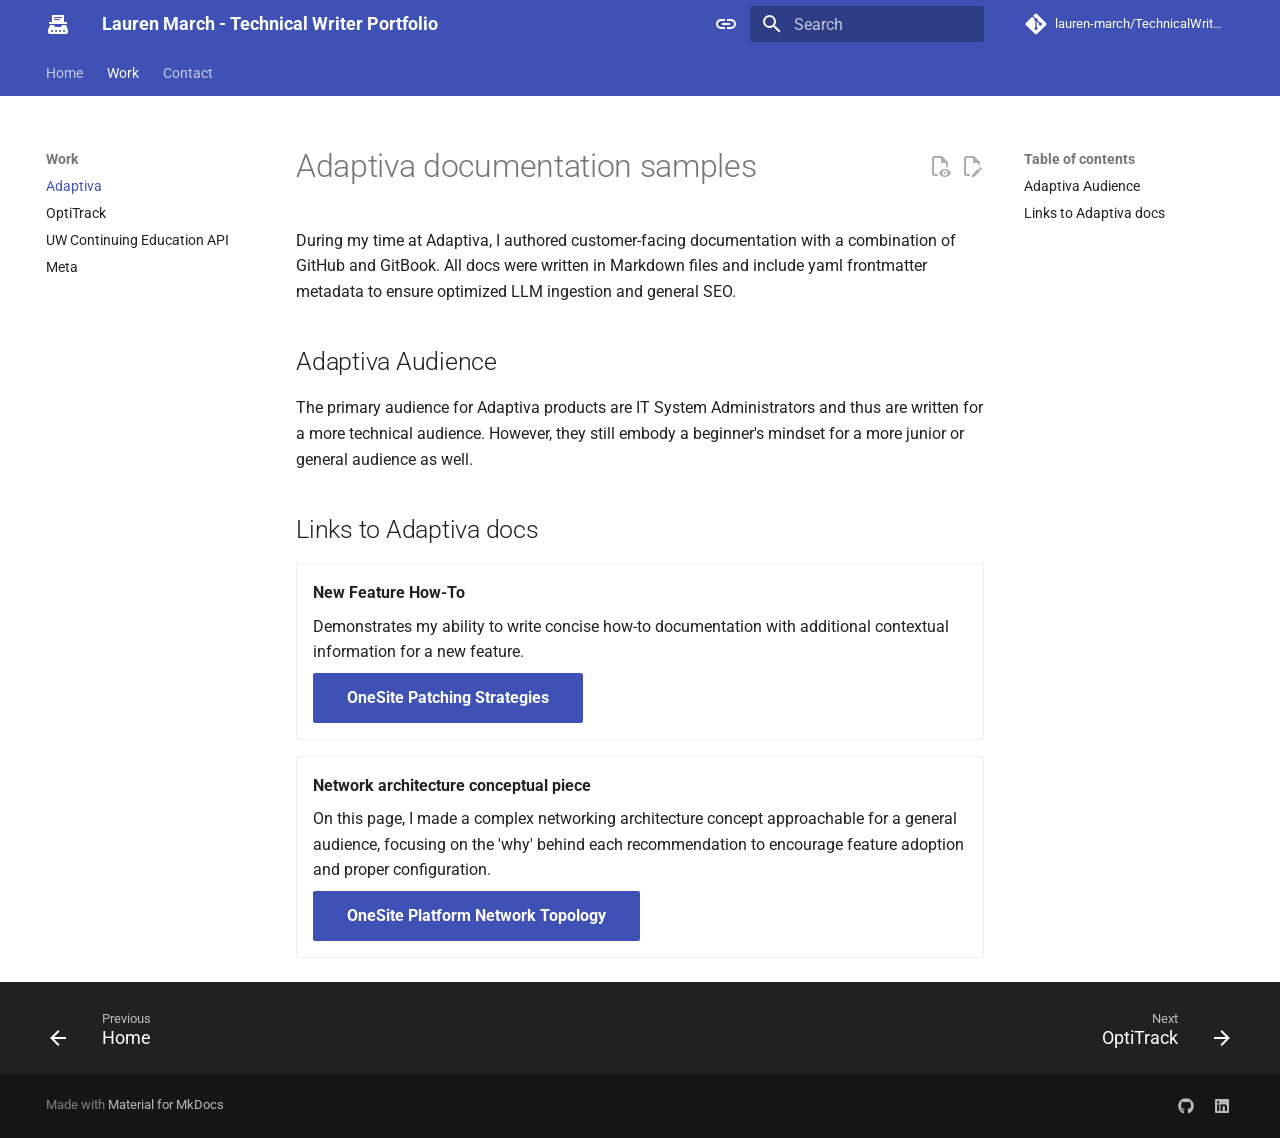
<file: work/my-work-adaptiva/index.html>
<!doctype html>
<html lang="en" class="no-js">
  <head>
    
      <meta charset="utf-8">
      <meta name="viewport" content="width=device-width,initial-scale=1">
      
        <meta name="description" content="Overview of the work I completed at Adaptiva including links to user-facing documentation I authored.">
      
      
        <meta name="author" content="Lauren March">
      
      
        <link rel="canonical" href="https://lauren-march.github.io/lauren-march-tech-writer/work/my-work-adaptiva/">
      
      
        <link rel="prev" href="../..">
      
      
        <link rel="next" href="../my-work-optitrack/">
      
      
        
      
      
      <link rel="icon" href="../../assets/images/favicon.ico">
      <meta name="generator" content="mkdocs-1.6.1, mkdocs-material-9.7.6">
    
    
      
        <title>Adaptiva documentation samples - Lauren March - Technical Writer Portfolio</title>
      
    
    
      <link rel="stylesheet" href="../../assets/stylesheets/main.484c7ddc.min.css">
      
        
        <link rel="stylesheet" href="../../assets/stylesheets/palette.ab4e12ef.min.css">
      
      


    
    
      
    
    
      
        
        
        <link rel="preconnect" href="https://fonts.gstatic.com" crossorigin>
        <link rel="stylesheet" href="https://fonts.googleapis.com/css?family=Roboto:300,300i,400,400i,700,700i%7CRoboto+Mono:400,400i,700,700i&display=fallback">
        <style>:root{--md-text-font:"Roboto";--md-code-font:"Roboto Mono"}</style>
      
    
    
      <link rel="stylesheet" href="../../stylesheets/home.css">
    
    <script>__md_scope=new URL("../..",location),__md_hash=e=>[...e].reduce(((e,_)=>(e<<5)-e+_.charCodeAt(0)),0),__md_get=(e,_=localStorage,t=__md_scope)=>JSON.parse(_.getItem(t.pathname+"."+e)),__md_set=(e,_,t=localStorage,a=__md_scope)=>{try{t.setItem(a.pathname+"."+e,JSON.stringify(_))}catch(e){}}</script>
    
      
  


  
  

<script id="__analytics">function __md_analytics(){function e(){dataLayer.push(arguments)}window.dataLayer=window.dataLayer||[],e("js",new Date),e("config",""),document.addEventListener("DOMContentLoaded",(function(){document.forms.search&&document.forms.search.query.addEventListener("blur",(function(){this.value&&e("event","search",{search_term:this.value})}));document$.subscribe((function(){var t=document.forms.feedback;if(void 0!==t)for(var a of t.querySelectorAll("[type=submit]"))a.addEventListener("click",(function(a){a.preventDefault();var n=document.location.pathname,d=this.getAttribute("data-md-value");e("event","feedback",{page:n,data:d}),t.firstElementChild.disabled=!0;var r=t.querySelector(".md-feedback__note [data-md-value='"+d+"']");r&&(r.hidden=!1)})),t.hidden=!1})),location$.subscribe((function(t){e("config","",{page_path:t.pathname})}))}));var t=document.createElement("script");t.async=!0,t.src="https://www.googletagmanager.com/gtag/js?id=",document.getElementById("__analytics").insertAdjacentElement("afterEnd",t)}</script>
  
    <script>"undefined"!=typeof __md_analytics&&__md_analytics()</script>
  

    
    
  </head>
  
  
    
    
      
    
    
    
    
    <body dir="ltr" data-md-color-scheme="default" data-md-color-primary="indigo" data-md-color-accent="indigo">
  
    
    <input class="md-toggle" data-md-toggle="drawer" type="checkbox" id="__drawer" autocomplete="off">
    <input class="md-toggle" data-md-toggle="search" type="checkbox" id="__search" autocomplete="off">
    <label class="md-overlay" for="__drawer"></label>
    <div data-md-component="skip">
      
        
        <a href="#adaptiva-documentation-samples" class="md-skip">
          Skip to content
        </a>
      
    </div>
    <div data-md-component="announce">
      
    </div>
    
    
      

<header class="md-header" data-md-component="header">
  <nav class="md-header__inner md-grid" aria-label="Header">
    <a href="../.." title="Lauren March - Technical Writer Portfolio" class="md-header__button md-logo" aria-label="Lauren March - Technical Writer Portfolio" data-md-component="logo">
      
  
  <svg xmlns="http://www.w3.org/2000/svg" viewBox="0 0 24 24"><path d="M20 13h-4c0 1.1-.9 2-2 2h-4c-1.1 0-2-.9-2-2H4l-2 5v2c0 1.1.9 2 2 2h16c1.1 0 2-.9 2-2v-2M6 20c-.89 0-1.34-1.08-.71-1.71S7 18.11 7 19c0 .55-.45 1-1 1m4 0c-.89 0-1.34-1.08-.71-1.71S11 18.11 11 19c0 .55-.45 1-1 1m4 0c-.89 0-1.34-1.08-.71-1.71S15 18.11 15 19c0 .55-.45 1-1 1m4 0c-.89 0-1.34-1.08-.71-1.71S19 18.11 19 19c0 .55-.45 1-1 1m0-10V3H6v7H3v2h18v-2M8 5h8v1H8m0 1h6v1H8"/></svg>

    </a>
    <label class="md-header__button md-icon" for="__drawer">
      
      <svg xmlns="http://www.w3.org/2000/svg" viewBox="0 0 24 24"><path d="M3 6h18v2H3zm0 5h18v2H3zm0 5h18v2H3z"/></svg>
    </label>
    <div class="md-header__title" data-md-component="header-title">
      <div class="md-header__ellipsis">
        <div class="md-header__topic">
          <span class="md-ellipsis">
            Lauren March - Technical Writer Portfolio
          </span>
        </div>
        <div class="md-header__topic" data-md-component="header-topic">
          <span class="md-ellipsis">
            
              Adaptiva documentation samples
            
          </span>
        </div>
      </div>
    </div>
    
      
        <form class="md-header__option" data-md-component="palette">
  
    
    
    
    <input class="md-option" data-md-color-media="(prefers-color-scheme)" data-md-color-scheme="default" data-md-color-primary="indigo" data-md-color-accent="indigo"  aria-label="Switch to light mode"  type="radio" name="__palette" id="__palette_0">
    
      <label class="md-header__button md-icon" title="Switch to light mode" for="__palette_1" hidden>
        <svg xmlns="http://www.w3.org/2000/svg" viewBox="0 0 24 24"><path d="M3.9 12c0-1.71 1.39-3.1 3.1-3.1h4V7H7a5 5 0 0 0-5 5 5 5 0 0 0 5 5h4v-1.9H7c-1.71 0-3.1-1.39-3.1-3.1M8 13h8v-2H8zm9-6h-4v1.9h4c1.71 0 3.1 1.39 3.1 3.1s-1.39 3.1-3.1 3.1h-4V17h4a5 5 0 0 0 5-5 5 5 0 0 0-5-5"/></svg>
      </label>
    
  
    
    
    
    <input class="md-option" data-md-color-media="(prefers-color-scheme: light)" data-md-color-scheme="default" data-md-color-primary="indigo" data-md-color-accent="indigo"  aria-label="Switch to dark mode"  type="radio" name="__palette" id="__palette_1">
    
      <label class="md-header__button md-icon" title="Switch to dark mode" for="__palette_2" hidden>
        <svg xmlns="http://www.w3.org/2000/svg" viewBox="0 0 24 24"><path d="M17 7H7a5 5 0 0 0-5 5 5 5 0 0 0 5 5h10a5 5 0 0 0 5-5 5 5 0 0 0-5-5m0 8a3 3 0 0 1-3-3 3 3 0 0 1 3-3 3 3 0 0 1 3 3 3 3 0 0 1-3 3"/></svg>
      </label>
    
  
    
    
    
    <input class="md-option" data-md-color-media="(prefers-color-scheme: dark)" data-md-color-scheme="slate" data-md-color-primary="black" data-md-color-accent="indigo"  aria-label="Switch to system preference"  type="radio" name="__palette" id="__palette_2">
    
      <label class="md-header__button md-icon" title="Switch to system preference" for="__palette_0" hidden>
        <svg xmlns="http://www.w3.org/2000/svg" viewBox="0 0 24 24"><path d="M17 7H7a5 5 0 0 0-5 5 5 5 0 0 0 5 5h10a5 5 0 0 0 5-5 5 5 0 0 0-5-5M7 15a3 3 0 0 1-3-3 3 3 0 0 1 3-3 3 3 0 0 1 3 3 3 3 0 0 1-3 3"/></svg>
      </label>
    
  
</form>
      
    
    
      <script>var palette=__md_get("__palette");if(palette&&palette.color){if("(prefers-color-scheme)"===palette.color.media){var media=matchMedia("(prefers-color-scheme: light)"),input=document.querySelector(media.matches?"[data-md-color-media='(prefers-color-scheme: light)']":"[data-md-color-media='(prefers-color-scheme: dark)']");palette.color.media=input.getAttribute("data-md-color-media"),palette.color.scheme=input.getAttribute("data-md-color-scheme"),palette.color.primary=input.getAttribute("data-md-color-primary"),palette.color.accent=input.getAttribute("data-md-color-accent")}for(var[key,value]of Object.entries(palette.color))document.body.setAttribute("data-md-color-"+key,value)}</script>
    
    
    
      
      
        <label class="md-header__button md-icon" for="__search">
          
          <svg xmlns="http://www.w3.org/2000/svg" viewBox="0 0 24 24"><path d="M9.5 3A6.5 6.5 0 0 1 16 9.5c0 1.61-.59 3.09-1.56 4.23l.27.27h.79l5 5-1.5 1.5-5-5v-.79l-.27-.27A6.52 6.52 0 0 1 9.5 16 6.5 6.5 0 0 1 3 9.5 6.5 6.5 0 0 1 9.5 3m0 2C7 5 5 7 5 9.5S7 14 9.5 14 14 12 14 9.5 12 5 9.5 5"/></svg>
        </label>
        <div class="md-search" data-md-component="search" role="dialog">
  <label class="md-search__overlay" for="__search"></label>
  <div class="md-search__inner" role="search">
    <form class="md-search__form" name="search">
      <input type="text" class="md-search__input" name="query" aria-label="Search" placeholder="Search" autocapitalize="off" autocorrect="off" autocomplete="off" spellcheck="false" data-md-component="search-query" required>
      <label class="md-search__icon md-icon" for="__search">
        
        <svg xmlns="http://www.w3.org/2000/svg" viewBox="0 0 24 24"><path d="M9.5 3A6.5 6.5 0 0 1 16 9.5c0 1.61-.59 3.09-1.56 4.23l.27.27h.79l5 5-1.5 1.5-5-5v-.79l-.27-.27A6.52 6.52 0 0 1 9.5 16 6.5 6.5 0 0 1 3 9.5 6.5 6.5 0 0 1 9.5 3m0 2C7 5 5 7 5 9.5S7 14 9.5 14 14 12 14 9.5 12 5 9.5 5"/></svg>
        
        <svg xmlns="http://www.w3.org/2000/svg" viewBox="0 0 24 24"><path d="M20 11v2H8l5.5 5.5-1.42 1.42L4.16 12l7.92-7.92L13.5 5.5 8 11z"/></svg>
      </label>
      <nav class="md-search__options" aria-label="Search">
        
          <a href="javascript:void(0)" class="md-search__icon md-icon" title="Share" aria-label="Share" data-clipboard data-clipboard-text="" data-md-component="search-share" tabindex="-1">
            
            <svg xmlns="http://www.w3.org/2000/svg" viewBox="0 0 24 24"><path d="M18 16.08c-.76 0-1.44.3-1.96.77L8.91 12.7c.05-.23.09-.46.09-.7s-.04-.47-.09-.7l7.05-4.11c.54.5 1.25.81 2.04.81a3 3 0 0 0 3-3 3 3 0 0 0-3-3 3 3 0 0 0-3 3c0 .24.04.47.09.7L8.04 9.81C7.5 9.31 6.79 9 6 9a3 3 0 0 0-3 3 3 3 0 0 0 3 3c.79 0 1.5-.31 2.04-.81l7.12 4.15c-.05.21-.08.43-.08.66 0 1.61 1.31 2.91 2.92 2.91s2.92-1.3 2.92-2.91A2.92 2.92 0 0 0 18 16.08"/></svg>
          </a>
        
        <button type="reset" class="md-search__icon md-icon" title="Clear" aria-label="Clear" tabindex="-1">
          
          <svg xmlns="http://www.w3.org/2000/svg" viewBox="0 0 24 24"><path d="M19 6.41 17.59 5 12 10.59 6.41 5 5 6.41 10.59 12 5 17.59 6.41 19 12 13.41 17.59 19 19 17.59 13.41 12z"/></svg>
        </button>
      </nav>
      
        <div class="md-search__suggest" data-md-component="search-suggest"></div>
      
    </form>
    <div class="md-search__output">
      <div class="md-search__scrollwrap" tabindex="0" data-md-scrollfix>
        <div class="md-search-result" data-md-component="search-result">
          <div class="md-search-result__meta">
            Initializing search
          </div>
          <ol class="md-search-result__list" role="presentation"></ol>
        </div>
      </div>
    </div>
  </div>
</div>
      
    
    
      <div class="md-header__source">
        <a href="https://github.com/lauren-march/TechnicalWriterPortfolio" title="Go to repository" class="md-source" data-md-component="source">
  <div class="md-source__icon md-icon">
    
    <svg xmlns="http://www.w3.org/2000/svg" viewBox="0 0 448 512"><!--! Font Awesome Free 7.1.0 by @fontawesome - https://fontawesome.com License - https://fontawesome.com/license/free (Icons: CC BY 4.0, Fonts: SIL OFL 1.1, Code: MIT License) Copyright 2025 Fonticons, Inc.--><path d="M439.6 236.1 244 40.5c-5.4-5.5-12.8-8.5-20.4-8.5s-15 3-20.4 8.4L162.5 81l51.5 51.5c27.1-9.1 52.7 16.8 43.4 43.7l49.7 49.7c34.2-11.8 61.2 31 35.5 56.7-26.5 26.5-70.2-2.9-56-37.3L240.3 199v121.9c25.3 12.5 22.3 41.8 9.1 55-6.4 6.4-15.2 10.1-24.3 10.1s-17.8-3.6-24.3-10.1c-17.6-17.6-11.1-46.9 11.2-56v-123c-20.8-8.5-24.6-30.7-18.6-45L142.6 101 8.5 235.1C3 240.6 0 247.9 0 255.5s3 15 8.5 20.4l195.6 195.7c5.4 5.4 12.7 8.4 20.4 8.4s15-3 20.4-8.4l194.7-194.7c5.4-5.4 8.4-12.8 8.4-20.4s-3-15-8.4-20.4"/></svg>
  </div>
  <div class="md-source__repository">
    lauren-march/TechnicalWriterPortfolio
  </div>
</a>
      </div>
    
  </nav>
  
</header>
    
    <div class="md-container" data-md-component="container">
      
      
        
          
            
<nav class="md-tabs" aria-label="Tabs" data-md-component="tabs">
  <div class="md-grid">
    <ul class="md-tabs__list">
      
        
  
  
  
  
    <li class="md-tabs__item">
      <a href="../.." class="md-tabs__link">
        
  
  
    
  
  Home

      </a>
    </li>
  

      
        
  
  
  
    
  
  
    
    
      <li class="md-tabs__item md-tabs__item--active">
        <a href="./" class="md-tabs__link">
          
  
  
    
  
  Work

        </a>
      </li>
    
  

      
        
  
  
  
  
    <li class="md-tabs__item">
      <a href="../../contact/contact-me/" class="md-tabs__link">
        
  
  
    
  
  Contact

      </a>
    </li>
  

      
    </ul>
  </div>
</nav>
          
        
      
      <main class="md-main" data-md-component="main">
        <div class="md-main__inner md-grid">
          
            
              
              <div class="md-sidebar md-sidebar--primary" data-md-component="sidebar" data-md-type="navigation" >
                <div class="md-sidebar__scrollwrap">
                  <div class="md-sidebar__inner">
                    


  


<nav class="md-nav md-nav--primary md-nav--lifted" aria-label="Navigation" data-md-level="0">
  <label class="md-nav__title" for="__drawer">
    <a href="../.." title="Lauren March - Technical Writer Portfolio" class="md-nav__button md-logo" aria-label="Lauren March - Technical Writer Portfolio" data-md-component="logo">
      
  
  <svg xmlns="http://www.w3.org/2000/svg" viewBox="0 0 24 24"><path d="M20 13h-4c0 1.1-.9 2-2 2h-4c-1.1 0-2-.9-2-2H4l-2 5v2c0 1.1.9 2 2 2h16c1.1 0 2-.9 2-2v-2M6 20c-.89 0-1.34-1.08-.71-1.71S7 18.11 7 19c0 .55-.45 1-1 1m4 0c-.89 0-1.34-1.08-.71-1.71S11 18.11 11 19c0 .55-.45 1-1 1m4 0c-.89 0-1.34-1.08-.71-1.71S15 18.11 15 19c0 .55-.45 1-1 1m4 0c-.89 0-1.34-1.08-.71-1.71S19 18.11 19 19c0 .55-.45 1-1 1m0-10V3H6v7H3v2h18v-2M8 5h8v1H8m0 1h6v1H8"/></svg>

    </a>
    Lauren March - Technical Writer Portfolio
  </label>
  
    <div class="md-nav__source">
      <a href="https://github.com/lauren-march/TechnicalWriterPortfolio" title="Go to repository" class="md-source" data-md-component="source">
  <div class="md-source__icon md-icon">
    
    <svg xmlns="http://www.w3.org/2000/svg" viewBox="0 0 448 512"><!--! Font Awesome Free 7.1.0 by @fontawesome - https://fontawesome.com License - https://fontawesome.com/license/free (Icons: CC BY 4.0, Fonts: SIL OFL 1.1, Code: MIT License) Copyright 2025 Fonticons, Inc.--><path d="M439.6 236.1 244 40.5c-5.4-5.5-12.8-8.5-20.4-8.5s-15 3-20.4 8.4L162.5 81l51.5 51.5c27.1-9.1 52.7 16.8 43.4 43.7l49.7 49.7c34.2-11.8 61.2 31 35.5 56.7-26.5 26.5-70.2-2.9-56-37.3L240.3 199v121.9c25.3 12.5 22.3 41.8 9.1 55-6.4 6.4-15.2 10.1-24.3 10.1s-17.8-3.6-24.3-10.1c-17.6-17.6-11.1-46.9 11.2-56v-123c-20.8-8.5-24.6-30.7-18.6-45L142.6 101 8.5 235.1C3 240.6 0 247.9 0 255.5s3 15 8.5 20.4l195.6 195.7c5.4 5.4 12.7 8.4 20.4 8.4s15-3 20.4-8.4l194.7-194.7c5.4-5.4 8.4-12.8 8.4-20.4s-3-15-8.4-20.4"/></svg>
  </div>
  <div class="md-source__repository">
    lauren-march/TechnicalWriterPortfolio
  </div>
</a>
    </div>
  
  <ul class="md-nav__list" data-md-scrollfix>
    
      
      
  
  
  
  
    <li class="md-nav__item">
      <a href="../.." class="md-nav__link">
        
  
  
  <span class="md-ellipsis">
    
  
    Home
  

    
  </span>
  
  

      </a>
    </li>
  

    
      
      
  
  
    
  
  
  
    
    
      
        
      
        
      
        
      
        
      
    
    
    
      
        
        
      
      
        
      
    
    
    <li class="md-nav__item md-nav__item--active md-nav__item--section md-nav__item--nested">
      
        
        
        <input class="md-nav__toggle md-toggle " type="checkbox" id="__nav_2" checked>
        
          
          <label class="md-nav__link" for="__nav_2" id="__nav_2_label" tabindex="">
            
  
  
  <span class="md-ellipsis">
    
  
    Work
  

    
  </span>
  
  

            <span class="md-nav__icon md-icon"></span>
          </label>
        
        <nav class="md-nav" data-md-level="1" aria-labelledby="__nav_2_label" aria-expanded="true">
          <label class="md-nav__title" for="__nav_2">
            <span class="md-nav__icon md-icon"></span>
            
  
    Work
  

          </label>
          <ul class="md-nav__list" data-md-scrollfix>
            
              
                
  
  
    
  
  
  
    <li class="md-nav__item md-nav__item--active">
      
      <input class="md-nav__toggle md-toggle" type="checkbox" id="__toc">
      
      
        
      
      
        <label class="md-nav__link md-nav__link--active" for="__toc">
          
  
  
  <span class="md-ellipsis">
    
  
    Adaptiva
  

    
  </span>
  
  

          <span class="md-nav__icon md-icon"></span>
        </label>
      
      <a href="./" class="md-nav__link md-nav__link--active">
        
  
  
  <span class="md-ellipsis">
    
  
    Adaptiva
  

    
  </span>
  
  

      </a>
      
        

<nav class="md-nav md-nav--secondary" aria-label="Table of contents">
  
  
  
    
  
  
    <label class="md-nav__title" for="__toc">
      <span class="md-nav__icon md-icon"></span>
      Table of contents
    </label>
    <ul class="md-nav__list" data-md-component="toc" data-md-scrollfix>
      
        <li class="md-nav__item">
  <a href="#adaptiva-audience" class="md-nav__link">
    <span class="md-ellipsis">
      
        Adaptiva Audience
      
    </span>
  </a>
  
</li>
      
        <li class="md-nav__item">
  <a href="#links-to-adaptiva-docs" class="md-nav__link">
    <span class="md-ellipsis">
      
        Links to Adaptiva docs
      
    </span>
  </a>
  
</li>
      
    </ul>
  
</nav>
      
    </li>
  

              
            
              
                
  
  
  
  
    <li class="md-nav__item">
      <a href="../my-work-optitrack/" class="md-nav__link">
        
  
  
  <span class="md-ellipsis">
    
  
    OptiTrack
  

    
  </span>
  
  

      </a>
    </li>
  

              
            
              
                
  
  
  
  
    <li class="md-nav__item">
      <a href="../my-work-uw-api/" class="md-nav__link">
        
  
  
  <span class="md-ellipsis">
    
  
    UW Continuing Education API
  

    
  </span>
  
  

      </a>
    </li>
  

              
            
              
                
  
  
  
  
    <li class="md-nav__item">
      <a href="../my-work-meta/" class="md-nav__link">
        
  
  
  <span class="md-ellipsis">
    
  
    Meta
  

    
  </span>
  
  

      </a>
    </li>
  

              
            
          </ul>
        </nav>
      
    </li>
  

    
      
      
  
  
  
  
    <li class="md-nav__item">
      <a href="../../contact/contact-me/" class="md-nav__link">
        
  
  
  <span class="md-ellipsis">
    
  
    Contact
  

    
  </span>
  
  

      </a>
    </li>
  

    
  </ul>
</nav>
                  </div>
                </div>
              </div>
            
            
              
              <div class="md-sidebar md-sidebar--secondary" data-md-component="sidebar" data-md-type="toc" >
                <div class="md-sidebar__scrollwrap">
                  <div class="md-sidebar__inner">
                    

<nav class="md-nav md-nav--secondary" aria-label="Table of contents">
  
  
  
    
  
  
    <label class="md-nav__title" for="__toc">
      <span class="md-nav__icon md-icon"></span>
      Table of contents
    </label>
    <ul class="md-nav__list" data-md-component="toc" data-md-scrollfix>
      
        <li class="md-nav__item">
  <a href="#adaptiva-audience" class="md-nav__link">
    <span class="md-ellipsis">
      
        Adaptiva Audience
      
    </span>
  </a>
  
</li>
      
        <li class="md-nav__item">
  <a href="#links-to-adaptiva-docs" class="md-nav__link">
    <span class="md-ellipsis">
      
        Links to Adaptiva docs
      
    </span>
  </a>
  
</li>
      
    </ul>
  
</nav>
                  </div>
                </div>
              </div>
            
          
          
            <div class="md-content" data-md-component="content">
              
              <article class="md-content__inner md-typeset">
                
                  


  
    <a href="https://github.com/lauren-march/TechnicalWriterPortfolio/edit/master/docs/work/my-work-adaptiva.md" title="Edit this page" class="md-content__button md-icon" rel="edit">
      
      <svg xmlns="http://www.w3.org/2000/svg" viewBox="0 0 24 24"><path d="M10 20H6V4h7v5h5v3.1l2-2V8l-6-6H6c-1.1 0-2 .9-2 2v16c0 1.1.9 2 2 2h4zm10.2-7c.1 0 .3.1.4.2l1.3 1.3c.2.2.2.6 0 .8l-1 1-2.1-2.1 1-1c.1-.1.2-.2.4-.2m0 3.9L14.1 23H12v-2.1l6.1-6.1z"/></svg>
    </a>
  
  
    
      
    
    <a href="https://github.com/lauren-march/TechnicalWriterPortfolio/raw/master/docs/work/my-work-adaptiva.md" title="View source of this page" class="md-content__button md-icon">
      
      <svg xmlns="http://www.w3.org/2000/svg" viewBox="0 0 24 24"><path d="M17 18c.56 0 1 .44 1 1s-.44 1-1 1-1-.44-1-1 .44-1 1-1m0-3c-2.73 0-5.06 1.66-6 4 .94 2.34 3.27 4 6 4s5.06-1.66 6-4c-.94-2.34-3.27-4-6-4m0 6.5a2.5 2.5 0 0 1-2.5-2.5 2.5 2.5 0 0 1 2.5-2.5 2.5 2.5 0 0 1 2.5 2.5 2.5 2.5 0 0 1-2.5 2.5M9.27 20H6V4h7v5h5v4.07c.7.08 1.36.25 2 .49V8l-6-6H6a2 2 0 0 0-2 2v16a2 2 0 0 0 2 2h4.5a8.2 8.2 0 0 1-1.23-2"/></svg>
    </a>
  


<h1 id="adaptiva-documentation-samples">Adaptiva documentation samples</h1>
<p>During my time at Adaptiva, I authored customer-facing documentation with a combination of GitHub and GitBook. All docs were written in Markdown files and include yaml frontmatter metadata to ensure optimized LLM ingestion and general SEO.</p>
<h2 id="adaptiva-audience">Adaptiva Audience</h2>
<p>The primary audience for Adaptiva products are IT System Administrators and thus are written for a more technical audience. However, they still embody a beginner's mindset for a more junior or general audience as well.</p>
<h2 id="links-to-adaptiva-docs">Links to Adaptiva docs</h2>
<div class="grid cards">
<ul>
<li>
<p><strong>New Feature How-To</strong></p>
<p>Demonstrates my ability to write concise how-to documentation with additional contextual information for a new feature. </p>
<p><a class="md-button md-button--primary" href="https://docs.adaptiva.com/patch/get-started/strategies-v2">OneSite Patching Strategies</a></p>
</li>
</ul>
</div>
<div class="grid cards">
<ul>
<li>
<p><strong>Network architecture conceptual piece</strong></p>
<p>On this page, I made a complex networking architecture concept approachable for a general audience, focusing on the 'why' behind each recommendation to encourage feature adoption and proper configuration.</p>
<p><a class="md-button md-button--primary" href="https://docs.adaptiva.com/platform-guide/platform-management/network-topology">OneSite Platform Network Topology</a></p>
</li>
</ul>
</div>







  
  



  




                
              </article>
            </div>
          
          
<script>var target=document.getElementById(location.hash.slice(1));target&&target.name&&(target.checked=target.name.startsWith("__tabbed_"))</script>
        </div>
        
          <button type="button" class="md-top md-icon" data-md-component="top" hidden>
  
  <svg xmlns="http://www.w3.org/2000/svg" viewBox="0 0 24 24"><path d="M13 20h-2V8l-5.5 5.5-1.42-1.42L12 4.16l7.92 7.92-1.42 1.42L13 8z"/></svg>
  Back to top
</button>
        
      </main>
      
        <footer class="md-footer">
  
    
      
      <nav class="md-footer__inner md-grid" aria-label="Footer" >
        
          
          <a href="../.." class="md-footer__link md-footer__link--prev" aria-label="Previous: Home">
            <div class="md-footer__button md-icon">
              
              <svg xmlns="http://www.w3.org/2000/svg" viewBox="0 0 24 24"><path d="M20 11v2H8l5.5 5.5-1.42 1.42L4.16 12l7.92-7.92L13.5 5.5 8 11z"/></svg>
            </div>
            <div class="md-footer__title">
              <span class="md-footer__direction">
                Previous
              </span>
              <div class="md-ellipsis">
                Home
              </div>
            </div>
          </a>
        
        
          
          <a href="../my-work-optitrack/" class="md-footer__link md-footer__link--next" aria-label="Next: OptiTrack">
            <div class="md-footer__title">
              <span class="md-footer__direction">
                Next
              </span>
              <div class="md-ellipsis">
                OptiTrack
              </div>
            </div>
            <div class="md-footer__button md-icon">
              
              <svg xmlns="http://www.w3.org/2000/svg" viewBox="0 0 24 24"><path d="M4 11v2h12l-5.5 5.5 1.42 1.42L19.84 12l-7.92-7.92L10.5 5.5 16 11z"/></svg>
            </div>
          </a>
        
      </nav>
    
  
  <div class="md-footer-meta md-typeset">
    <div class="md-footer-meta__inner md-grid">
      <div class="md-copyright">
  
  
    Made with
    <a href="https://squidfunk.github.io/mkdocs-material/" target="_blank" rel="noopener">
      Material for MkDocs
    </a>
  
</div>
      
        
<div class="md-social">
  
    
    
    
    
      
      
    
    <a href="https://github.com/lauren-march" target="_blank" rel="noopener" title="github.com" class="md-social__link">
      <svg xmlns="http://www.w3.org/2000/svg" viewBox="0 0 512 512"><!--! Font Awesome Free 7.1.0 by @fontawesome - https://fontawesome.com License - https://fontawesome.com/license/free (Icons: CC BY 4.0, Fonts: SIL OFL 1.1, Code: MIT License) Copyright 2025 Fonticons, Inc.--><path d="M173.9 397.4c0 2-2.3 3.6-5.2 3.6-3.3.3-5.6-1.3-5.6-3.6 0-2 2.3-3.6 5.2-3.6 3-.3 5.6 1.3 5.6 3.6m-31.1-4.5c-.7 2 1.3 4.3 4.3 4.9 2.6 1 5.6 0 6.2-2s-1.3-4.3-4.3-5.2c-2.6-.7-5.5.3-6.2 2.3m44.2-1.7c-2.9.7-4.9 2.6-4.6 4.9.3 2 2.9 3.3 5.9 2.6 2.9-.7 4.9-2.6 4.6-4.6-.3-1.9-3-3.2-5.9-2.9M252.8 8C114.1 8 8 113.3 8 252c0 110.9 69.8 205.8 169.5 239.2 12.8 2.3 17.3-5.6 17.3-12.1 0-6.2-.3-40.4-.3-61.4 0 0-70 15-84.7-29.8 0 0-11.4-29.1-27.8-36.6 0 0-22.9-15.7 1.6-15.4 0 0 24.9 2 38.6 25.8 21.9 38.6 58.6 27.5 72.9 20.9 2.3-16 8.8-27.1 16-33.7-55.9-6.2-112.3-14.3-112.3-110.5 0-27.5 7.6-41.3 23.6-58.9-2.6-6.5-11.1-33.3 2.6-67.9 20.9-6.5 69 27 69 27 20-5.6 41.5-8.5 62.8-8.5s42.8 2.9 62.8 8.5c0 0 48.1-33.6 69-27 13.7 34.7 5.2 61.4 2.6 67.9 16 17.7 25.8 31.5 25.8 58.9 0 96.5-58.9 104.2-114.8 110.5 9.2 7.9 17 22.9 17 46.4 0 33.7-.3 75.4-.3 83.6 0 6.5 4.6 14.4 17.3 12.1C436.2 457.8 504 362.9 504 252 504 113.3 391.5 8 252.8 8M105.2 352.9c-1.3 1-1 3.3.7 5.2 1.6 1.6 3.9 2.3 5.2 1 1.3-1 1-3.3-.7-5.2-1.6-1.6-3.9-2.3-5.2-1m-10.8-8.1c-.7 1.3.3 2.9 2.3 3.9 1.6 1 3.6.7 4.3-.7.7-1.3-.3-2.9-2.3-3.9-2-.6-3.6-.3-4.3.7m32.4 35.6c-1.6 1.3-1 4.3 1.3 6.2 2.3 2.3 5.2 2.6 6.5 1 1.3-1.3.7-4.3-1.3-6.2-2.2-2.3-5.2-2.6-6.5-1m-11.4-14.7c-1.6 1-1.6 3.6 0 5.9s4.3 3.3 5.6 2.3c1.6-1.3 1.6-3.9 0-6.2-1.4-2.3-4-3.3-5.6-2"/></svg>
    </a>
  
    
    
    
    
      
      
    
    <a href="https://www.linkedin.com/in/lauren-march509/" target="_blank" rel="noopener" title="www.linkedin.com" class="md-social__link">
      <svg xmlns="http://www.w3.org/2000/svg" viewBox="0 0 448 512"><!--! Font Awesome Free 7.1.0 by @fontawesome - https://fontawesome.com License - https://fontawesome.com/license/free (Icons: CC BY 4.0, Fonts: SIL OFL 1.1, Code: MIT License) Copyright 2025 Fonticons, Inc.--><path d="M416 32H31.9C14.3 32 0 46.5 0 64.3v383.4C0 465.5 14.3 480 31.9 480H416c17.6 0 32-14.5 32-32.3V64.3c0-17.8-14.4-32.3-32-32.3M135.4 416H69V202.2h66.5V416zM102.2 96a38.5 38.5 0 1 1 0 77 38.5 38.5 0 1 1 0-77m282.1 320h-66.4V312c0-24.8-.5-56.7-34.5-56.7-34.6 0-39.9 27-39.9 54.9V416h-66.4V202.2h63.7v29.2h.9c8.9-16.8 30.6-34.5 62.9-34.5 67.2 0 79.7 44.3 79.7 101.9z"/></svg>
    </a>
  
</div>
      
    </div>
  </div>
</footer>
      
    </div>
    <div class="md-dialog" data-md-component="dialog">
      <div class="md-dialog__inner md-typeset"></div>
    </div>
    
    
    
      
      
      <script id="__config" type="application/json">{"annotate": null, "base": "../..", "features": ["content.action.edit", "content.action.view", "content.code.annotate", "content.code.copy", "content.tooltips", "navigation.footer", "navigation.indexes", "navigation.sections", "navigation.tabs", "navigation.top", "navigation.tracking", "search.highlight", "search.share", "search.suggest", "toc.follow"], "search": "../../assets/javascripts/workers/search.2c215733.min.js", "tags": null, "translations": {"clipboard.copied": "Copied to clipboard", "clipboard.copy": "Copy to clipboard", "search.result.more.one": "1 more on this page", "search.result.more.other": "# more on this page", "search.result.none": "No matching documents", "search.result.one": "1 matching document", "search.result.other": "# matching documents", "search.result.placeholder": "Type to start searching", "search.result.term.missing": "Missing", "select.version": "Select version"}, "version": null}</script>
    
    
      <script src="../../assets/javascripts/bundle.79ae519e.min.js"></script>
      
    
  </body>
</html>
</file>
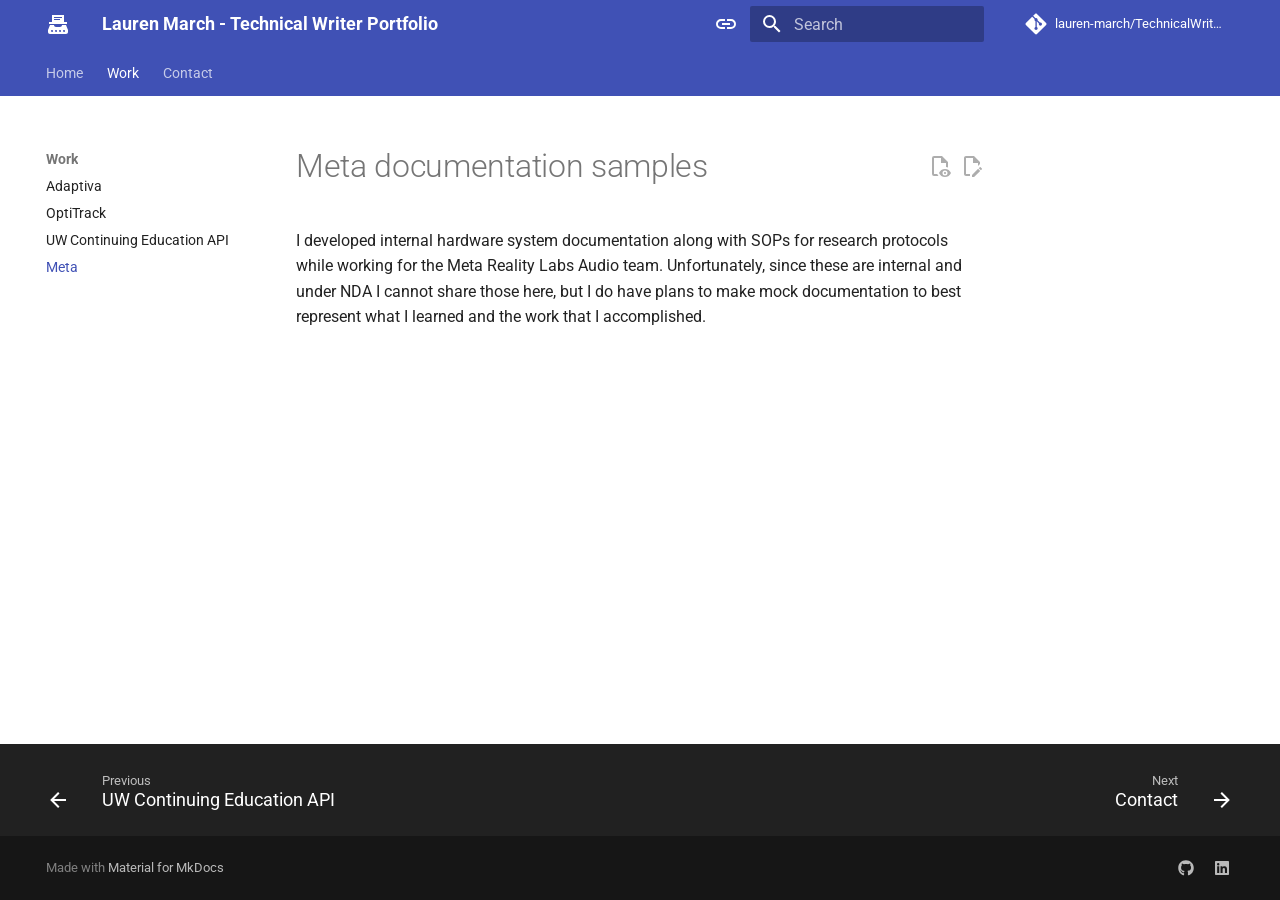
<file: work/my-work-meta/index.html>
<!doctype html>
<html lang="en" class="no-js">
  <head>
    
      <meta charset="utf-8">
      <meta name="viewport" content="width=device-width,initial-scale=1">
      
        <meta name="description" content="Overview of the work I completed at Meta.">
      
      
        <meta name="author" content="Lauren March">
      
      
        <link rel="canonical" href="https://lauren-march.github.io/lauren-march-tech-writer/work/my-work-meta/">
      
      
        <link rel="prev" href="../my-work-uw-api/">
      
      
        <link rel="next" href="../../contact/contact-me/">
      
      
        
      
      
      <link rel="icon" href="../../assets/images/favicon.ico">
      <meta name="generator" content="mkdocs-1.6.1, mkdocs-material-9.7.6">
    
    
      
        <title>Meta documentation samples - Lauren March - Technical Writer Portfolio</title>
      
    
    
      <link rel="stylesheet" href="../../assets/stylesheets/main.484c7ddc.min.css">
      
        
        <link rel="stylesheet" href="../../assets/stylesheets/palette.ab4e12ef.min.css">
      
      


    
    
      
    
    
      
        
        
        <link rel="preconnect" href="https://fonts.gstatic.com" crossorigin>
        <link rel="stylesheet" href="https://fonts.googleapis.com/css?family=Roboto:300,300i,400,400i,700,700i%7CRoboto+Mono:400,400i,700,700i&display=fallback">
        <style>:root{--md-text-font:"Roboto";--md-code-font:"Roboto Mono"}</style>
      
    
    
      <link rel="stylesheet" href="../../stylesheets/home.css">
    
    <script>__md_scope=new URL("../..",location),__md_hash=e=>[...e].reduce(((e,_)=>(e<<5)-e+_.charCodeAt(0)),0),__md_get=(e,_=localStorage,t=__md_scope)=>JSON.parse(_.getItem(t.pathname+"."+e)),__md_set=(e,_,t=localStorage,a=__md_scope)=>{try{t.setItem(a.pathname+"."+e,JSON.stringify(_))}catch(e){}}</script>
    
      
  


  
  

<script id="__analytics">function __md_analytics(){function e(){dataLayer.push(arguments)}window.dataLayer=window.dataLayer||[],e("js",new Date),e("config",""),document.addEventListener("DOMContentLoaded",(function(){document.forms.search&&document.forms.search.query.addEventListener("blur",(function(){this.value&&e("event","search",{search_term:this.value})}));document$.subscribe((function(){var t=document.forms.feedback;if(void 0!==t)for(var a of t.querySelectorAll("[type=submit]"))a.addEventListener("click",(function(a){a.preventDefault();var n=document.location.pathname,d=this.getAttribute("data-md-value");e("event","feedback",{page:n,data:d}),t.firstElementChild.disabled=!0;var r=t.querySelector(".md-feedback__note [data-md-value='"+d+"']");r&&(r.hidden=!1)})),t.hidden=!1})),location$.subscribe((function(t){e("config","",{page_path:t.pathname})}))}));var t=document.createElement("script");t.async=!0,t.src="https://www.googletagmanager.com/gtag/js?id=",document.getElementById("__analytics").insertAdjacentElement("afterEnd",t)}</script>
  
    <script>"undefined"!=typeof __md_analytics&&__md_analytics()</script>
  

    
    
  </head>
  
  
    
    
      
    
    
    
    
    <body dir="ltr" data-md-color-scheme="default" data-md-color-primary="indigo" data-md-color-accent="indigo">
  
    
    <input class="md-toggle" data-md-toggle="drawer" type="checkbox" id="__drawer" autocomplete="off">
    <input class="md-toggle" data-md-toggle="search" type="checkbox" id="__search" autocomplete="off">
    <label class="md-overlay" for="__drawer"></label>
    <div data-md-component="skip">
      
        
        <a href="#meta-documentation-samples" class="md-skip">
          Skip to content
        </a>
      
    </div>
    <div data-md-component="announce">
      
    </div>
    
    
      

<header class="md-header" data-md-component="header">
  <nav class="md-header__inner md-grid" aria-label="Header">
    <a href="../.." title="Lauren March - Technical Writer Portfolio" class="md-header__button md-logo" aria-label="Lauren March - Technical Writer Portfolio" data-md-component="logo">
      
  
  <svg xmlns="http://www.w3.org/2000/svg" viewBox="0 0 24 24"><path d="M20 13h-4c0 1.1-.9 2-2 2h-4c-1.1 0-2-.9-2-2H4l-2 5v2c0 1.1.9 2 2 2h16c1.1 0 2-.9 2-2v-2M6 20c-.89 0-1.34-1.08-.71-1.71S7 18.11 7 19c0 .55-.45 1-1 1m4 0c-.89 0-1.34-1.08-.71-1.71S11 18.11 11 19c0 .55-.45 1-1 1m4 0c-.89 0-1.34-1.08-.71-1.71S15 18.11 15 19c0 .55-.45 1-1 1m4 0c-.89 0-1.34-1.08-.71-1.71S19 18.11 19 19c0 .55-.45 1-1 1m0-10V3H6v7H3v2h18v-2M8 5h8v1H8m0 1h6v1H8"/></svg>

    </a>
    <label class="md-header__button md-icon" for="__drawer">
      
      <svg xmlns="http://www.w3.org/2000/svg" viewBox="0 0 24 24"><path d="M3 6h18v2H3zm0 5h18v2H3zm0 5h18v2H3z"/></svg>
    </label>
    <div class="md-header__title" data-md-component="header-title">
      <div class="md-header__ellipsis">
        <div class="md-header__topic">
          <span class="md-ellipsis">
            Lauren March - Technical Writer Portfolio
          </span>
        </div>
        <div class="md-header__topic" data-md-component="header-topic">
          <span class="md-ellipsis">
            
              Meta documentation samples
            
          </span>
        </div>
      </div>
    </div>
    
      
        <form class="md-header__option" data-md-component="palette">
  
    
    
    
    <input class="md-option" data-md-color-media="(prefers-color-scheme)" data-md-color-scheme="default" data-md-color-primary="indigo" data-md-color-accent="indigo"  aria-label="Switch to light mode"  type="radio" name="__palette" id="__palette_0">
    
      <label class="md-header__button md-icon" title="Switch to light mode" for="__palette_1" hidden>
        <svg xmlns="http://www.w3.org/2000/svg" viewBox="0 0 24 24"><path d="M3.9 12c0-1.71 1.39-3.1 3.1-3.1h4V7H7a5 5 0 0 0-5 5 5 5 0 0 0 5 5h4v-1.9H7c-1.71 0-3.1-1.39-3.1-3.1M8 13h8v-2H8zm9-6h-4v1.9h4c1.71 0 3.1 1.39 3.1 3.1s-1.39 3.1-3.1 3.1h-4V17h4a5 5 0 0 0 5-5 5 5 0 0 0-5-5"/></svg>
      </label>
    
  
    
    
    
    <input class="md-option" data-md-color-media="(prefers-color-scheme: light)" data-md-color-scheme="default" data-md-color-primary="indigo" data-md-color-accent="indigo"  aria-label="Switch to dark mode"  type="radio" name="__palette" id="__palette_1">
    
      <label class="md-header__button md-icon" title="Switch to dark mode" for="__palette_2" hidden>
        <svg xmlns="http://www.w3.org/2000/svg" viewBox="0 0 24 24"><path d="M17 7H7a5 5 0 0 0-5 5 5 5 0 0 0 5 5h10a5 5 0 0 0 5-5 5 5 0 0 0-5-5m0 8a3 3 0 0 1-3-3 3 3 0 0 1 3-3 3 3 0 0 1 3 3 3 3 0 0 1-3 3"/></svg>
      </label>
    
  
    
    
    
    <input class="md-option" data-md-color-media="(prefers-color-scheme: dark)" data-md-color-scheme="slate" data-md-color-primary="black" data-md-color-accent="indigo"  aria-label="Switch to system preference"  type="radio" name="__palette" id="__palette_2">
    
      <label class="md-header__button md-icon" title="Switch to system preference" for="__palette_0" hidden>
        <svg xmlns="http://www.w3.org/2000/svg" viewBox="0 0 24 24"><path d="M17 7H7a5 5 0 0 0-5 5 5 5 0 0 0 5 5h10a5 5 0 0 0 5-5 5 5 0 0 0-5-5M7 15a3 3 0 0 1-3-3 3 3 0 0 1 3-3 3 3 0 0 1 3 3 3 3 0 0 1-3 3"/></svg>
      </label>
    
  
</form>
      
    
    
      <script>var palette=__md_get("__palette");if(palette&&palette.color){if("(prefers-color-scheme)"===palette.color.media){var media=matchMedia("(prefers-color-scheme: light)"),input=document.querySelector(media.matches?"[data-md-color-media='(prefers-color-scheme: light)']":"[data-md-color-media='(prefers-color-scheme: dark)']");palette.color.media=input.getAttribute("data-md-color-media"),palette.color.scheme=input.getAttribute("data-md-color-scheme"),palette.color.primary=input.getAttribute("data-md-color-primary"),palette.color.accent=input.getAttribute("data-md-color-accent")}for(var[key,value]of Object.entries(palette.color))document.body.setAttribute("data-md-color-"+key,value)}</script>
    
    
    
      
      
        <label class="md-header__button md-icon" for="__search">
          
          <svg xmlns="http://www.w3.org/2000/svg" viewBox="0 0 24 24"><path d="M9.5 3A6.5 6.5 0 0 1 16 9.5c0 1.61-.59 3.09-1.56 4.23l.27.27h.79l5 5-1.5 1.5-5-5v-.79l-.27-.27A6.52 6.52 0 0 1 9.5 16 6.5 6.5 0 0 1 3 9.5 6.5 6.5 0 0 1 9.5 3m0 2C7 5 5 7 5 9.5S7 14 9.5 14 14 12 14 9.5 12 5 9.5 5"/></svg>
        </label>
        <div class="md-search" data-md-component="search" role="dialog">
  <label class="md-search__overlay" for="__search"></label>
  <div class="md-search__inner" role="search">
    <form class="md-search__form" name="search">
      <input type="text" class="md-search__input" name="query" aria-label="Search" placeholder="Search" autocapitalize="off" autocorrect="off" autocomplete="off" spellcheck="false" data-md-component="search-query" required>
      <label class="md-search__icon md-icon" for="__search">
        
        <svg xmlns="http://www.w3.org/2000/svg" viewBox="0 0 24 24"><path d="M9.5 3A6.5 6.5 0 0 1 16 9.5c0 1.61-.59 3.09-1.56 4.23l.27.27h.79l5 5-1.5 1.5-5-5v-.79l-.27-.27A6.52 6.52 0 0 1 9.5 16 6.5 6.5 0 0 1 3 9.5 6.5 6.5 0 0 1 9.5 3m0 2C7 5 5 7 5 9.5S7 14 9.5 14 14 12 14 9.5 12 5 9.5 5"/></svg>
        
        <svg xmlns="http://www.w3.org/2000/svg" viewBox="0 0 24 24"><path d="M20 11v2H8l5.5 5.5-1.42 1.42L4.16 12l7.92-7.92L13.5 5.5 8 11z"/></svg>
      </label>
      <nav class="md-search__options" aria-label="Search">
        
          <a href="javascript:void(0)" class="md-search__icon md-icon" title="Share" aria-label="Share" data-clipboard data-clipboard-text="" data-md-component="search-share" tabindex="-1">
            
            <svg xmlns="http://www.w3.org/2000/svg" viewBox="0 0 24 24"><path d="M18 16.08c-.76 0-1.44.3-1.96.77L8.91 12.7c.05-.23.09-.46.09-.7s-.04-.47-.09-.7l7.05-4.11c.54.5 1.25.81 2.04.81a3 3 0 0 0 3-3 3 3 0 0 0-3-3 3 3 0 0 0-3 3c0 .24.04.47.09.7L8.04 9.81C7.5 9.31 6.79 9 6 9a3 3 0 0 0-3 3 3 3 0 0 0 3 3c.79 0 1.5-.31 2.04-.81l7.12 4.15c-.05.21-.08.43-.08.66 0 1.61 1.31 2.91 2.92 2.91s2.92-1.3 2.92-2.91A2.92 2.92 0 0 0 18 16.08"/></svg>
          </a>
        
        <button type="reset" class="md-search__icon md-icon" title="Clear" aria-label="Clear" tabindex="-1">
          
          <svg xmlns="http://www.w3.org/2000/svg" viewBox="0 0 24 24"><path d="M19 6.41 17.59 5 12 10.59 6.41 5 5 6.41 10.59 12 5 17.59 6.41 19 12 13.41 17.59 19 19 17.59 13.41 12z"/></svg>
        </button>
      </nav>
      
        <div class="md-search__suggest" data-md-component="search-suggest"></div>
      
    </form>
    <div class="md-search__output">
      <div class="md-search__scrollwrap" tabindex="0" data-md-scrollfix>
        <div class="md-search-result" data-md-component="search-result">
          <div class="md-search-result__meta">
            Initializing search
          </div>
          <ol class="md-search-result__list" role="presentation"></ol>
        </div>
      </div>
    </div>
  </div>
</div>
      
    
    
      <div class="md-header__source">
        <a href="https://github.com/lauren-march/TechnicalWriterPortfolio" title="Go to repository" class="md-source" data-md-component="source">
  <div class="md-source__icon md-icon">
    
    <svg xmlns="http://www.w3.org/2000/svg" viewBox="0 0 448 512"><!--! Font Awesome Free 7.1.0 by @fontawesome - https://fontawesome.com License - https://fontawesome.com/license/free (Icons: CC BY 4.0, Fonts: SIL OFL 1.1, Code: MIT License) Copyright 2025 Fonticons, Inc.--><path d="M439.6 236.1 244 40.5c-5.4-5.5-12.8-8.5-20.4-8.5s-15 3-20.4 8.4L162.5 81l51.5 51.5c27.1-9.1 52.7 16.8 43.4 43.7l49.7 49.7c34.2-11.8 61.2 31 35.5 56.7-26.5 26.5-70.2-2.9-56-37.3L240.3 199v121.9c25.3 12.5 22.3 41.8 9.1 55-6.4 6.4-15.2 10.1-24.3 10.1s-17.8-3.6-24.3-10.1c-17.6-17.6-11.1-46.9 11.2-56v-123c-20.8-8.5-24.6-30.7-18.6-45L142.6 101 8.5 235.1C3 240.6 0 247.9 0 255.5s3 15 8.5 20.4l195.6 195.7c5.4 5.4 12.7 8.4 20.4 8.4s15-3 20.4-8.4l194.7-194.7c5.4-5.4 8.4-12.8 8.4-20.4s-3-15-8.4-20.4"/></svg>
  </div>
  <div class="md-source__repository">
    lauren-march/TechnicalWriterPortfolio
  </div>
</a>
      </div>
    
  </nav>
  
</header>
    
    <div class="md-container" data-md-component="container">
      
      
        
          
            
<nav class="md-tabs" aria-label="Tabs" data-md-component="tabs">
  <div class="md-grid">
    <ul class="md-tabs__list">
      
        
  
  
  
  
    <li class="md-tabs__item">
      <a href="../.." class="md-tabs__link">
        
  
  
    
  
  Home

      </a>
    </li>
  

      
        
  
  
  
    
  
  
    
    
      <li class="md-tabs__item md-tabs__item--active">
        <a href="../my-work-adaptiva/" class="md-tabs__link">
          
  
  
    
  
  Work

        </a>
      </li>
    
  

      
        
  
  
  
  
    <li class="md-tabs__item">
      <a href="../../contact/contact-me/" class="md-tabs__link">
        
  
  
    
  
  Contact

      </a>
    </li>
  

      
    </ul>
  </div>
</nav>
          
        
      
      <main class="md-main" data-md-component="main">
        <div class="md-main__inner md-grid">
          
            
              
              <div class="md-sidebar md-sidebar--primary" data-md-component="sidebar" data-md-type="navigation" >
                <div class="md-sidebar__scrollwrap">
                  <div class="md-sidebar__inner">
                    


  


<nav class="md-nav md-nav--primary md-nav--lifted" aria-label="Navigation" data-md-level="0">
  <label class="md-nav__title" for="__drawer">
    <a href="../.." title="Lauren March - Technical Writer Portfolio" class="md-nav__button md-logo" aria-label="Lauren March - Technical Writer Portfolio" data-md-component="logo">
      
  
  <svg xmlns="http://www.w3.org/2000/svg" viewBox="0 0 24 24"><path d="M20 13h-4c0 1.1-.9 2-2 2h-4c-1.1 0-2-.9-2-2H4l-2 5v2c0 1.1.9 2 2 2h16c1.1 0 2-.9 2-2v-2M6 20c-.89 0-1.34-1.08-.71-1.71S7 18.11 7 19c0 .55-.45 1-1 1m4 0c-.89 0-1.34-1.08-.71-1.71S11 18.11 11 19c0 .55-.45 1-1 1m4 0c-.89 0-1.34-1.08-.71-1.71S15 18.11 15 19c0 .55-.45 1-1 1m4 0c-.89 0-1.34-1.08-.71-1.71S19 18.11 19 19c0 .55-.45 1-1 1m0-10V3H6v7H3v2h18v-2M8 5h8v1H8m0 1h6v1H8"/></svg>

    </a>
    Lauren March - Technical Writer Portfolio
  </label>
  
    <div class="md-nav__source">
      <a href="https://github.com/lauren-march/TechnicalWriterPortfolio" title="Go to repository" class="md-source" data-md-component="source">
  <div class="md-source__icon md-icon">
    
    <svg xmlns="http://www.w3.org/2000/svg" viewBox="0 0 448 512"><!--! Font Awesome Free 7.1.0 by @fontawesome - https://fontawesome.com License - https://fontawesome.com/license/free (Icons: CC BY 4.0, Fonts: SIL OFL 1.1, Code: MIT License) Copyright 2025 Fonticons, Inc.--><path d="M439.6 236.1 244 40.5c-5.4-5.5-12.8-8.5-20.4-8.5s-15 3-20.4 8.4L162.5 81l51.5 51.5c27.1-9.1 52.7 16.8 43.4 43.7l49.7 49.7c34.2-11.8 61.2 31 35.5 56.7-26.5 26.5-70.2-2.9-56-37.3L240.3 199v121.9c25.3 12.5 22.3 41.8 9.1 55-6.4 6.4-15.2 10.1-24.3 10.1s-17.8-3.6-24.3-10.1c-17.6-17.6-11.1-46.9 11.2-56v-123c-20.8-8.5-24.6-30.7-18.6-45L142.6 101 8.5 235.1C3 240.6 0 247.9 0 255.5s3 15 8.5 20.4l195.6 195.7c5.4 5.4 12.7 8.4 20.4 8.4s15-3 20.4-8.4l194.7-194.7c5.4-5.4 8.4-12.8 8.4-20.4s-3-15-8.4-20.4"/></svg>
  </div>
  <div class="md-source__repository">
    lauren-march/TechnicalWriterPortfolio
  </div>
</a>
    </div>
  
  <ul class="md-nav__list" data-md-scrollfix>
    
      
      
  
  
  
  
    <li class="md-nav__item">
      <a href="../.." class="md-nav__link">
        
  
  
  <span class="md-ellipsis">
    
  
    Home
  

    
  </span>
  
  

      </a>
    </li>
  

    
      
      
  
  
    
  
  
  
    
    
      
        
      
        
      
        
      
        
      
    
    
    
      
        
        
      
      
        
      
    
    
    <li class="md-nav__item md-nav__item--active md-nav__item--section md-nav__item--nested">
      
        
        
        <input class="md-nav__toggle md-toggle " type="checkbox" id="__nav_2" checked>
        
          
          <label class="md-nav__link" for="__nav_2" id="__nav_2_label" tabindex="">
            
  
  
  <span class="md-ellipsis">
    
  
    Work
  

    
  </span>
  
  

            <span class="md-nav__icon md-icon"></span>
          </label>
        
        <nav class="md-nav" data-md-level="1" aria-labelledby="__nav_2_label" aria-expanded="true">
          <label class="md-nav__title" for="__nav_2">
            <span class="md-nav__icon md-icon"></span>
            
  
    Work
  

          </label>
          <ul class="md-nav__list" data-md-scrollfix>
            
              
                
  
  
  
  
    <li class="md-nav__item">
      <a href="../my-work-adaptiva/" class="md-nav__link">
        
  
  
  <span class="md-ellipsis">
    
  
    Adaptiva
  

    
  </span>
  
  

      </a>
    </li>
  

              
            
              
                
  
  
  
  
    <li class="md-nav__item">
      <a href="../my-work-optitrack/" class="md-nav__link">
        
  
  
  <span class="md-ellipsis">
    
  
    OptiTrack
  

    
  </span>
  
  

      </a>
    </li>
  

              
            
              
                
  
  
  
  
    <li class="md-nav__item">
      <a href="../my-work-uw-api/" class="md-nav__link">
        
  
  
  <span class="md-ellipsis">
    
  
    UW Continuing Education API
  

    
  </span>
  
  

      </a>
    </li>
  

              
            
              
                
  
  
    
  
  
  
    <li class="md-nav__item md-nav__item--active">
      
      <input class="md-nav__toggle md-toggle" type="checkbox" id="__toc">
      
      
        
      
      
      <a href="./" class="md-nav__link md-nav__link--active">
        
  
  
  <span class="md-ellipsis">
    
  
    Meta
  

    
  </span>
  
  

      </a>
      
    </li>
  

              
            
          </ul>
        </nav>
      
    </li>
  

    
      
      
  
  
  
  
    <li class="md-nav__item">
      <a href="../../contact/contact-me/" class="md-nav__link">
        
  
  
  <span class="md-ellipsis">
    
  
    Contact
  

    
  </span>
  
  

      </a>
    </li>
  

    
  </ul>
</nav>
                  </div>
                </div>
              </div>
            
            
              
              <div class="md-sidebar md-sidebar--secondary" data-md-component="sidebar" data-md-type="toc" >
                <div class="md-sidebar__scrollwrap">
                  <div class="md-sidebar__inner">
                    

<nav class="md-nav md-nav--secondary" aria-label="Table of contents">
  
  
  
    
  
  
</nav>
                  </div>
                </div>
              </div>
            
          
          
            <div class="md-content" data-md-component="content">
              
              <article class="md-content__inner md-typeset">
                
                  


  
    <a href="https://github.com/lauren-march/TechnicalWriterPortfolio/edit/master/docs/work/my-work-meta.md" title="Edit this page" class="md-content__button md-icon" rel="edit">
      
      <svg xmlns="http://www.w3.org/2000/svg" viewBox="0 0 24 24"><path d="M10 20H6V4h7v5h5v3.1l2-2V8l-6-6H6c-1.1 0-2 .9-2 2v16c0 1.1.9 2 2 2h4zm10.2-7c.1 0 .3.1.4.2l1.3 1.3c.2.2.2.6 0 .8l-1 1-2.1-2.1 1-1c.1-.1.2-.2.4-.2m0 3.9L14.1 23H12v-2.1l6.1-6.1z"/></svg>
    </a>
  
  
    
      
    
    <a href="https://github.com/lauren-march/TechnicalWriterPortfolio/raw/master/docs/work/my-work-meta.md" title="View source of this page" class="md-content__button md-icon">
      
      <svg xmlns="http://www.w3.org/2000/svg" viewBox="0 0 24 24"><path d="M17 18c.56 0 1 .44 1 1s-.44 1-1 1-1-.44-1-1 .44-1 1-1m0-3c-2.73 0-5.06 1.66-6 4 .94 2.34 3.27 4 6 4s5.06-1.66 6-4c-.94-2.34-3.27-4-6-4m0 6.5a2.5 2.5 0 0 1-2.5-2.5 2.5 2.5 0 0 1 2.5-2.5 2.5 2.5 0 0 1 2.5 2.5 2.5 2.5 0 0 1-2.5 2.5M9.27 20H6V4h7v5h5v4.07c.7.08 1.36.25 2 .49V8l-6-6H6a2 2 0 0 0-2 2v16a2 2 0 0 0 2 2h4.5a8.2 8.2 0 0 1-1.23-2"/></svg>
    </a>
  


<h1 id="meta-documentation-samples">Meta documentation samples</h1>
<p>I developed internal hardware system documentation along with SOPs for research protocols while working for the Meta Reality Labs Audio team. Unfortunately, since these are internal and under NDA I cannot share those here, but I do have plans to make mock documentation to best represent what I learned and the work that I accomplished.</p>







  
  



  




                
              </article>
            </div>
          
          
<script>var target=document.getElementById(location.hash.slice(1));target&&target.name&&(target.checked=target.name.startsWith("__tabbed_"))</script>
        </div>
        
          <button type="button" class="md-top md-icon" data-md-component="top" hidden>
  
  <svg xmlns="http://www.w3.org/2000/svg" viewBox="0 0 24 24"><path d="M13 20h-2V8l-5.5 5.5-1.42-1.42L12 4.16l7.92 7.92-1.42 1.42L13 8z"/></svg>
  Back to top
</button>
        
      </main>
      
        <footer class="md-footer">
  
    
      
      <nav class="md-footer__inner md-grid" aria-label="Footer" >
        
          
          <a href="../my-work-uw-api/" class="md-footer__link md-footer__link--prev" aria-label="Previous: UW Continuing Education API">
            <div class="md-footer__button md-icon">
              
              <svg xmlns="http://www.w3.org/2000/svg" viewBox="0 0 24 24"><path d="M20 11v2H8l5.5 5.5-1.42 1.42L4.16 12l7.92-7.92L13.5 5.5 8 11z"/></svg>
            </div>
            <div class="md-footer__title">
              <span class="md-footer__direction">
                Previous
              </span>
              <div class="md-ellipsis">
                UW Continuing Education API
              </div>
            </div>
          </a>
        
        
          
          <a href="../../contact/contact-me/" class="md-footer__link md-footer__link--next" aria-label="Next: Contact">
            <div class="md-footer__title">
              <span class="md-footer__direction">
                Next
              </span>
              <div class="md-ellipsis">
                Contact
              </div>
            </div>
            <div class="md-footer__button md-icon">
              
              <svg xmlns="http://www.w3.org/2000/svg" viewBox="0 0 24 24"><path d="M4 11v2h12l-5.5 5.5 1.42 1.42L19.84 12l-7.92-7.92L10.5 5.5 16 11z"/></svg>
            </div>
          </a>
        
      </nav>
    
  
  <div class="md-footer-meta md-typeset">
    <div class="md-footer-meta__inner md-grid">
      <div class="md-copyright">
  
  
    Made with
    <a href="https://squidfunk.github.io/mkdocs-material/" target="_blank" rel="noopener">
      Material for MkDocs
    </a>
  
</div>
      
        
<div class="md-social">
  
    
    
    
    
      
      
    
    <a href="https://github.com/lauren-march" target="_blank" rel="noopener" title="github.com" class="md-social__link">
      <svg xmlns="http://www.w3.org/2000/svg" viewBox="0 0 512 512"><!--! Font Awesome Free 7.1.0 by @fontawesome - https://fontawesome.com License - https://fontawesome.com/license/free (Icons: CC BY 4.0, Fonts: SIL OFL 1.1, Code: MIT License) Copyright 2025 Fonticons, Inc.--><path d="M173.9 397.4c0 2-2.3 3.6-5.2 3.6-3.3.3-5.6-1.3-5.6-3.6 0-2 2.3-3.6 5.2-3.6 3-.3 5.6 1.3 5.6 3.6m-31.1-4.5c-.7 2 1.3 4.3 4.3 4.9 2.6 1 5.6 0 6.2-2s-1.3-4.3-4.3-5.2c-2.6-.7-5.5.3-6.2 2.3m44.2-1.7c-2.9.7-4.9 2.6-4.6 4.9.3 2 2.9 3.3 5.9 2.6 2.9-.7 4.9-2.6 4.6-4.6-.3-1.9-3-3.2-5.9-2.9M252.8 8C114.1 8 8 113.3 8 252c0 110.9 69.8 205.8 169.5 239.2 12.8 2.3 17.3-5.6 17.3-12.1 0-6.2-.3-40.4-.3-61.4 0 0-70 15-84.7-29.8 0 0-11.4-29.1-27.8-36.6 0 0-22.9-15.7 1.6-15.4 0 0 24.9 2 38.6 25.8 21.9 38.6 58.6 27.5 72.9 20.9 2.3-16 8.8-27.1 16-33.7-55.9-6.2-112.3-14.3-112.3-110.5 0-27.5 7.6-41.3 23.6-58.9-2.6-6.5-11.1-33.3 2.6-67.9 20.9-6.5 69 27 69 27 20-5.6 41.5-8.5 62.8-8.5s42.8 2.9 62.8 8.5c0 0 48.1-33.6 69-27 13.7 34.7 5.2 61.4 2.6 67.9 16 17.7 25.8 31.5 25.8 58.9 0 96.5-58.9 104.2-114.8 110.5 9.2 7.9 17 22.9 17 46.4 0 33.7-.3 75.4-.3 83.6 0 6.5 4.6 14.4 17.3 12.1C436.2 457.8 504 362.9 504 252 504 113.3 391.5 8 252.8 8M105.2 352.9c-1.3 1-1 3.3.7 5.2 1.6 1.6 3.9 2.3 5.2 1 1.3-1 1-3.3-.7-5.2-1.6-1.6-3.9-2.3-5.2-1m-10.8-8.1c-.7 1.3.3 2.9 2.3 3.9 1.6 1 3.6.7 4.3-.7.7-1.3-.3-2.9-2.3-3.9-2-.6-3.6-.3-4.3.7m32.4 35.6c-1.6 1.3-1 4.3 1.3 6.2 2.3 2.3 5.2 2.6 6.5 1 1.3-1.3.7-4.3-1.3-6.2-2.2-2.3-5.2-2.6-6.5-1m-11.4-14.7c-1.6 1-1.6 3.6 0 5.9s4.3 3.3 5.6 2.3c1.6-1.3 1.6-3.9 0-6.2-1.4-2.3-4-3.3-5.6-2"/></svg>
    </a>
  
    
    
    
    
      
      
    
    <a href="https://www.linkedin.com/in/lauren-march509/" target="_blank" rel="noopener" title="www.linkedin.com" class="md-social__link">
      <svg xmlns="http://www.w3.org/2000/svg" viewBox="0 0 448 512"><!--! Font Awesome Free 7.1.0 by @fontawesome - https://fontawesome.com License - https://fontawesome.com/license/free (Icons: CC BY 4.0, Fonts: SIL OFL 1.1, Code: MIT License) Copyright 2025 Fonticons, Inc.--><path d="M416 32H31.9C14.3 32 0 46.5 0 64.3v383.4C0 465.5 14.3 480 31.9 480H416c17.6 0 32-14.5 32-32.3V64.3c0-17.8-14.4-32.3-32-32.3M135.4 416H69V202.2h66.5V416zM102.2 96a38.5 38.5 0 1 1 0 77 38.5 38.5 0 1 1 0-77m282.1 320h-66.4V312c0-24.8-.5-56.7-34.5-56.7-34.6 0-39.9 27-39.9 54.9V416h-66.4V202.2h63.7v29.2h.9c8.9-16.8 30.6-34.5 62.9-34.5 67.2 0 79.7 44.3 79.7 101.9z"/></svg>
    </a>
  
</div>
      
    </div>
  </div>
</footer>
      
    </div>
    <div class="md-dialog" data-md-component="dialog">
      <div class="md-dialog__inner md-typeset"></div>
    </div>
    
    
    
      
      
      <script id="__config" type="application/json">{"annotate": null, "base": "../..", "features": ["content.action.edit", "content.action.view", "content.code.annotate", "content.code.copy", "content.tooltips", "navigation.footer", "navigation.indexes", "navigation.sections", "navigation.tabs", "navigation.top", "navigation.tracking", "search.highlight", "search.share", "search.suggest", "toc.follow"], "search": "../../assets/javascripts/workers/search.2c215733.min.js", "tags": null, "translations": {"clipboard.copied": "Copied to clipboard", "clipboard.copy": "Copy to clipboard", "search.result.more.one": "1 more on this page", "search.result.more.other": "# more on this page", "search.result.none": "No matching documents", "search.result.one": "1 matching document", "search.result.other": "# matching documents", "search.result.placeholder": "Type to start searching", "search.result.term.missing": "Missing", "select.version": "Select version"}, "version": null}</script>
    
    
      <script src="../../assets/javascripts/bundle.79ae519e.min.js"></script>
      
    
  </body>
</html>
</file>
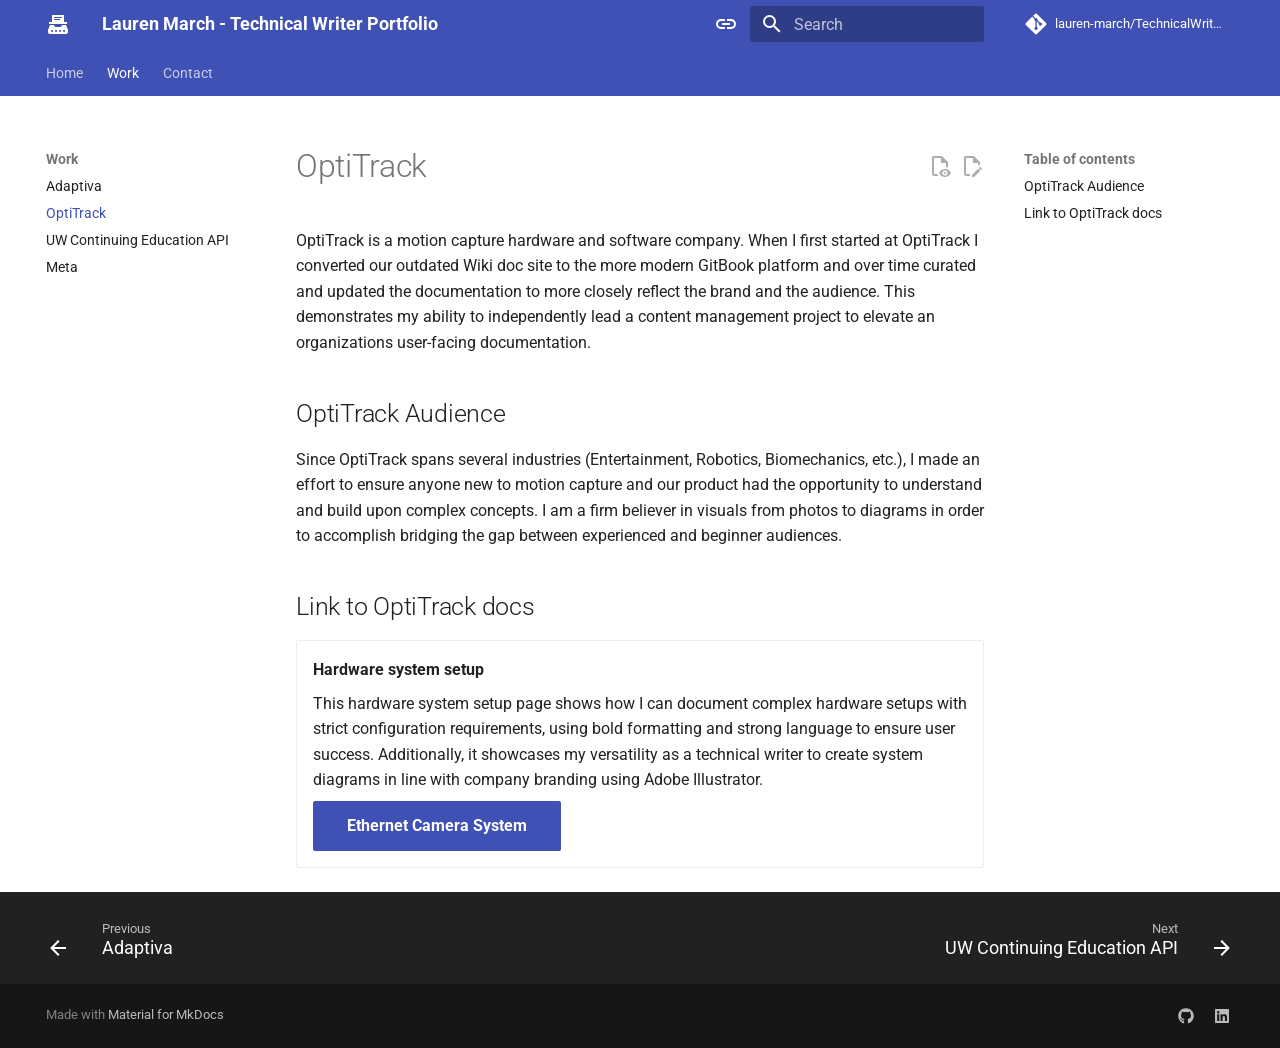
<file: work/my-work-optitrack/index.html>
<!doctype html>
<html lang="en" class="no-js">
  <head>
    
      <meta charset="utf-8">
      <meta name="viewport" content="width=device-width,initial-scale=1">
      
        <meta name="description" content="Overview of the work I completed at Adaptiva including links to user-facing documentation I authored.">
      
      
        <meta name="author" content="Lauren March">
      
      
        <link rel="canonical" href="https://lauren-march.github.io/lauren-march-tech-writer/work/my-work-optitrack/">
      
      
        <link rel="prev" href="../my-work-adaptiva/">
      
      
        <link rel="next" href="../my-work-uw-api/">
      
      
        
      
      
      <link rel="icon" href="../../assets/images/favicon.ico">
      <meta name="generator" content="mkdocs-1.6.1, mkdocs-material-9.7.6">
    
    
      
        <title>OptiTrack documentation samples - Lauren March - Technical Writer Portfolio</title>
      
    
    
      <link rel="stylesheet" href="../../assets/stylesheets/main.484c7ddc.min.css">
      
        
        <link rel="stylesheet" href="../../assets/stylesheets/palette.ab4e12ef.min.css">
      
      


    
    
      
    
    
      
        
        
        <link rel="preconnect" href="https://fonts.gstatic.com" crossorigin>
        <link rel="stylesheet" href="https://fonts.googleapis.com/css?family=Roboto:300,300i,400,400i,700,700i%7CRoboto+Mono:400,400i,700,700i&display=fallback">
        <style>:root{--md-text-font:"Roboto";--md-code-font:"Roboto Mono"}</style>
      
    
    
      <link rel="stylesheet" href="../../stylesheets/home.css">
    
    <script>__md_scope=new URL("../..",location),__md_hash=e=>[...e].reduce(((e,_)=>(e<<5)-e+_.charCodeAt(0)),0),__md_get=(e,_=localStorage,t=__md_scope)=>JSON.parse(_.getItem(t.pathname+"."+e)),__md_set=(e,_,t=localStorage,a=__md_scope)=>{try{t.setItem(a.pathname+"."+e,JSON.stringify(_))}catch(e){}}</script>
    
      
  


  
  

<script id="__analytics">function __md_analytics(){function e(){dataLayer.push(arguments)}window.dataLayer=window.dataLayer||[],e("js",new Date),e("config",""),document.addEventListener("DOMContentLoaded",(function(){document.forms.search&&document.forms.search.query.addEventListener("blur",(function(){this.value&&e("event","search",{search_term:this.value})}));document$.subscribe((function(){var t=document.forms.feedback;if(void 0!==t)for(var a of t.querySelectorAll("[type=submit]"))a.addEventListener("click",(function(a){a.preventDefault();var n=document.location.pathname,d=this.getAttribute("data-md-value");e("event","feedback",{page:n,data:d}),t.firstElementChild.disabled=!0;var r=t.querySelector(".md-feedback__note [data-md-value='"+d+"']");r&&(r.hidden=!1)})),t.hidden=!1})),location$.subscribe((function(t){e("config","",{page_path:t.pathname})}))}));var t=document.createElement("script");t.async=!0,t.src="https://www.googletagmanager.com/gtag/js?id=",document.getElementById("__analytics").insertAdjacentElement("afterEnd",t)}</script>
  
    <script>"undefined"!=typeof __md_analytics&&__md_analytics()</script>
  

    
    
  </head>
  
  
    
    
      
    
    
    
    
    <body dir="ltr" data-md-color-scheme="default" data-md-color-primary="indigo" data-md-color-accent="indigo">
  
    
    <input class="md-toggle" data-md-toggle="drawer" type="checkbox" id="__drawer" autocomplete="off">
    <input class="md-toggle" data-md-toggle="search" type="checkbox" id="__search" autocomplete="off">
    <label class="md-overlay" for="__drawer"></label>
    <div data-md-component="skip">
      
        
        <a href="#optitrack" class="md-skip">
          Skip to content
        </a>
      
    </div>
    <div data-md-component="announce">
      
    </div>
    
    
      

<header class="md-header" data-md-component="header">
  <nav class="md-header__inner md-grid" aria-label="Header">
    <a href="../.." title="Lauren March - Technical Writer Portfolio" class="md-header__button md-logo" aria-label="Lauren March - Technical Writer Portfolio" data-md-component="logo">
      
  
  <svg xmlns="http://www.w3.org/2000/svg" viewBox="0 0 24 24"><path d="M20 13h-4c0 1.1-.9 2-2 2h-4c-1.1 0-2-.9-2-2H4l-2 5v2c0 1.1.9 2 2 2h16c1.1 0 2-.9 2-2v-2M6 20c-.89 0-1.34-1.08-.71-1.71S7 18.11 7 19c0 .55-.45 1-1 1m4 0c-.89 0-1.34-1.08-.71-1.71S11 18.11 11 19c0 .55-.45 1-1 1m4 0c-.89 0-1.34-1.08-.71-1.71S15 18.11 15 19c0 .55-.45 1-1 1m4 0c-.89 0-1.34-1.08-.71-1.71S19 18.11 19 19c0 .55-.45 1-1 1m0-10V3H6v7H3v2h18v-2M8 5h8v1H8m0 1h6v1H8"/></svg>

    </a>
    <label class="md-header__button md-icon" for="__drawer">
      
      <svg xmlns="http://www.w3.org/2000/svg" viewBox="0 0 24 24"><path d="M3 6h18v2H3zm0 5h18v2H3zm0 5h18v2H3z"/></svg>
    </label>
    <div class="md-header__title" data-md-component="header-title">
      <div class="md-header__ellipsis">
        <div class="md-header__topic">
          <span class="md-ellipsis">
            Lauren March - Technical Writer Portfolio
          </span>
        </div>
        <div class="md-header__topic" data-md-component="header-topic">
          <span class="md-ellipsis">
            
              OptiTrack documentation samples
            
          </span>
        </div>
      </div>
    </div>
    
      
        <form class="md-header__option" data-md-component="palette">
  
    
    
    
    <input class="md-option" data-md-color-media="(prefers-color-scheme)" data-md-color-scheme="default" data-md-color-primary="indigo" data-md-color-accent="indigo"  aria-label="Switch to light mode"  type="radio" name="__palette" id="__palette_0">
    
      <label class="md-header__button md-icon" title="Switch to light mode" for="__palette_1" hidden>
        <svg xmlns="http://www.w3.org/2000/svg" viewBox="0 0 24 24"><path d="M3.9 12c0-1.71 1.39-3.1 3.1-3.1h4V7H7a5 5 0 0 0-5 5 5 5 0 0 0 5 5h4v-1.9H7c-1.71 0-3.1-1.39-3.1-3.1M8 13h8v-2H8zm9-6h-4v1.9h4c1.71 0 3.1 1.39 3.1 3.1s-1.39 3.1-3.1 3.1h-4V17h4a5 5 0 0 0 5-5 5 5 0 0 0-5-5"/></svg>
      </label>
    
  
    
    
    
    <input class="md-option" data-md-color-media="(prefers-color-scheme: light)" data-md-color-scheme="default" data-md-color-primary="indigo" data-md-color-accent="indigo"  aria-label="Switch to dark mode"  type="radio" name="__palette" id="__palette_1">
    
      <label class="md-header__button md-icon" title="Switch to dark mode" for="__palette_2" hidden>
        <svg xmlns="http://www.w3.org/2000/svg" viewBox="0 0 24 24"><path d="M17 7H7a5 5 0 0 0-5 5 5 5 0 0 0 5 5h10a5 5 0 0 0 5-5 5 5 0 0 0-5-5m0 8a3 3 0 0 1-3-3 3 3 0 0 1 3-3 3 3 0 0 1 3 3 3 3 0 0 1-3 3"/></svg>
      </label>
    
  
    
    
    
    <input class="md-option" data-md-color-media="(prefers-color-scheme: dark)" data-md-color-scheme="slate" data-md-color-primary="black" data-md-color-accent="indigo"  aria-label="Switch to system preference"  type="radio" name="__palette" id="__palette_2">
    
      <label class="md-header__button md-icon" title="Switch to system preference" for="__palette_0" hidden>
        <svg xmlns="http://www.w3.org/2000/svg" viewBox="0 0 24 24"><path d="M17 7H7a5 5 0 0 0-5 5 5 5 0 0 0 5 5h10a5 5 0 0 0 5-5 5 5 0 0 0-5-5M7 15a3 3 0 0 1-3-3 3 3 0 0 1 3-3 3 3 0 0 1 3 3 3 3 0 0 1-3 3"/></svg>
      </label>
    
  
</form>
      
    
    
      <script>var palette=__md_get("__palette");if(palette&&palette.color){if("(prefers-color-scheme)"===palette.color.media){var media=matchMedia("(prefers-color-scheme: light)"),input=document.querySelector(media.matches?"[data-md-color-media='(prefers-color-scheme: light)']":"[data-md-color-media='(prefers-color-scheme: dark)']");palette.color.media=input.getAttribute("data-md-color-media"),palette.color.scheme=input.getAttribute("data-md-color-scheme"),palette.color.primary=input.getAttribute("data-md-color-primary"),palette.color.accent=input.getAttribute("data-md-color-accent")}for(var[key,value]of Object.entries(palette.color))document.body.setAttribute("data-md-color-"+key,value)}</script>
    
    
    
      
      
        <label class="md-header__button md-icon" for="__search">
          
          <svg xmlns="http://www.w3.org/2000/svg" viewBox="0 0 24 24"><path d="M9.5 3A6.5 6.5 0 0 1 16 9.5c0 1.61-.59 3.09-1.56 4.23l.27.27h.79l5 5-1.5 1.5-5-5v-.79l-.27-.27A6.52 6.52 0 0 1 9.5 16 6.5 6.5 0 0 1 3 9.5 6.5 6.5 0 0 1 9.5 3m0 2C7 5 5 7 5 9.5S7 14 9.5 14 14 12 14 9.5 12 5 9.5 5"/></svg>
        </label>
        <div class="md-search" data-md-component="search" role="dialog">
  <label class="md-search__overlay" for="__search"></label>
  <div class="md-search__inner" role="search">
    <form class="md-search__form" name="search">
      <input type="text" class="md-search__input" name="query" aria-label="Search" placeholder="Search" autocapitalize="off" autocorrect="off" autocomplete="off" spellcheck="false" data-md-component="search-query" required>
      <label class="md-search__icon md-icon" for="__search">
        
        <svg xmlns="http://www.w3.org/2000/svg" viewBox="0 0 24 24"><path d="M9.5 3A6.5 6.5 0 0 1 16 9.5c0 1.61-.59 3.09-1.56 4.23l.27.27h.79l5 5-1.5 1.5-5-5v-.79l-.27-.27A6.52 6.52 0 0 1 9.5 16 6.5 6.5 0 0 1 3 9.5 6.5 6.5 0 0 1 9.5 3m0 2C7 5 5 7 5 9.5S7 14 9.5 14 14 12 14 9.5 12 5 9.5 5"/></svg>
        
        <svg xmlns="http://www.w3.org/2000/svg" viewBox="0 0 24 24"><path d="M20 11v2H8l5.5 5.5-1.42 1.42L4.16 12l7.92-7.92L13.5 5.5 8 11z"/></svg>
      </label>
      <nav class="md-search__options" aria-label="Search">
        
          <a href="javascript:void(0)" class="md-search__icon md-icon" title="Share" aria-label="Share" data-clipboard data-clipboard-text="" data-md-component="search-share" tabindex="-1">
            
            <svg xmlns="http://www.w3.org/2000/svg" viewBox="0 0 24 24"><path d="M18 16.08c-.76 0-1.44.3-1.96.77L8.91 12.7c.05-.23.09-.46.09-.7s-.04-.47-.09-.7l7.05-4.11c.54.5 1.25.81 2.04.81a3 3 0 0 0 3-3 3 3 0 0 0-3-3 3 3 0 0 0-3 3c0 .24.04.47.09.7L8.04 9.81C7.5 9.31 6.79 9 6 9a3 3 0 0 0-3 3 3 3 0 0 0 3 3c.79 0 1.5-.31 2.04-.81l7.12 4.15c-.05.21-.08.43-.08.66 0 1.61 1.31 2.91 2.92 2.91s2.92-1.3 2.92-2.91A2.92 2.92 0 0 0 18 16.08"/></svg>
          </a>
        
        <button type="reset" class="md-search__icon md-icon" title="Clear" aria-label="Clear" tabindex="-1">
          
          <svg xmlns="http://www.w3.org/2000/svg" viewBox="0 0 24 24"><path d="M19 6.41 17.59 5 12 10.59 6.41 5 5 6.41 10.59 12 5 17.59 6.41 19 12 13.41 17.59 19 19 17.59 13.41 12z"/></svg>
        </button>
      </nav>
      
        <div class="md-search__suggest" data-md-component="search-suggest"></div>
      
    </form>
    <div class="md-search__output">
      <div class="md-search__scrollwrap" tabindex="0" data-md-scrollfix>
        <div class="md-search-result" data-md-component="search-result">
          <div class="md-search-result__meta">
            Initializing search
          </div>
          <ol class="md-search-result__list" role="presentation"></ol>
        </div>
      </div>
    </div>
  </div>
</div>
      
    
    
      <div class="md-header__source">
        <a href="https://github.com/lauren-march/TechnicalWriterPortfolio" title="Go to repository" class="md-source" data-md-component="source">
  <div class="md-source__icon md-icon">
    
    <svg xmlns="http://www.w3.org/2000/svg" viewBox="0 0 448 512"><!--! Font Awesome Free 7.1.0 by @fontawesome - https://fontawesome.com License - https://fontawesome.com/license/free (Icons: CC BY 4.0, Fonts: SIL OFL 1.1, Code: MIT License) Copyright 2025 Fonticons, Inc.--><path d="M439.6 236.1 244 40.5c-5.4-5.5-12.8-8.5-20.4-8.5s-15 3-20.4 8.4L162.5 81l51.5 51.5c27.1-9.1 52.7 16.8 43.4 43.7l49.7 49.7c34.2-11.8 61.2 31 35.5 56.7-26.5 26.5-70.2-2.9-56-37.3L240.3 199v121.9c25.3 12.5 22.3 41.8 9.1 55-6.4 6.4-15.2 10.1-24.3 10.1s-17.8-3.6-24.3-10.1c-17.6-17.6-11.1-46.9 11.2-56v-123c-20.8-8.5-24.6-30.7-18.6-45L142.6 101 8.5 235.1C3 240.6 0 247.9 0 255.5s3 15 8.5 20.4l195.6 195.7c5.4 5.4 12.7 8.4 20.4 8.4s15-3 20.4-8.4l194.7-194.7c5.4-5.4 8.4-12.8 8.4-20.4s-3-15-8.4-20.4"/></svg>
  </div>
  <div class="md-source__repository">
    lauren-march/TechnicalWriterPortfolio
  </div>
</a>
      </div>
    
  </nav>
  
</header>
    
    <div class="md-container" data-md-component="container">
      
      
        
          
            
<nav class="md-tabs" aria-label="Tabs" data-md-component="tabs">
  <div class="md-grid">
    <ul class="md-tabs__list">
      
        
  
  
  
  
    <li class="md-tabs__item">
      <a href="../.." class="md-tabs__link">
        
  
  
    
  
  Home

      </a>
    </li>
  

      
        
  
  
  
    
  
  
    
    
      <li class="md-tabs__item md-tabs__item--active">
        <a href="../my-work-adaptiva/" class="md-tabs__link">
          
  
  
    
  
  Work

        </a>
      </li>
    
  

      
        
  
  
  
  
    <li class="md-tabs__item">
      <a href="../../contact/contact-me/" class="md-tabs__link">
        
  
  
    
  
  Contact

      </a>
    </li>
  

      
    </ul>
  </div>
</nav>
          
        
      
      <main class="md-main" data-md-component="main">
        <div class="md-main__inner md-grid">
          
            
              
              <div class="md-sidebar md-sidebar--primary" data-md-component="sidebar" data-md-type="navigation" >
                <div class="md-sidebar__scrollwrap">
                  <div class="md-sidebar__inner">
                    


  


<nav class="md-nav md-nav--primary md-nav--lifted" aria-label="Navigation" data-md-level="0">
  <label class="md-nav__title" for="__drawer">
    <a href="../.." title="Lauren March - Technical Writer Portfolio" class="md-nav__button md-logo" aria-label="Lauren March - Technical Writer Portfolio" data-md-component="logo">
      
  
  <svg xmlns="http://www.w3.org/2000/svg" viewBox="0 0 24 24"><path d="M20 13h-4c0 1.1-.9 2-2 2h-4c-1.1 0-2-.9-2-2H4l-2 5v2c0 1.1.9 2 2 2h16c1.1 0 2-.9 2-2v-2M6 20c-.89 0-1.34-1.08-.71-1.71S7 18.11 7 19c0 .55-.45 1-1 1m4 0c-.89 0-1.34-1.08-.71-1.71S11 18.11 11 19c0 .55-.45 1-1 1m4 0c-.89 0-1.34-1.08-.71-1.71S15 18.11 15 19c0 .55-.45 1-1 1m4 0c-.89 0-1.34-1.08-.71-1.71S19 18.11 19 19c0 .55-.45 1-1 1m0-10V3H6v7H3v2h18v-2M8 5h8v1H8m0 1h6v1H8"/></svg>

    </a>
    Lauren March - Technical Writer Portfolio
  </label>
  
    <div class="md-nav__source">
      <a href="https://github.com/lauren-march/TechnicalWriterPortfolio" title="Go to repository" class="md-source" data-md-component="source">
  <div class="md-source__icon md-icon">
    
    <svg xmlns="http://www.w3.org/2000/svg" viewBox="0 0 448 512"><!--! Font Awesome Free 7.1.0 by @fontawesome - https://fontawesome.com License - https://fontawesome.com/license/free (Icons: CC BY 4.0, Fonts: SIL OFL 1.1, Code: MIT License) Copyright 2025 Fonticons, Inc.--><path d="M439.6 236.1 244 40.5c-5.4-5.5-12.8-8.5-20.4-8.5s-15 3-20.4 8.4L162.5 81l51.5 51.5c27.1-9.1 52.7 16.8 43.4 43.7l49.7 49.7c34.2-11.8 61.2 31 35.5 56.7-26.5 26.5-70.2-2.9-56-37.3L240.3 199v121.9c25.3 12.5 22.3 41.8 9.1 55-6.4 6.4-15.2 10.1-24.3 10.1s-17.8-3.6-24.3-10.1c-17.6-17.6-11.1-46.9 11.2-56v-123c-20.8-8.5-24.6-30.7-18.6-45L142.6 101 8.5 235.1C3 240.6 0 247.9 0 255.5s3 15 8.5 20.4l195.6 195.7c5.4 5.4 12.7 8.4 20.4 8.4s15-3 20.4-8.4l194.7-194.7c5.4-5.4 8.4-12.8 8.4-20.4s-3-15-8.4-20.4"/></svg>
  </div>
  <div class="md-source__repository">
    lauren-march/TechnicalWriterPortfolio
  </div>
</a>
    </div>
  
  <ul class="md-nav__list" data-md-scrollfix>
    
      
      
  
  
  
  
    <li class="md-nav__item">
      <a href="../.." class="md-nav__link">
        
  
  
  <span class="md-ellipsis">
    
  
    Home
  

    
  </span>
  
  

      </a>
    </li>
  

    
      
      
  
  
    
  
  
  
    
    
      
        
      
        
      
        
      
        
      
    
    
    
      
        
        
      
      
        
      
    
    
    <li class="md-nav__item md-nav__item--active md-nav__item--section md-nav__item--nested">
      
        
        
        <input class="md-nav__toggle md-toggle " type="checkbox" id="__nav_2" checked>
        
          
          <label class="md-nav__link" for="__nav_2" id="__nav_2_label" tabindex="">
            
  
  
  <span class="md-ellipsis">
    
  
    Work
  

    
  </span>
  
  

            <span class="md-nav__icon md-icon"></span>
          </label>
        
        <nav class="md-nav" data-md-level="1" aria-labelledby="__nav_2_label" aria-expanded="true">
          <label class="md-nav__title" for="__nav_2">
            <span class="md-nav__icon md-icon"></span>
            
  
    Work
  

          </label>
          <ul class="md-nav__list" data-md-scrollfix>
            
              
                
  
  
  
  
    <li class="md-nav__item">
      <a href="../my-work-adaptiva/" class="md-nav__link">
        
  
  
  <span class="md-ellipsis">
    
  
    Adaptiva
  

    
  </span>
  
  

      </a>
    </li>
  

              
            
              
                
  
  
    
  
  
  
    <li class="md-nav__item md-nav__item--active">
      
      <input class="md-nav__toggle md-toggle" type="checkbox" id="__toc">
      
      
        
      
      
        <label class="md-nav__link md-nav__link--active" for="__toc">
          
  
  
  <span class="md-ellipsis">
    
  
    OptiTrack
  

    
  </span>
  
  

          <span class="md-nav__icon md-icon"></span>
        </label>
      
      <a href="./" class="md-nav__link md-nav__link--active">
        
  
  
  <span class="md-ellipsis">
    
  
    OptiTrack
  

    
  </span>
  
  

      </a>
      
        

<nav class="md-nav md-nav--secondary" aria-label="Table of contents">
  
  
  
    
  
  
    <label class="md-nav__title" for="__toc">
      <span class="md-nav__icon md-icon"></span>
      Table of contents
    </label>
    <ul class="md-nav__list" data-md-component="toc" data-md-scrollfix>
      
        <li class="md-nav__item">
  <a href="#optitrack-audience" class="md-nav__link">
    <span class="md-ellipsis">
      
        OptiTrack Audience
      
    </span>
  </a>
  
</li>
      
        <li class="md-nav__item">
  <a href="#link-to-optitrack-docs" class="md-nav__link">
    <span class="md-ellipsis">
      
        Link to OptiTrack docs
      
    </span>
  </a>
  
</li>
      
    </ul>
  
</nav>
      
    </li>
  

              
            
              
                
  
  
  
  
    <li class="md-nav__item">
      <a href="../my-work-uw-api/" class="md-nav__link">
        
  
  
  <span class="md-ellipsis">
    
  
    UW Continuing Education API
  

    
  </span>
  
  

      </a>
    </li>
  

              
            
              
                
  
  
  
  
    <li class="md-nav__item">
      <a href="../my-work-meta/" class="md-nav__link">
        
  
  
  <span class="md-ellipsis">
    
  
    Meta
  

    
  </span>
  
  

      </a>
    </li>
  

              
            
          </ul>
        </nav>
      
    </li>
  

    
      
      
  
  
  
  
    <li class="md-nav__item">
      <a href="../../contact/contact-me/" class="md-nav__link">
        
  
  
  <span class="md-ellipsis">
    
  
    Contact
  

    
  </span>
  
  

      </a>
    </li>
  

    
  </ul>
</nav>
                  </div>
                </div>
              </div>
            
            
              
              <div class="md-sidebar md-sidebar--secondary" data-md-component="sidebar" data-md-type="toc" >
                <div class="md-sidebar__scrollwrap">
                  <div class="md-sidebar__inner">
                    

<nav class="md-nav md-nav--secondary" aria-label="Table of contents">
  
  
  
    
  
  
    <label class="md-nav__title" for="__toc">
      <span class="md-nav__icon md-icon"></span>
      Table of contents
    </label>
    <ul class="md-nav__list" data-md-component="toc" data-md-scrollfix>
      
        <li class="md-nav__item">
  <a href="#optitrack-audience" class="md-nav__link">
    <span class="md-ellipsis">
      
        OptiTrack Audience
      
    </span>
  </a>
  
</li>
      
        <li class="md-nav__item">
  <a href="#link-to-optitrack-docs" class="md-nav__link">
    <span class="md-ellipsis">
      
        Link to OptiTrack docs
      
    </span>
  </a>
  
</li>
      
    </ul>
  
</nav>
                  </div>
                </div>
              </div>
            
          
          
            <div class="md-content" data-md-component="content">
              
              <article class="md-content__inner md-typeset">
                
                  


  
    <a href="https://github.com/lauren-march/TechnicalWriterPortfolio/edit/master/docs/work/my-work-optitrack.md" title="Edit this page" class="md-content__button md-icon" rel="edit">
      
      <svg xmlns="http://www.w3.org/2000/svg" viewBox="0 0 24 24"><path d="M10 20H6V4h7v5h5v3.1l2-2V8l-6-6H6c-1.1 0-2 .9-2 2v16c0 1.1.9 2 2 2h4zm10.2-7c.1 0 .3.1.4.2l1.3 1.3c.2.2.2.6 0 .8l-1 1-2.1-2.1 1-1c.1-.1.2-.2.4-.2m0 3.9L14.1 23H12v-2.1l6.1-6.1z"/></svg>
    </a>
  
  
    
      
    
    <a href="https://github.com/lauren-march/TechnicalWriterPortfolio/raw/master/docs/work/my-work-optitrack.md" title="View source of this page" class="md-content__button md-icon">
      
      <svg xmlns="http://www.w3.org/2000/svg" viewBox="0 0 24 24"><path d="M17 18c.56 0 1 .44 1 1s-.44 1-1 1-1-.44-1-1 .44-1 1-1m0-3c-2.73 0-5.06 1.66-6 4 .94 2.34 3.27 4 6 4s5.06-1.66 6-4c-.94-2.34-3.27-4-6-4m0 6.5a2.5 2.5 0 0 1-2.5-2.5 2.5 2.5 0 0 1 2.5-2.5 2.5 2.5 0 0 1 2.5 2.5 2.5 2.5 0 0 1-2.5 2.5M9.27 20H6V4h7v5h5v4.07c.7.08 1.36.25 2 .49V8l-6-6H6a2 2 0 0 0-2 2v16a2 2 0 0 0 2 2h4.5a8.2 8.2 0 0 1-1.23-2"/></svg>
    </a>
  


<h1 id="optitrack">OptiTrack</h1>
<p>OptiTrack is a motion capture hardware and software company. When I first started at OptiTrack I converted our outdated Wiki doc site to the more modern GitBook platform and over time curated and updated the documentation to more closely reflect the brand and the audience. This demonstrates my ability to independently lead a content management project to elevate an organizations user-facing documentation.</p>
<h2 id="optitrack-audience">OptiTrack Audience</h2>
<p>Since OptiTrack spans several industries (Entertainment, Robotics, Biomechanics, etc.), I made an effort to ensure anyone new to motion capture and our product had the opportunity to understand and build upon complex concepts. I am a firm believer in visuals from photos to diagrams in order to accomplish bridging the gap between experienced and beginner audiences.</p>
<h2 id="link-to-optitrack-docs">Link to OptiTrack docs</h2>
<div class="grid cards">
<ul>
<li>
<p><strong>Hardware system setup</strong></p>
<p>This hardware system setup page shows how I can document complex hardware setups with strict configuration requirements, using bold formatting and strong language to ensure user success. Additionally, it showcases my versatility as a technical writer to create system diagrams in line with company branding using Adobe Illustrator.</p>
<p><a class="md-button md-button--primary" href="https://docs.optitrack.com/v3.0/hardware/cabling-and-wiring/cabling-and-load-balancing">Ethernet Camera System</a></p>
</li>
</ul>
</div>







  
  



  




                
              </article>
            </div>
          
          
<script>var target=document.getElementById(location.hash.slice(1));target&&target.name&&(target.checked=target.name.startsWith("__tabbed_"))</script>
        </div>
        
          <button type="button" class="md-top md-icon" data-md-component="top" hidden>
  
  <svg xmlns="http://www.w3.org/2000/svg" viewBox="0 0 24 24"><path d="M13 20h-2V8l-5.5 5.5-1.42-1.42L12 4.16l7.92 7.92-1.42 1.42L13 8z"/></svg>
  Back to top
</button>
        
      </main>
      
        <footer class="md-footer">
  
    
      
      <nav class="md-footer__inner md-grid" aria-label="Footer" >
        
          
          <a href="../my-work-adaptiva/" class="md-footer__link md-footer__link--prev" aria-label="Previous: Adaptiva">
            <div class="md-footer__button md-icon">
              
              <svg xmlns="http://www.w3.org/2000/svg" viewBox="0 0 24 24"><path d="M20 11v2H8l5.5 5.5-1.42 1.42L4.16 12l7.92-7.92L13.5 5.5 8 11z"/></svg>
            </div>
            <div class="md-footer__title">
              <span class="md-footer__direction">
                Previous
              </span>
              <div class="md-ellipsis">
                Adaptiva
              </div>
            </div>
          </a>
        
        
          
          <a href="../my-work-uw-api/" class="md-footer__link md-footer__link--next" aria-label="Next: UW Continuing Education API">
            <div class="md-footer__title">
              <span class="md-footer__direction">
                Next
              </span>
              <div class="md-ellipsis">
                UW Continuing Education API
              </div>
            </div>
            <div class="md-footer__button md-icon">
              
              <svg xmlns="http://www.w3.org/2000/svg" viewBox="0 0 24 24"><path d="M4 11v2h12l-5.5 5.5 1.42 1.42L19.84 12l-7.92-7.92L10.5 5.5 16 11z"/></svg>
            </div>
          </a>
        
      </nav>
    
  
  <div class="md-footer-meta md-typeset">
    <div class="md-footer-meta__inner md-grid">
      <div class="md-copyright">
  
  
    Made with
    <a href="https://squidfunk.github.io/mkdocs-material/" target="_blank" rel="noopener">
      Material for MkDocs
    </a>
  
</div>
      
        
<div class="md-social">
  
    
    
    
    
      
      
    
    <a href="https://github.com/lauren-march" target="_blank" rel="noopener" title="github.com" class="md-social__link">
      <svg xmlns="http://www.w3.org/2000/svg" viewBox="0 0 512 512"><!--! Font Awesome Free 7.1.0 by @fontawesome - https://fontawesome.com License - https://fontawesome.com/license/free (Icons: CC BY 4.0, Fonts: SIL OFL 1.1, Code: MIT License) Copyright 2025 Fonticons, Inc.--><path d="M173.9 397.4c0 2-2.3 3.6-5.2 3.6-3.3.3-5.6-1.3-5.6-3.6 0-2 2.3-3.6 5.2-3.6 3-.3 5.6 1.3 5.6 3.6m-31.1-4.5c-.7 2 1.3 4.3 4.3 4.9 2.6 1 5.6 0 6.2-2s-1.3-4.3-4.3-5.2c-2.6-.7-5.5.3-6.2 2.3m44.2-1.7c-2.9.7-4.9 2.6-4.6 4.9.3 2 2.9 3.3 5.9 2.6 2.9-.7 4.9-2.6 4.6-4.6-.3-1.9-3-3.2-5.9-2.9M252.8 8C114.1 8 8 113.3 8 252c0 110.9 69.8 205.8 169.5 239.2 12.8 2.3 17.3-5.6 17.3-12.1 0-6.2-.3-40.4-.3-61.4 0 0-70 15-84.7-29.8 0 0-11.4-29.1-27.8-36.6 0 0-22.9-15.7 1.6-15.4 0 0 24.9 2 38.6 25.8 21.9 38.6 58.6 27.5 72.9 20.9 2.3-16 8.8-27.1 16-33.7-55.9-6.2-112.3-14.3-112.3-110.5 0-27.5 7.6-41.3 23.6-58.9-2.6-6.5-11.1-33.3 2.6-67.9 20.9-6.5 69 27 69 27 20-5.6 41.5-8.5 62.8-8.5s42.8 2.9 62.8 8.5c0 0 48.1-33.6 69-27 13.7 34.7 5.2 61.4 2.6 67.9 16 17.7 25.8 31.5 25.8 58.9 0 96.5-58.9 104.2-114.8 110.5 9.2 7.9 17 22.9 17 46.4 0 33.7-.3 75.4-.3 83.6 0 6.5 4.6 14.4 17.3 12.1C436.2 457.8 504 362.9 504 252 504 113.3 391.5 8 252.8 8M105.2 352.9c-1.3 1-1 3.3.7 5.2 1.6 1.6 3.9 2.3 5.2 1 1.3-1 1-3.3-.7-5.2-1.6-1.6-3.9-2.3-5.2-1m-10.8-8.1c-.7 1.3.3 2.9 2.3 3.9 1.6 1 3.6.7 4.3-.7.7-1.3-.3-2.9-2.3-3.9-2-.6-3.6-.3-4.3.7m32.4 35.6c-1.6 1.3-1 4.3 1.3 6.2 2.3 2.3 5.2 2.6 6.5 1 1.3-1.3.7-4.3-1.3-6.2-2.2-2.3-5.2-2.6-6.5-1m-11.4-14.7c-1.6 1-1.6 3.6 0 5.9s4.3 3.3 5.6 2.3c1.6-1.3 1.6-3.9 0-6.2-1.4-2.3-4-3.3-5.6-2"/></svg>
    </a>
  
    
    
    
    
      
      
    
    <a href="https://www.linkedin.com/in/lauren-march509/" target="_blank" rel="noopener" title="www.linkedin.com" class="md-social__link">
      <svg xmlns="http://www.w3.org/2000/svg" viewBox="0 0 448 512"><!--! Font Awesome Free 7.1.0 by @fontawesome - https://fontawesome.com License - https://fontawesome.com/license/free (Icons: CC BY 4.0, Fonts: SIL OFL 1.1, Code: MIT License) Copyright 2025 Fonticons, Inc.--><path d="M416 32H31.9C14.3 32 0 46.5 0 64.3v383.4C0 465.5 14.3 480 31.9 480H416c17.6 0 32-14.5 32-32.3V64.3c0-17.8-14.4-32.3-32-32.3M135.4 416H69V202.2h66.5V416zM102.2 96a38.5 38.5 0 1 1 0 77 38.5 38.5 0 1 1 0-77m282.1 320h-66.4V312c0-24.8-.5-56.7-34.5-56.7-34.6 0-39.9 27-39.9 54.9V416h-66.4V202.2h63.7v29.2h.9c8.9-16.8 30.6-34.5 62.9-34.5 67.2 0 79.7 44.3 79.7 101.9z"/></svg>
    </a>
  
</div>
      
    </div>
  </div>
</footer>
      
    </div>
    <div class="md-dialog" data-md-component="dialog">
      <div class="md-dialog__inner md-typeset"></div>
    </div>
    
    
    
      
      
      <script id="__config" type="application/json">{"annotate": null, "base": "../..", "features": ["content.action.edit", "content.action.view", "content.code.annotate", "content.code.copy", "content.tooltips", "navigation.footer", "navigation.indexes", "navigation.sections", "navigation.tabs", "navigation.top", "navigation.tracking", "search.highlight", "search.share", "search.suggest", "toc.follow"], "search": "../../assets/javascripts/workers/search.2c215733.min.js", "tags": null, "translations": {"clipboard.copied": "Copied to clipboard", "clipboard.copy": "Copy to clipboard", "search.result.more.one": "1 more on this page", "search.result.more.other": "# more on this page", "search.result.none": "No matching documents", "search.result.one": "1 matching document", "search.result.other": "# matching documents", "search.result.placeholder": "Type to start searching", "search.result.term.missing": "Missing", "select.version": "Select version"}, "version": null}</script>
    
    
      <script src="../../assets/javascripts/bundle.79ae519e.min.js"></script>
      
    
  </body>
</html>
</file>
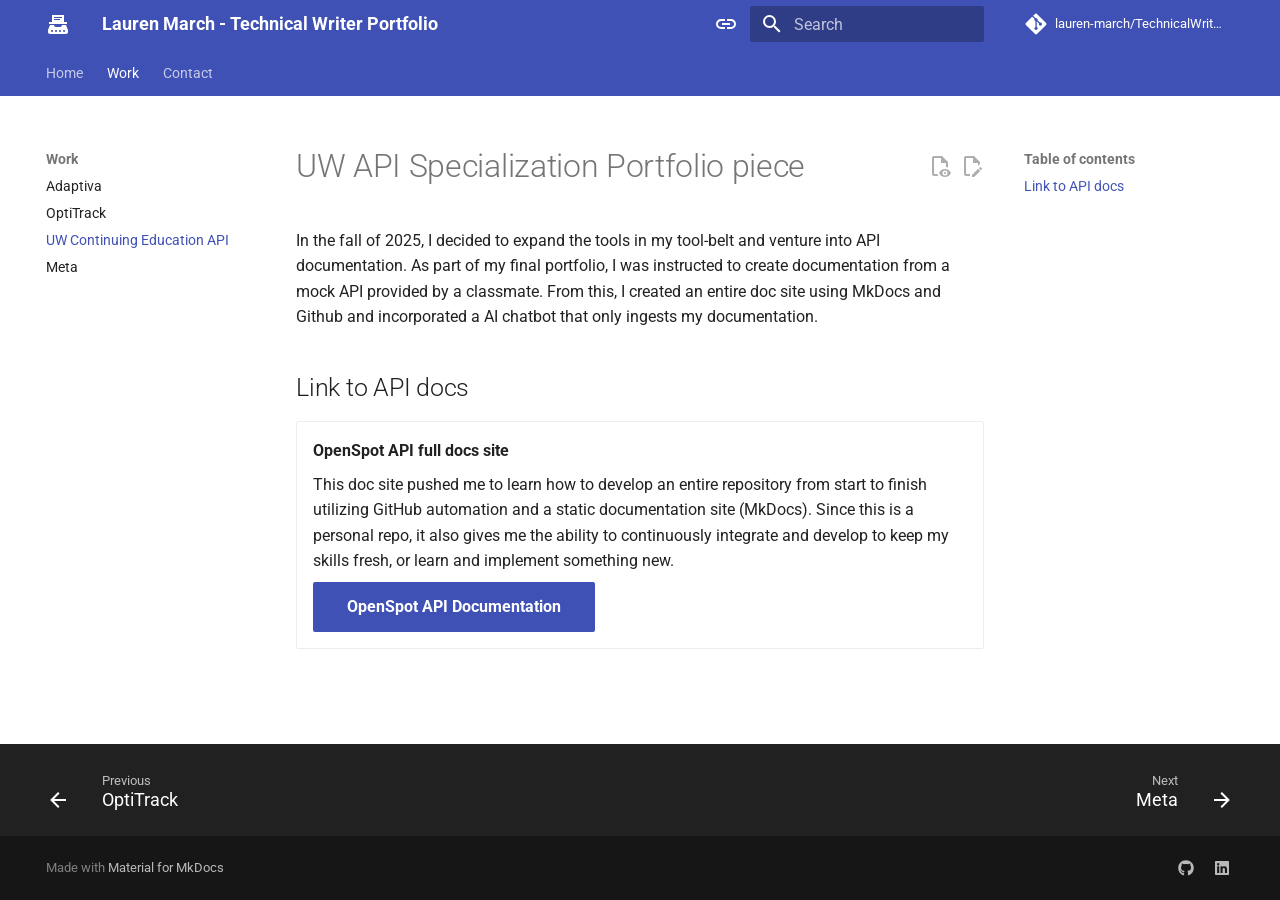
<file: work/my-work-uw-api/index.html>
<!doctype html>
<html lang="en" class="no-js">
  <head>
    
      <meta charset="utf-8">
      <meta name="viewport" content="width=device-width,initial-scale=1">
      
        <meta name="description" content="Overview of the project I built from scratch for my portfolio project at the University of Washington Continuing Education course for API documentation.">
      
      
        <meta name="author" content="Lauren March">
      
      
        <link rel="canonical" href="https://lauren-march.github.io/lauren-march-tech-writer/work/my-work-uw-api/">
      
      
        <link rel="prev" href="../my-work-optitrack/">
      
      
        <link rel="next" href="../my-work-meta/">
      
      
        
      
      
      <link rel="icon" href="../../assets/images/favicon.ico">
      <meta name="generator" content="mkdocs-1.6.1, mkdocs-material-9.7.6">
    
    
      
        <title>Adaptiva documentation samples - Lauren March - Technical Writer Portfolio</title>
      
    
    
      <link rel="stylesheet" href="../../assets/stylesheets/main.484c7ddc.min.css">
      
        
        <link rel="stylesheet" href="../../assets/stylesheets/palette.ab4e12ef.min.css">
      
      


    
    
      
    
    
      
        
        
        <link rel="preconnect" href="https://fonts.gstatic.com" crossorigin>
        <link rel="stylesheet" href="https://fonts.googleapis.com/css?family=Roboto:300,300i,400,400i,700,700i%7CRoboto+Mono:400,400i,700,700i&display=fallback">
        <style>:root{--md-text-font:"Roboto";--md-code-font:"Roboto Mono"}</style>
      
    
    
      <link rel="stylesheet" href="../../stylesheets/home.css">
    
    <script>__md_scope=new URL("../..",location),__md_hash=e=>[...e].reduce(((e,_)=>(e<<5)-e+_.charCodeAt(0)),0),__md_get=(e,_=localStorage,t=__md_scope)=>JSON.parse(_.getItem(t.pathname+"."+e)),__md_set=(e,_,t=localStorage,a=__md_scope)=>{try{t.setItem(a.pathname+"."+e,JSON.stringify(_))}catch(e){}}</script>
    
      
  


  
  

<script id="__analytics">function __md_analytics(){function e(){dataLayer.push(arguments)}window.dataLayer=window.dataLayer||[],e("js",new Date),e("config",""),document.addEventListener("DOMContentLoaded",(function(){document.forms.search&&document.forms.search.query.addEventListener("blur",(function(){this.value&&e("event","search",{search_term:this.value})}));document$.subscribe((function(){var t=document.forms.feedback;if(void 0!==t)for(var a of t.querySelectorAll("[type=submit]"))a.addEventListener("click",(function(a){a.preventDefault();var n=document.location.pathname,d=this.getAttribute("data-md-value");e("event","feedback",{page:n,data:d}),t.firstElementChild.disabled=!0;var r=t.querySelector(".md-feedback__note [data-md-value='"+d+"']");r&&(r.hidden=!1)})),t.hidden=!1})),location$.subscribe((function(t){e("config","",{page_path:t.pathname})}))}));var t=document.createElement("script");t.async=!0,t.src="https://www.googletagmanager.com/gtag/js?id=",document.getElementById("__analytics").insertAdjacentElement("afterEnd",t)}</script>
  
    <script>"undefined"!=typeof __md_analytics&&__md_analytics()</script>
  

    
    
  </head>
  
  
    
    
      
    
    
    
    
    <body dir="ltr" data-md-color-scheme="default" data-md-color-primary="indigo" data-md-color-accent="indigo">
  
    
    <input class="md-toggle" data-md-toggle="drawer" type="checkbox" id="__drawer" autocomplete="off">
    <input class="md-toggle" data-md-toggle="search" type="checkbox" id="__search" autocomplete="off">
    <label class="md-overlay" for="__drawer"></label>
    <div data-md-component="skip">
      
        
        <a href="#uw-api-specialization-portfolio-piece" class="md-skip">
          Skip to content
        </a>
      
    </div>
    <div data-md-component="announce">
      
    </div>
    
    
      

<header class="md-header" data-md-component="header">
  <nav class="md-header__inner md-grid" aria-label="Header">
    <a href="../.." title="Lauren March - Technical Writer Portfolio" class="md-header__button md-logo" aria-label="Lauren March - Technical Writer Portfolio" data-md-component="logo">
      
  
  <svg xmlns="http://www.w3.org/2000/svg" viewBox="0 0 24 24"><path d="M20 13h-4c0 1.1-.9 2-2 2h-4c-1.1 0-2-.9-2-2H4l-2 5v2c0 1.1.9 2 2 2h16c1.1 0 2-.9 2-2v-2M6 20c-.89 0-1.34-1.08-.71-1.71S7 18.11 7 19c0 .55-.45 1-1 1m4 0c-.89 0-1.34-1.08-.71-1.71S11 18.11 11 19c0 .55-.45 1-1 1m4 0c-.89 0-1.34-1.08-.71-1.71S15 18.11 15 19c0 .55-.45 1-1 1m4 0c-.89 0-1.34-1.08-.71-1.71S19 18.11 19 19c0 .55-.45 1-1 1m0-10V3H6v7H3v2h18v-2M8 5h8v1H8m0 1h6v1H8"/></svg>

    </a>
    <label class="md-header__button md-icon" for="__drawer">
      
      <svg xmlns="http://www.w3.org/2000/svg" viewBox="0 0 24 24"><path d="M3 6h18v2H3zm0 5h18v2H3zm0 5h18v2H3z"/></svg>
    </label>
    <div class="md-header__title" data-md-component="header-title">
      <div class="md-header__ellipsis">
        <div class="md-header__topic">
          <span class="md-ellipsis">
            Lauren March - Technical Writer Portfolio
          </span>
        </div>
        <div class="md-header__topic" data-md-component="header-topic">
          <span class="md-ellipsis">
            
              Adaptiva documentation samples
            
          </span>
        </div>
      </div>
    </div>
    
      
        <form class="md-header__option" data-md-component="palette">
  
    
    
    
    <input class="md-option" data-md-color-media="(prefers-color-scheme)" data-md-color-scheme="default" data-md-color-primary="indigo" data-md-color-accent="indigo"  aria-label="Switch to light mode"  type="radio" name="__palette" id="__palette_0">
    
      <label class="md-header__button md-icon" title="Switch to light mode" for="__palette_1" hidden>
        <svg xmlns="http://www.w3.org/2000/svg" viewBox="0 0 24 24"><path d="M3.9 12c0-1.71 1.39-3.1 3.1-3.1h4V7H7a5 5 0 0 0-5 5 5 5 0 0 0 5 5h4v-1.9H7c-1.71 0-3.1-1.39-3.1-3.1M8 13h8v-2H8zm9-6h-4v1.9h4c1.71 0 3.1 1.39 3.1 3.1s-1.39 3.1-3.1 3.1h-4V17h4a5 5 0 0 0 5-5 5 5 0 0 0-5-5"/></svg>
      </label>
    
  
    
    
    
    <input class="md-option" data-md-color-media="(prefers-color-scheme: light)" data-md-color-scheme="default" data-md-color-primary="indigo" data-md-color-accent="indigo"  aria-label="Switch to dark mode"  type="radio" name="__palette" id="__palette_1">
    
      <label class="md-header__button md-icon" title="Switch to dark mode" for="__palette_2" hidden>
        <svg xmlns="http://www.w3.org/2000/svg" viewBox="0 0 24 24"><path d="M17 7H7a5 5 0 0 0-5 5 5 5 0 0 0 5 5h10a5 5 0 0 0 5-5 5 5 0 0 0-5-5m0 8a3 3 0 0 1-3-3 3 3 0 0 1 3-3 3 3 0 0 1 3 3 3 3 0 0 1-3 3"/></svg>
      </label>
    
  
    
    
    
    <input class="md-option" data-md-color-media="(prefers-color-scheme: dark)" data-md-color-scheme="slate" data-md-color-primary="black" data-md-color-accent="indigo"  aria-label="Switch to system preference"  type="radio" name="__palette" id="__palette_2">
    
      <label class="md-header__button md-icon" title="Switch to system preference" for="__palette_0" hidden>
        <svg xmlns="http://www.w3.org/2000/svg" viewBox="0 0 24 24"><path d="M17 7H7a5 5 0 0 0-5 5 5 5 0 0 0 5 5h10a5 5 0 0 0 5-5 5 5 0 0 0-5-5M7 15a3 3 0 0 1-3-3 3 3 0 0 1 3-3 3 3 0 0 1 3 3 3 3 0 0 1-3 3"/></svg>
      </label>
    
  
</form>
      
    
    
      <script>var palette=__md_get("__palette");if(palette&&palette.color){if("(prefers-color-scheme)"===palette.color.media){var media=matchMedia("(prefers-color-scheme: light)"),input=document.querySelector(media.matches?"[data-md-color-media='(prefers-color-scheme: light)']":"[data-md-color-media='(prefers-color-scheme: dark)']");palette.color.media=input.getAttribute("data-md-color-media"),palette.color.scheme=input.getAttribute("data-md-color-scheme"),palette.color.primary=input.getAttribute("data-md-color-primary"),palette.color.accent=input.getAttribute("data-md-color-accent")}for(var[key,value]of Object.entries(palette.color))document.body.setAttribute("data-md-color-"+key,value)}</script>
    
    
    
      
      
        <label class="md-header__button md-icon" for="__search">
          
          <svg xmlns="http://www.w3.org/2000/svg" viewBox="0 0 24 24"><path d="M9.5 3A6.5 6.5 0 0 1 16 9.5c0 1.61-.59 3.09-1.56 4.23l.27.27h.79l5 5-1.5 1.5-5-5v-.79l-.27-.27A6.52 6.52 0 0 1 9.5 16 6.5 6.5 0 0 1 3 9.5 6.5 6.5 0 0 1 9.5 3m0 2C7 5 5 7 5 9.5S7 14 9.5 14 14 12 14 9.5 12 5 9.5 5"/></svg>
        </label>
        <div class="md-search" data-md-component="search" role="dialog">
  <label class="md-search__overlay" for="__search"></label>
  <div class="md-search__inner" role="search">
    <form class="md-search__form" name="search">
      <input type="text" class="md-search__input" name="query" aria-label="Search" placeholder="Search" autocapitalize="off" autocorrect="off" autocomplete="off" spellcheck="false" data-md-component="search-query" required>
      <label class="md-search__icon md-icon" for="__search">
        
        <svg xmlns="http://www.w3.org/2000/svg" viewBox="0 0 24 24"><path d="M9.5 3A6.5 6.5 0 0 1 16 9.5c0 1.61-.59 3.09-1.56 4.23l.27.27h.79l5 5-1.5 1.5-5-5v-.79l-.27-.27A6.52 6.52 0 0 1 9.5 16 6.5 6.5 0 0 1 3 9.5 6.5 6.5 0 0 1 9.5 3m0 2C7 5 5 7 5 9.5S7 14 9.5 14 14 12 14 9.5 12 5 9.5 5"/></svg>
        
        <svg xmlns="http://www.w3.org/2000/svg" viewBox="0 0 24 24"><path d="M20 11v2H8l5.5 5.5-1.42 1.42L4.16 12l7.92-7.92L13.5 5.5 8 11z"/></svg>
      </label>
      <nav class="md-search__options" aria-label="Search">
        
          <a href="javascript:void(0)" class="md-search__icon md-icon" title="Share" aria-label="Share" data-clipboard data-clipboard-text="" data-md-component="search-share" tabindex="-1">
            
            <svg xmlns="http://www.w3.org/2000/svg" viewBox="0 0 24 24"><path d="M18 16.08c-.76 0-1.44.3-1.96.77L8.91 12.7c.05-.23.09-.46.09-.7s-.04-.47-.09-.7l7.05-4.11c.54.5 1.25.81 2.04.81a3 3 0 0 0 3-3 3 3 0 0 0-3-3 3 3 0 0 0-3 3c0 .24.04.47.09.7L8.04 9.81C7.5 9.31 6.79 9 6 9a3 3 0 0 0-3 3 3 3 0 0 0 3 3c.79 0 1.5-.31 2.04-.81l7.12 4.15c-.05.21-.08.43-.08.66 0 1.61 1.31 2.91 2.92 2.91s2.92-1.3 2.92-2.91A2.92 2.92 0 0 0 18 16.08"/></svg>
          </a>
        
        <button type="reset" class="md-search__icon md-icon" title="Clear" aria-label="Clear" tabindex="-1">
          
          <svg xmlns="http://www.w3.org/2000/svg" viewBox="0 0 24 24"><path d="M19 6.41 17.59 5 12 10.59 6.41 5 5 6.41 10.59 12 5 17.59 6.41 19 12 13.41 17.59 19 19 17.59 13.41 12z"/></svg>
        </button>
      </nav>
      
        <div class="md-search__suggest" data-md-component="search-suggest"></div>
      
    </form>
    <div class="md-search__output">
      <div class="md-search__scrollwrap" tabindex="0" data-md-scrollfix>
        <div class="md-search-result" data-md-component="search-result">
          <div class="md-search-result__meta">
            Initializing search
          </div>
          <ol class="md-search-result__list" role="presentation"></ol>
        </div>
      </div>
    </div>
  </div>
</div>
      
    
    
      <div class="md-header__source">
        <a href="https://github.com/lauren-march/TechnicalWriterPortfolio" title="Go to repository" class="md-source" data-md-component="source">
  <div class="md-source__icon md-icon">
    
    <svg xmlns="http://www.w3.org/2000/svg" viewBox="0 0 448 512"><!--! Font Awesome Free 7.1.0 by @fontawesome - https://fontawesome.com License - https://fontawesome.com/license/free (Icons: CC BY 4.0, Fonts: SIL OFL 1.1, Code: MIT License) Copyright 2025 Fonticons, Inc.--><path d="M439.6 236.1 244 40.5c-5.4-5.5-12.8-8.5-20.4-8.5s-15 3-20.4 8.4L162.5 81l51.5 51.5c27.1-9.1 52.7 16.8 43.4 43.7l49.7 49.7c34.2-11.8 61.2 31 35.5 56.7-26.5 26.5-70.2-2.9-56-37.3L240.3 199v121.9c25.3 12.5 22.3 41.8 9.1 55-6.4 6.4-15.2 10.1-24.3 10.1s-17.8-3.6-24.3-10.1c-17.6-17.6-11.1-46.9 11.2-56v-123c-20.8-8.5-24.6-30.7-18.6-45L142.6 101 8.5 235.1C3 240.6 0 247.9 0 255.5s3 15 8.5 20.4l195.6 195.7c5.4 5.4 12.7 8.4 20.4 8.4s15-3 20.4-8.4l194.7-194.7c5.4-5.4 8.4-12.8 8.4-20.4s-3-15-8.4-20.4"/></svg>
  </div>
  <div class="md-source__repository">
    lauren-march/TechnicalWriterPortfolio
  </div>
</a>
      </div>
    
  </nav>
  
</header>
    
    <div class="md-container" data-md-component="container">
      
      
        
          
            
<nav class="md-tabs" aria-label="Tabs" data-md-component="tabs">
  <div class="md-grid">
    <ul class="md-tabs__list">
      
        
  
  
  
  
    <li class="md-tabs__item">
      <a href="../.." class="md-tabs__link">
        
  
  
    
  
  Home

      </a>
    </li>
  

      
        
  
  
  
    
  
  
    
    
      <li class="md-tabs__item md-tabs__item--active">
        <a href="../my-work-adaptiva/" class="md-tabs__link">
          
  
  
    
  
  Work

        </a>
      </li>
    
  

      
        
  
  
  
  
    <li class="md-tabs__item">
      <a href="../../contact/contact-me/" class="md-tabs__link">
        
  
  
    
  
  Contact

      </a>
    </li>
  

      
    </ul>
  </div>
</nav>
          
        
      
      <main class="md-main" data-md-component="main">
        <div class="md-main__inner md-grid">
          
            
              
              <div class="md-sidebar md-sidebar--primary" data-md-component="sidebar" data-md-type="navigation" >
                <div class="md-sidebar__scrollwrap">
                  <div class="md-sidebar__inner">
                    


  


<nav class="md-nav md-nav--primary md-nav--lifted" aria-label="Navigation" data-md-level="0">
  <label class="md-nav__title" for="__drawer">
    <a href="../.." title="Lauren March - Technical Writer Portfolio" class="md-nav__button md-logo" aria-label="Lauren March - Technical Writer Portfolio" data-md-component="logo">
      
  
  <svg xmlns="http://www.w3.org/2000/svg" viewBox="0 0 24 24"><path d="M20 13h-4c0 1.1-.9 2-2 2h-4c-1.1 0-2-.9-2-2H4l-2 5v2c0 1.1.9 2 2 2h16c1.1 0 2-.9 2-2v-2M6 20c-.89 0-1.34-1.08-.71-1.71S7 18.11 7 19c0 .55-.45 1-1 1m4 0c-.89 0-1.34-1.08-.71-1.71S11 18.11 11 19c0 .55-.45 1-1 1m4 0c-.89 0-1.34-1.08-.71-1.71S15 18.11 15 19c0 .55-.45 1-1 1m4 0c-.89 0-1.34-1.08-.71-1.71S19 18.11 19 19c0 .55-.45 1-1 1m0-10V3H6v7H3v2h18v-2M8 5h8v1H8m0 1h6v1H8"/></svg>

    </a>
    Lauren March - Technical Writer Portfolio
  </label>
  
    <div class="md-nav__source">
      <a href="https://github.com/lauren-march/TechnicalWriterPortfolio" title="Go to repository" class="md-source" data-md-component="source">
  <div class="md-source__icon md-icon">
    
    <svg xmlns="http://www.w3.org/2000/svg" viewBox="0 0 448 512"><!--! Font Awesome Free 7.1.0 by @fontawesome - https://fontawesome.com License - https://fontawesome.com/license/free (Icons: CC BY 4.0, Fonts: SIL OFL 1.1, Code: MIT License) Copyright 2025 Fonticons, Inc.--><path d="M439.6 236.1 244 40.5c-5.4-5.5-12.8-8.5-20.4-8.5s-15 3-20.4 8.4L162.5 81l51.5 51.5c27.1-9.1 52.7 16.8 43.4 43.7l49.7 49.7c34.2-11.8 61.2 31 35.5 56.7-26.5 26.5-70.2-2.9-56-37.3L240.3 199v121.9c25.3 12.5 22.3 41.8 9.1 55-6.4 6.4-15.2 10.1-24.3 10.1s-17.8-3.6-24.3-10.1c-17.6-17.6-11.1-46.9 11.2-56v-123c-20.8-8.5-24.6-30.7-18.6-45L142.6 101 8.5 235.1C3 240.6 0 247.9 0 255.5s3 15 8.5 20.4l195.6 195.7c5.4 5.4 12.7 8.4 20.4 8.4s15-3 20.4-8.4l194.7-194.7c5.4-5.4 8.4-12.8 8.4-20.4s-3-15-8.4-20.4"/></svg>
  </div>
  <div class="md-source__repository">
    lauren-march/TechnicalWriterPortfolio
  </div>
</a>
    </div>
  
  <ul class="md-nav__list" data-md-scrollfix>
    
      
      
  
  
  
  
    <li class="md-nav__item">
      <a href="../.." class="md-nav__link">
        
  
  
  <span class="md-ellipsis">
    
  
    Home
  

    
  </span>
  
  

      </a>
    </li>
  

    
      
      
  
  
    
  
  
  
    
    
      
        
      
        
      
        
      
        
      
    
    
    
      
        
        
      
      
        
      
    
    
    <li class="md-nav__item md-nav__item--active md-nav__item--section md-nav__item--nested">
      
        
        
        <input class="md-nav__toggle md-toggle " type="checkbox" id="__nav_2" checked>
        
          
          <label class="md-nav__link" for="__nav_2" id="__nav_2_label" tabindex="">
            
  
  
  <span class="md-ellipsis">
    
  
    Work
  

    
  </span>
  
  

            <span class="md-nav__icon md-icon"></span>
          </label>
        
        <nav class="md-nav" data-md-level="1" aria-labelledby="__nav_2_label" aria-expanded="true">
          <label class="md-nav__title" for="__nav_2">
            <span class="md-nav__icon md-icon"></span>
            
  
    Work
  

          </label>
          <ul class="md-nav__list" data-md-scrollfix>
            
              
                
  
  
  
  
    <li class="md-nav__item">
      <a href="../my-work-adaptiva/" class="md-nav__link">
        
  
  
  <span class="md-ellipsis">
    
  
    Adaptiva
  

    
  </span>
  
  

      </a>
    </li>
  

              
            
              
                
  
  
  
  
    <li class="md-nav__item">
      <a href="../my-work-optitrack/" class="md-nav__link">
        
  
  
  <span class="md-ellipsis">
    
  
    OptiTrack
  

    
  </span>
  
  

      </a>
    </li>
  

              
            
              
                
  
  
    
  
  
  
    <li class="md-nav__item md-nav__item--active">
      
      <input class="md-nav__toggle md-toggle" type="checkbox" id="__toc">
      
      
        
      
      
        <label class="md-nav__link md-nav__link--active" for="__toc">
          
  
  
  <span class="md-ellipsis">
    
  
    UW Continuing Education API
  

    
  </span>
  
  

          <span class="md-nav__icon md-icon"></span>
        </label>
      
      <a href="./" class="md-nav__link md-nav__link--active">
        
  
  
  <span class="md-ellipsis">
    
  
    UW Continuing Education API
  

    
  </span>
  
  

      </a>
      
        

<nav class="md-nav md-nav--secondary" aria-label="Table of contents">
  
  
  
    
  
  
    <label class="md-nav__title" for="__toc">
      <span class="md-nav__icon md-icon"></span>
      Table of contents
    </label>
    <ul class="md-nav__list" data-md-component="toc" data-md-scrollfix>
      
        <li class="md-nav__item">
  <a href="#link-to-api-docs" class="md-nav__link">
    <span class="md-ellipsis">
      
        Link to API docs
      
    </span>
  </a>
  
</li>
      
    </ul>
  
</nav>
      
    </li>
  

              
            
              
                
  
  
  
  
    <li class="md-nav__item">
      <a href="../my-work-meta/" class="md-nav__link">
        
  
  
  <span class="md-ellipsis">
    
  
    Meta
  

    
  </span>
  
  

      </a>
    </li>
  

              
            
          </ul>
        </nav>
      
    </li>
  

    
      
      
  
  
  
  
    <li class="md-nav__item">
      <a href="../../contact/contact-me/" class="md-nav__link">
        
  
  
  <span class="md-ellipsis">
    
  
    Contact
  

    
  </span>
  
  

      </a>
    </li>
  

    
  </ul>
</nav>
                  </div>
                </div>
              </div>
            
            
              
              <div class="md-sidebar md-sidebar--secondary" data-md-component="sidebar" data-md-type="toc" >
                <div class="md-sidebar__scrollwrap">
                  <div class="md-sidebar__inner">
                    

<nav class="md-nav md-nav--secondary" aria-label="Table of contents">
  
  
  
    
  
  
    <label class="md-nav__title" for="__toc">
      <span class="md-nav__icon md-icon"></span>
      Table of contents
    </label>
    <ul class="md-nav__list" data-md-component="toc" data-md-scrollfix>
      
        <li class="md-nav__item">
  <a href="#link-to-api-docs" class="md-nav__link">
    <span class="md-ellipsis">
      
        Link to API docs
      
    </span>
  </a>
  
</li>
      
    </ul>
  
</nav>
                  </div>
                </div>
              </div>
            
          
          
            <div class="md-content" data-md-component="content">
              
              <article class="md-content__inner md-typeset">
                
                  


  
    <a href="https://github.com/lauren-march/TechnicalWriterPortfolio/edit/master/docs/work/my-work-uw-api.md" title="Edit this page" class="md-content__button md-icon" rel="edit">
      
      <svg xmlns="http://www.w3.org/2000/svg" viewBox="0 0 24 24"><path d="M10 20H6V4h7v5h5v3.1l2-2V8l-6-6H6c-1.1 0-2 .9-2 2v16c0 1.1.9 2 2 2h4zm10.2-7c.1 0 .3.1.4.2l1.3 1.3c.2.2.2.6 0 .8l-1 1-2.1-2.1 1-1c.1-.1.2-.2.4-.2m0 3.9L14.1 23H12v-2.1l6.1-6.1z"/></svg>
    </a>
  
  
    
      
    
    <a href="https://github.com/lauren-march/TechnicalWriterPortfolio/raw/master/docs/work/my-work-uw-api.md" title="View source of this page" class="md-content__button md-icon">
      
      <svg xmlns="http://www.w3.org/2000/svg" viewBox="0 0 24 24"><path d="M17 18c.56 0 1 .44 1 1s-.44 1-1 1-1-.44-1-1 .44-1 1-1m0-3c-2.73 0-5.06 1.66-6 4 .94 2.34 3.27 4 6 4s5.06-1.66 6-4c-.94-2.34-3.27-4-6-4m0 6.5a2.5 2.5 0 0 1-2.5-2.5 2.5 2.5 0 0 1 2.5-2.5 2.5 2.5 0 0 1 2.5 2.5 2.5 2.5 0 0 1-2.5 2.5M9.27 20H6V4h7v5h5v4.07c.7.08 1.36.25 2 .49V8l-6-6H6a2 2 0 0 0-2 2v16a2 2 0 0 0 2 2h4.5a8.2 8.2 0 0 1-1.23-2"/></svg>
    </a>
  


<h1 id="uw-api-specialization-portfolio-piece">UW API Specialization Portfolio piece</h1>
<p>In the fall of 2025, I decided to expand the tools in my tool-belt and venture into API documentation. As part of my final portfolio, I was instructed to create documentation from a mock API provided by a classmate. From this, I created an entire doc site using MkDocs and Github and incorporated a AI chatbot that only ingests my documentation.</p>
<h2 id="link-to-api-docs">Link to API docs</h2>
<div class="grid cards">
<ul>
<li>
<p><strong>OpenSpot API full docs site</strong></p>
<p>This doc site pushed me to learn how to develop an entire repository from start to finish utilizing GitHub automation and a static documentation site (MkDocs). Since this is a personal repo, it also gives me the ability to continuously integrate and develop to keep my skills fresh, or learn and implement something new.</p>
<p><a class="md-button md-button--primary" href="https://lauren-march.github.io/UW-API-Documentation/">OpenSpot API Documentation</a></p>
</li>
</ul>
</div>







  
  



  




                
              </article>
            </div>
          
          
<script>var target=document.getElementById(location.hash.slice(1));target&&target.name&&(target.checked=target.name.startsWith("__tabbed_"))</script>
        </div>
        
          <button type="button" class="md-top md-icon" data-md-component="top" hidden>
  
  <svg xmlns="http://www.w3.org/2000/svg" viewBox="0 0 24 24"><path d="M13 20h-2V8l-5.5 5.5-1.42-1.42L12 4.16l7.92 7.92-1.42 1.42L13 8z"/></svg>
  Back to top
</button>
        
      </main>
      
        <footer class="md-footer">
  
    
      
      <nav class="md-footer__inner md-grid" aria-label="Footer" >
        
          
          <a href="../my-work-optitrack/" class="md-footer__link md-footer__link--prev" aria-label="Previous: OptiTrack">
            <div class="md-footer__button md-icon">
              
              <svg xmlns="http://www.w3.org/2000/svg" viewBox="0 0 24 24"><path d="M20 11v2H8l5.5 5.5-1.42 1.42L4.16 12l7.92-7.92L13.5 5.5 8 11z"/></svg>
            </div>
            <div class="md-footer__title">
              <span class="md-footer__direction">
                Previous
              </span>
              <div class="md-ellipsis">
                OptiTrack
              </div>
            </div>
          </a>
        
        
          
          <a href="../my-work-meta/" class="md-footer__link md-footer__link--next" aria-label="Next: Meta">
            <div class="md-footer__title">
              <span class="md-footer__direction">
                Next
              </span>
              <div class="md-ellipsis">
                Meta
              </div>
            </div>
            <div class="md-footer__button md-icon">
              
              <svg xmlns="http://www.w3.org/2000/svg" viewBox="0 0 24 24"><path d="M4 11v2h12l-5.5 5.5 1.42 1.42L19.84 12l-7.92-7.92L10.5 5.5 16 11z"/></svg>
            </div>
          </a>
        
      </nav>
    
  
  <div class="md-footer-meta md-typeset">
    <div class="md-footer-meta__inner md-grid">
      <div class="md-copyright">
  
  
    Made with
    <a href="https://squidfunk.github.io/mkdocs-material/" target="_blank" rel="noopener">
      Material for MkDocs
    </a>
  
</div>
      
        
<div class="md-social">
  
    
    
    
    
      
      
    
    <a href="https://github.com/lauren-march" target="_blank" rel="noopener" title="github.com" class="md-social__link">
      <svg xmlns="http://www.w3.org/2000/svg" viewBox="0 0 512 512"><!--! Font Awesome Free 7.1.0 by @fontawesome - https://fontawesome.com License - https://fontawesome.com/license/free (Icons: CC BY 4.0, Fonts: SIL OFL 1.1, Code: MIT License) Copyright 2025 Fonticons, Inc.--><path d="M173.9 397.4c0 2-2.3 3.6-5.2 3.6-3.3.3-5.6-1.3-5.6-3.6 0-2 2.3-3.6 5.2-3.6 3-.3 5.6 1.3 5.6 3.6m-31.1-4.5c-.7 2 1.3 4.3 4.3 4.9 2.6 1 5.6 0 6.2-2s-1.3-4.3-4.3-5.2c-2.6-.7-5.5.3-6.2 2.3m44.2-1.7c-2.9.7-4.9 2.6-4.6 4.9.3 2 2.9 3.3 5.9 2.6 2.9-.7 4.9-2.6 4.6-4.6-.3-1.9-3-3.2-5.9-2.9M252.8 8C114.1 8 8 113.3 8 252c0 110.9 69.8 205.8 169.5 239.2 12.8 2.3 17.3-5.6 17.3-12.1 0-6.2-.3-40.4-.3-61.4 0 0-70 15-84.7-29.8 0 0-11.4-29.1-27.8-36.6 0 0-22.9-15.7 1.6-15.4 0 0 24.9 2 38.6 25.8 21.9 38.6 58.6 27.5 72.9 20.9 2.3-16 8.8-27.1 16-33.7-55.9-6.2-112.3-14.3-112.3-110.5 0-27.5 7.6-41.3 23.6-58.9-2.6-6.5-11.1-33.3 2.6-67.9 20.9-6.5 69 27 69 27 20-5.6 41.5-8.5 62.8-8.5s42.8 2.9 62.8 8.5c0 0 48.1-33.6 69-27 13.7 34.7 5.2 61.4 2.6 67.9 16 17.7 25.8 31.5 25.8 58.9 0 96.5-58.9 104.2-114.8 110.5 9.2 7.9 17 22.9 17 46.4 0 33.7-.3 75.4-.3 83.6 0 6.5 4.6 14.4 17.3 12.1C436.2 457.8 504 362.9 504 252 504 113.3 391.5 8 252.8 8M105.2 352.9c-1.3 1-1 3.3.7 5.2 1.6 1.6 3.9 2.3 5.2 1 1.3-1 1-3.3-.7-5.2-1.6-1.6-3.9-2.3-5.2-1m-10.8-8.1c-.7 1.3.3 2.9 2.3 3.9 1.6 1 3.6.7 4.3-.7.7-1.3-.3-2.9-2.3-3.9-2-.6-3.6-.3-4.3.7m32.4 35.6c-1.6 1.3-1 4.3 1.3 6.2 2.3 2.3 5.2 2.6 6.5 1 1.3-1.3.7-4.3-1.3-6.2-2.2-2.3-5.2-2.6-6.5-1m-11.4-14.7c-1.6 1-1.6 3.6 0 5.9s4.3 3.3 5.6 2.3c1.6-1.3 1.6-3.9 0-6.2-1.4-2.3-4-3.3-5.6-2"/></svg>
    </a>
  
    
    
    
    
      
      
    
    <a href="https://www.linkedin.com/in/lauren-march509/" target="_blank" rel="noopener" title="www.linkedin.com" class="md-social__link">
      <svg xmlns="http://www.w3.org/2000/svg" viewBox="0 0 448 512"><!--! Font Awesome Free 7.1.0 by @fontawesome - https://fontawesome.com License - https://fontawesome.com/license/free (Icons: CC BY 4.0, Fonts: SIL OFL 1.1, Code: MIT License) Copyright 2025 Fonticons, Inc.--><path d="M416 32H31.9C14.3 32 0 46.5 0 64.3v383.4C0 465.5 14.3 480 31.9 480H416c17.6 0 32-14.5 32-32.3V64.3c0-17.8-14.4-32.3-32-32.3M135.4 416H69V202.2h66.5V416zM102.2 96a38.5 38.5 0 1 1 0 77 38.5 38.5 0 1 1 0-77m282.1 320h-66.4V312c0-24.8-.5-56.7-34.5-56.7-34.6 0-39.9 27-39.9 54.9V416h-66.4V202.2h63.7v29.2h.9c8.9-16.8 30.6-34.5 62.9-34.5 67.2 0 79.7 44.3 79.7 101.9z"/></svg>
    </a>
  
</div>
      
    </div>
  </div>
</footer>
      
    </div>
    <div class="md-dialog" data-md-component="dialog">
      <div class="md-dialog__inner md-typeset"></div>
    </div>
    
    
    
      
      
      <script id="__config" type="application/json">{"annotate": null, "base": "../..", "features": ["content.action.edit", "content.action.view", "content.code.annotate", "content.code.copy", "content.tooltips", "navigation.footer", "navigation.indexes", "navigation.sections", "navigation.tabs", "navigation.top", "navigation.tracking", "search.highlight", "search.share", "search.suggest", "toc.follow"], "search": "../../assets/javascripts/workers/search.2c215733.min.js", "tags": null, "translations": {"clipboard.copied": "Copied to clipboard", "clipboard.copy": "Copy to clipboard", "search.result.more.one": "1 more on this page", "search.result.more.other": "# more on this page", "search.result.none": "No matching documents", "search.result.one": "1 matching document", "search.result.other": "# matching documents", "search.result.placeholder": "Type to start searching", "search.result.term.missing": "Missing", "select.version": "Select version"}, "version": null}</script>
    
    
      <script src="../../assets/javascripts/bundle.79ae519e.min.js"></script>
      
    
  </body>
</html>
</file>
<file: stylesheets/home.css>
.hero-container {
    min-height: 80vh;
    width: 100%;
    background-size: cover;
    background-position: center top;
    background-repeat: no-repeat;
    display: flex;
    align-items: flex-end;
}

.hero-content {
    padding: 3rem 4rem;
    max-width: 600px;
    color: white;
}

.hero-content h1 {
    font-size: 2.5rem;
    font-weight: 700;
    color: white;
    margin-bottom: 1rem;
}

.hero-content p {
    font-size: 1.1rem;
    margin-bottom: 2rem;
    color: rgba(255, 255, 255, 0.85);
}

.hero-content .md-button {
    padding: 0.75rem 2rem;
    font-size: 1rem;
    border-radius: 4px;
}

.hero-content .md-button--primary {
    background-color: #b5e8ad;
    border-color: #b5e8ad;
    color: #000000 !important;
}

.hero-content .md-button--primary:hover {
    background-color: #808080;
    border-color: #808080;
    color: #ffffff;
}

@media screen and (max-width: 768px) {
    .hero-container {
        align-items: flex-end;
    }

    .hero-content {
        padding: 2rem;
        max-width: 100%;
    }
}
</file>
<file: assets/stylesheets/main.484c7ddc.min.css>
@charset "UTF-8";html{-webkit-text-size-adjust:none;-moz-text-size-adjust:none;text-size-adjust:none;box-sizing:border-box}*,:after,:before{box-sizing:inherit}@media (prefers-reduced-motion){*,:after,:before{transition:none!important}}body{margin:0}a,button,input,label{-webkit-tap-highlight-color:transparent}a{color:inherit;text-decoration:none}hr{border:0;box-sizing:initial;display:block;height:.05rem;overflow:visible;padding:0}small{font-size:80%}sub,sup{line-height:1em}img{border-style:none}table{border-collapse:initial;border-spacing:0}td,th{font-weight:400;vertical-align:top}button{background:#0000;border:0;font-family:inherit;font-size:inherit;margin:0;padding:0}input{border:0;outline:none}:root{--md-primary-fg-color:#4051b5;--md-primary-fg-color--light:#5d6cc0;--md-primary-fg-color--dark:#303fa1;--md-primary-bg-color:#fff;--md-primary-bg-color--light:#ffffffb3;--md-accent-fg-color:#526cfe;--md-accent-fg-color--transparent:#526cfe1a;--md-accent-bg-color:#fff;--md-accent-bg-color--light:#ffffffb3}[data-md-color-scheme=default]{color-scheme:light}[data-md-color-scheme=default] img[src$="#gh-dark-mode-only"],[data-md-color-scheme=default] img[src$="#only-dark"]{display:none}:root,[data-md-color-scheme=default]{--md-hue:225deg;--md-default-fg-color:#000000de;--md-default-fg-color--light:#0000008a;--md-default-fg-color--lighter:#00000052;--md-default-fg-color--lightest:#00000012;--md-default-bg-color:#fff;--md-default-bg-color--light:#ffffffb3;--md-default-bg-color--lighter:#ffffff4d;--md-default-bg-color--lightest:#ffffff1f;--md-code-fg-color:#36464e;--md-code-bg-color:#f5f5f5;--md-code-bg-color--light:#f5f5f5b3;--md-code-bg-color--lighter:#f5f5f54d;--md-code-hl-color:#4287ff;--md-code-hl-color--light:#4287ff1a;--md-code-hl-number-color:#d52a2a;--md-code-hl-special-color:#db1457;--md-code-hl-function-color:#a846b9;--md-code-hl-constant-color:#6e59d9;--md-code-hl-keyword-color:#3f6ec6;--md-code-hl-string-color:#1c7d4d;--md-code-hl-name-color:var(--md-code-fg-color);--md-code-hl-operator-color:var(--md-default-fg-color--light);--md-code-hl-punctuation-color:var(--md-default-fg-color--light);--md-code-hl-comment-color:var(--md-default-fg-color--light);--md-code-hl-generic-color:var(--md-default-fg-color--light);--md-code-hl-variable-color:var(--md-default-fg-color--light);--md-typeset-color:var(--md-default-fg-color);--md-typeset-a-color:var(--md-primary-fg-color);--md-typeset-del-color:#f5503d26;--md-typeset-ins-color:#0bd57026;--md-typeset-kbd-color:#fafafa;--md-typeset-kbd-accent-color:#fff;--md-typeset-kbd-border-color:#b8b8b8;--md-typeset-mark-color:#ffff0080;--md-typeset-table-color:#0000001f;--md-typeset-table-color--light:rgba(0,0,0,.035);--md-admonition-fg-color:var(--md-default-fg-color);--md-admonition-bg-color:var(--md-default-bg-color);--md-warning-fg-color:#000000de;--md-warning-bg-color:#ff9;--md-footer-fg-color:#fff;--md-footer-fg-color--light:#ffffffb3;--md-footer-fg-color--lighter:#ffffff73;--md-footer-bg-color:#000000de;--md-footer-bg-color--dark:#00000052;--md-shadow-z1:0 0.2rem 0.5rem #0000000d,0 0 0.05rem #0000001a;--md-shadow-z2:0 0.2rem 0.5rem #0000001a,0 0 0.05rem #00000040;--md-shadow-z3:0 0.2rem 0.5rem #0003,0 0 0.05rem #00000059}.md-icon svg{fill:currentcolor;display:block;height:1.2rem;width:1.2rem}body{-webkit-font-smoothing:antialiased;-moz-osx-font-smoothing:grayscale;--md-text-font-family:var(--md-text-font,_),-apple-system,BlinkMacSystemFont,Helvetica,Arial,sans-serif;--md-code-font-family:var(--md-code-font,_),SFMono-Regular,Consolas,Menlo,monospace}aside,body,input{font-feature-settings:"kern","liga";color:var(--md-typeset-color);font-family:var(--md-text-font-family)}code,kbd,pre{font-feature-settings:"kern";font-family:var(--md-code-font-family)}:root{--md-typeset-table-sort-icon:url('data:image/svg+xml;charset=utf-8,<svg xmlns="http://www.w3.org/2000/svg" viewBox="0 0 24 24"><path d="m18 21-4-4h3V7h-3l4-4 4 4h-3v10h3M2 19v-2h10v2M2 13v-2h7v2M2 7V5h4v2z"/></svg>');--md-typeset-table-sort-icon--asc:url('data:image/svg+xml;charset=utf-8,<svg xmlns="http://www.w3.org/2000/svg" viewBox="0 0 24 24"><path d="M19 17h3l-4 4-4-4h3V3h2M2 17h10v2H2M6 5v2H2V5m0 6h7v2H2z"/></svg>');--md-typeset-table-sort-icon--desc:url('data:image/svg+xml;charset=utf-8,<svg xmlns="http://www.w3.org/2000/svg" viewBox="0 0 24 24"><path d="M19 7h3l-4-4-4 4h3v14h2M2 17h10v2H2M6 5v2H2V5m0 6h7v2H2z"/></svg>')}.md-typeset{-webkit-print-color-adjust:exact;color-adjust:exact;font-size:.8rem;line-height:1.6;overflow-wrap:break-word}@media print{.md-typeset{font-size:.68rem}}.md-typeset blockquote,.md-typeset dl,.md-typeset figure,.md-typeset ol,.md-typeset pre,.md-typeset ul{margin-bottom:1em;margin-top:1em}.md-typeset h1{color:var(--md-default-fg-color--light);font-size:2em;line-height:1.3;margin:0 0 1.25em}.md-typeset h1,.md-typeset h2{font-weight:300;letter-spacing:-.01em}.md-typeset h2{font-size:1.5625em;line-height:1.4;margin:1.6em 0 .64em}.md-typeset h3{font-size:1.25em;font-weight:400;letter-spacing:-.01em;line-height:1.5;margin:1.6em 0 .8em}.md-typeset h2+h3{margin-top:.8em}.md-typeset h4{font-weight:700;letter-spacing:-.01em;margin:1em 0}.md-typeset h5,.md-typeset h6{color:var(--md-default-fg-color--light);font-size:.8em;font-weight:700;letter-spacing:-.01em;margin:1.25em 0}.md-typeset h5{text-transform:uppercase}.md-typeset h5 code{text-transform:none}.md-typeset hr{border-bottom:.05rem solid var(--md-default-fg-color--lightest);display:flow-root;margin:1.5em 0}.md-typeset a{color:var(--md-typeset-a-color);word-break:break-word}.md-typeset a,.md-typeset a:before{transition:color 125ms}.md-typeset a:focus,.md-typeset a:hover{color:var(--md-accent-fg-color)}.md-typeset a:focus code,.md-typeset a:hover code{background-color:var(--md-accent-fg-color--transparent);color:var(--md-accent-fg-color)}.md-typeset a code{color:var(--md-typeset-a-color)}.md-typeset a.focus-visible{outline-color:var(--md-accent-fg-color);outline-offset:.2rem}.md-typeset code,.md-typeset kbd,.md-typeset pre{color:var(--md-code-fg-color);direction:ltr;font-variant-ligatures:none;transition:background-color 125ms}@media print{.md-typeset code,.md-typeset kbd,.md-typeset pre{white-space:pre-wrap}}.md-typeset code{background-color:var(--md-code-bg-color);border-radius:.1rem;-webkit-box-decoration-break:clone;box-decoration-break:clone;font-size:.85em;padding:0 .2941176471em;transition:color 125ms,background-color 125ms;word-break:break-word}.md-typeset code:not(.focus-visible){-webkit-tap-highlight-color:transparent;outline:none}.md-typeset pre{display:flow-root;line-height:1.4;position:relative}.md-typeset pre>code{-webkit-box-decoration-break:slice;box-decoration-break:slice;box-shadow:none;display:block;margin:0;outline-color:var(--md-accent-fg-color);overflow:auto;padding:.7720588235em 1.1764705882em;scrollbar-color:var(--md-default-fg-color--lighter) #0000;scrollbar-width:thin;touch-action:auto;word-break:normal}.md-typeset pre>code:hover{scrollbar-color:var(--md-accent-fg-color) #0000}.md-typeset pre>code::-webkit-scrollbar{height:.2rem;width:.2rem}.md-typeset pre>code::-webkit-scrollbar-thumb{background-color:var(--md-default-fg-color--lighter)}.md-typeset pre>code::-webkit-scrollbar-thumb:hover{background-color:var(--md-accent-fg-color)}.md-typeset kbd{background-color:var(--md-typeset-kbd-color);border-radius:.1rem;box-shadow:0 .1rem 0 .05rem var(--md-typeset-kbd-border-color),0 .1rem 0 var(--md-typeset-kbd-border-color),0 -.1rem .2rem var(--md-typeset-kbd-accent-color) inset;color:var(--md-default-fg-color);display:inline-block;font-size:.75em;padding:0 .6666666667em;vertical-align:text-top;word-break:break-word}.md-typeset mark{background-color:var(--md-typeset-mark-color);-webkit-box-decoration-break:clone;box-decoration-break:clone;color:inherit;word-break:break-word}.md-typeset abbr{cursor:help;text-decoration:none}.md-typeset [data-preview],.md-typeset abbr{border-bottom:.05rem dotted var(--md-default-fg-color--light)}.md-typeset small{opacity:.75}[dir=ltr] .md-typeset sub,[dir=ltr] .md-typeset sup{margin-left:.078125em}[dir=rtl] .md-typeset sub,[dir=rtl] .md-typeset sup{margin-right:.078125em}[dir=ltr] .md-typeset blockquote{padding-left:.6rem}[dir=rtl] .md-typeset blockquote{padding-right:.6rem}[dir=ltr] .md-typeset blockquote{border-left:.2rem solid var(--md-default-fg-color--lighter)}[dir=rtl] .md-typeset blockquote{border-right:.2rem solid var(--md-default-fg-color--lighter)}.md-typeset blockquote{color:var(--md-default-fg-color--light);margin-left:0;margin-right:0}.md-typeset ul{list-style-type:disc}.md-typeset ul[type]{list-style-type:revert-layer}[dir=ltr] .md-typeset ol,[dir=ltr] .md-typeset ul{margin-left:.625em}[dir=rtl] .md-typeset ol,[dir=rtl] .md-typeset ul{margin-right:.625em}.md-typeset ol,.md-typeset ul{padding:0}.md-typeset ol:not([hidden]),.md-typeset ul:not([hidden]){display:flow-root}.md-typeset ol ol,.md-typeset ul ol{list-style-type:lower-alpha}.md-typeset ol ol ol,.md-typeset ul ol ol{list-style-type:lower-roman}.md-typeset ol ol ol ol,.md-typeset ul ol ol ol{list-style-type:upper-alpha}.md-typeset ol ol ol ol ol,.md-typeset ul ol ol ol ol{list-style-type:upper-roman}.md-typeset ol[type],.md-typeset ul[type]{list-style-type:revert-layer}[dir=ltr] .md-typeset ol li,[dir=ltr] .md-typeset ul li{margin-left:1.25em}[dir=rtl] .md-typeset ol li,[dir=rtl] .md-typeset ul li{margin-right:1.25em}.md-typeset ol li,.md-typeset ul li{margin-bottom:.5em}.md-typeset ol li blockquote,.md-typeset ol li p,.md-typeset ul li blockquote,.md-typeset ul li p{margin:.5em 0}.md-typeset ol li:last-child,.md-typeset ul li:last-child{margin-bottom:0}[dir=ltr] .md-typeset ol li ol,[dir=ltr] .md-typeset ol li ul,[dir=ltr] .md-typeset ul li ol,[dir=ltr] .md-typeset ul li ul{margin-left:.625em}[dir=rtl] .md-typeset ol li ol,[dir=rtl] .md-typeset ol li ul,[dir=rtl] .md-typeset ul li ol,[dir=rtl] .md-typeset ul li ul{margin-right:.625em}.md-typeset ol li ol,.md-typeset ol li ul,.md-typeset ul li ol,.md-typeset ul li ul{margin-bottom:.5em;margin-top:.5em}[dir=ltr] .md-typeset dd{margin-left:1.875em}[dir=rtl] .md-typeset dd{margin-right:1.875em}.md-typeset dd{margin-bottom:1.5em;margin-top:1em}.md-typeset img,.md-typeset svg,.md-typeset video{height:auto;max-width:100%}.md-typeset img[align=left]{margin:1em 1em 1em 0}.md-typeset img[align=right]{margin:1em 0 1em 1em}.md-typeset img[align]:only-child{margin-top:0}.md-typeset figure{display:flow-root;margin:1em auto;max-width:100%;text-align:center;width:fit-content}.md-typeset figure img{display:block;margin:0 auto}.md-typeset figcaption{font-style:italic;margin:1em auto;max-width:24rem}.md-typeset iframe{max-width:100%}.md-typeset table:not([class]){background-color:var(--md-default-bg-color);border:.05rem solid var(--md-typeset-table-color);border-radius:.1rem;display:inline-block;font-size:.64rem;max-width:100%;overflow:auto;touch-action:auto}@media print{.md-typeset table:not([class]){display:table}}.md-typeset table:not([class])+*{margin-top:1.5em}.md-typeset table:not([class]) td>:first-child,.md-typeset table:not([class]) th>:first-child{margin-top:0}.md-typeset table:not([class]) td>:last-child,.md-typeset table:not([class]) th>:last-child{margin-bottom:0}.md-typeset table:not([class]) td:not([align]),.md-typeset table:not([class]) th:not([align]){text-align:left}[dir=rtl] .md-typeset table:not([class]) td:not([align]),[dir=rtl] .md-typeset table:not([class]) th:not([align]){text-align:right}.md-typeset table:not([class]) th{font-weight:700;min-width:5rem;padding:.9375em 1.25em;vertical-align:top}.md-typeset table:not([class]) td{border-top:.05rem solid var(--md-typeset-table-color);padding:.9375em 1.25em;vertical-align:top}.md-typeset table:not([class]) tbody tr{transition:background-color 125ms}.md-typeset table:not([class]) tbody tr:hover{background-color:var(--md-typeset-table-color--light);box-shadow:0 .05rem 0 var(--md-default-bg-color) inset}.md-typeset table:not([class]) a{word-break:normal}.md-typeset table th[role=columnheader]{cursor:pointer}[dir=ltr] .md-typeset table th[role=columnheader]:after{margin-left:.5em}[dir=rtl] .md-typeset table th[role=columnheader]:after{margin-right:.5em}.md-typeset table th[role=columnheader]:after{content:"";display:inline-block;height:1.2em;-webkit-mask-image:var(--md-typeset-table-sort-icon);mask-image:var(--md-typeset-table-sort-icon);-webkit-mask-repeat:no-repeat;mask-repeat:no-repeat;-webkit-mask-size:contain;mask-size:contain;transition:background-color 125ms;vertical-align:text-bottom;width:1.2em}.md-typeset table th[role=columnheader]:hover:after{background-color:var(--md-default-fg-color--lighter)}.md-typeset table th[role=columnheader][aria-sort=ascending]:after{background-color:var(--md-default-fg-color--light);-webkit-mask-image:var(--md-typeset-table-sort-icon--asc);mask-image:var(--md-typeset-table-sort-icon--asc)}.md-typeset table th[role=columnheader][aria-sort=descending]:after{background-color:var(--md-default-fg-color--light);-webkit-mask-image:var(--md-typeset-table-sort-icon--desc);mask-image:var(--md-typeset-table-sort-icon--desc)}.md-typeset__scrollwrap{margin:1em -.8rem;overflow-x:auto;touch-action:auto}.md-typeset__table{display:inline-block;margin-bottom:.5em;padding:0 .8rem}@media print{.md-typeset__table{display:block}}html .md-typeset__table table{display:table;margin:0;overflow:hidden;width:100%}@media screen and (max-width:44.984375em){.md-content__inner>pre{margin:1em -.8rem}.md-content__inner>pre code{border-radius:0}}.md-typeset .md-author{border-radius:100%;display:block;flex-shrink:0;height:1.6rem;overflow:hidden;position:relative;transition:color 125ms,transform 125ms;width:1.6rem}.md-typeset .md-author img{display:block}.md-typeset .md-author--more{background:var(--md-default-fg-color--lightest);color:var(--md-default-fg-color--lighter);font-size:.6rem;font-weight:700;line-height:1.6rem;text-align:center}.md-typeset .md-author--long{height:2.4rem;width:2.4rem}.md-typeset a.md-author{transform:scale(1)}.md-typeset a.md-author img{border-radius:100%;filter:grayscale(100%) opacity(75%);transition:filter 125ms}.md-typeset a.md-author:focus,.md-typeset a.md-author:hover{transform:scale(1.1);z-index:1}.md-typeset a.md-author:focus img,.md-typeset a.md-author:hover img{filter:grayscale(0)}.md-banner{background-color:var(--md-footer-bg-color);color:var(--md-footer-fg-color);overflow:auto}@media print{.md-banner{display:none}}.md-banner--warning{background-color:var(--md-warning-bg-color);color:var(--md-warning-fg-color)}.md-banner__inner{font-size:.7rem;margin:.6rem auto;padding:0 .8rem}[dir=ltr] .md-banner__button{float:right}[dir=rtl] .md-banner__button{float:left}.md-banner__button{color:inherit;cursor:pointer;transition:opacity .25s}.no-js .md-banner__button{display:none}.md-banner__button:hover{opacity:.7}html{font-size:125%;height:100%;overflow-x:hidden}@media screen and (min-width:100em){html{font-size:137.5%}}@media screen and (min-width:125em){html{font-size:150%}}body{background-color:var(--md-default-bg-color);display:flex;flex-direction:column;font-size:.5rem;min-height:100%;position:relative;width:100%}@media print{body{display:block}}@media screen and (max-width:59.984375em){body[data-md-scrolllock]{position:fixed}}.md-grid{margin-left:auto;margin-right:auto;max-width:61rem}.md-container{display:flex;flex-direction:column;flex-grow:1}@media print{.md-container{display:block}}.md-main{flex-grow:1}.md-main__inner{display:flex;height:100%;margin-top:1.5rem}.md-ellipsis{overflow:hidden;text-overflow:ellipsis}.md-toggle{display:none}.md-option{height:0;opacity:0;position:absolute;width:0}.md-option:checked+label:not([hidden]){display:block}.md-option.focus-visible+label{outline-color:var(--md-accent-fg-color);outline-style:auto}.md-skip{background-color:var(--md-default-fg-color);border-radius:.1rem;color:var(--md-default-bg-color);font-size:.64rem;margin:.5rem;opacity:0;outline-color:var(--md-accent-fg-color);padding:.3rem .5rem;position:fixed;transform:translateY(.4rem);z-index:-1}.md-skip:focus{opacity:1;transform:translateY(0);transition:transform .25s cubic-bezier(.4,0,.2,1),opacity 175ms 75ms;z-index:10}@page{margin:25mm}:root{--md-clipboard-icon:url('data:image/svg+xml;charset=utf-8,<svg xmlns="http://www.w3.org/2000/svg" viewBox="0 0 24 24"><path d="M19 21H8V7h11m0-2H8a2 2 0 0 0-2 2v14a2 2 0 0 0 2 2h11a2 2 0 0 0 2-2V7a2 2 0 0 0-2-2m-3-4H4a2 2 0 0 0-2 2v14h2V3h12z"/></svg>')}.md-clipboard{border-radius:.1rem;color:var(--md-default-fg-color--lightest);cursor:pointer;height:1.5em;outline-color:var(--md-accent-fg-color);outline-offset:.1rem;transition:color .25s;width:1.5em;z-index:1}@media print{.md-clipboard{display:none}}.md-clipboard:not(.focus-visible){-webkit-tap-highlight-color:transparent;outline:none}:hover>.md-clipboard{color:var(--md-default-fg-color--light)}.md-clipboard:focus,.md-clipboard:hover{color:var(--md-accent-fg-color)}.md-clipboard:after{background-color:currentcolor;content:"";display:block;height:1.125em;margin:0 auto;-webkit-mask-image:var(--md-clipboard-icon);mask-image:var(--md-clipboard-icon);-webkit-mask-position:center;mask-position:center;-webkit-mask-repeat:no-repeat;mask-repeat:no-repeat;-webkit-mask-size:contain;mask-size:contain;width:1.125em}.md-clipboard--inline{cursor:pointer}.md-clipboard--inline code{transition:color .25s,background-color .25s}.md-clipboard--inline:focus code,.md-clipboard--inline:hover code{background-color:var(--md-accent-fg-color--transparent);color:var(--md-accent-fg-color)}:root{--md-code-select-icon:url('data:image/svg+xml;charset=utf-8,<svg xmlns="http://www.w3.org/2000/svg" viewBox="0 0 24 24"><path d="M19 19h-4v2h4c1.1 0 2-.9 2-2v-4h-2m0-12h-4v2h4v4h2V5c0-1.1-.9-2-2-2M5 5h4V3H5c-1.1 0-2 .9-2 2v4h2m0 6H3v4c0 1.1.9 2 2 2h4v-2H5zm2-4h2v2H7zm4 0h2v2h-2zm4 0h2v2h-2zM7 7h2v2H7zm4 0h2v2h-2zm4 0h2v2h-2zm-8 8h2v2H7zm4 0h2v2h-2zm4 0h2v2h-2z"/></svg>');--md-code-copy-icon:url('data:image/svg+xml;charset=utf-8,<svg xmlns="http://www.w3.org/2000/svg" viewBox="0 0 24 24"><path d="M19 21H8V7h11m0-2H8a2 2 0 0 0-2 2v14a2 2 0 0 0 2 2h11a2 2 0 0 0 2-2V7a2 2 0 0 0-2-2m-3-4H4a2 2 0 0 0-2 2v14h2V3h12z"/></svg>')}.md-typeset .md-code__content{display:grid}.md-code__nav{background-color:var(--md-code-bg-color--lighter);border-radius:.1rem;display:flex;gap:.2rem;padding:.2rem;position:absolute;right:.25em;top:.25em;transition:background-color .25s;z-index:1}:hover>.md-code__nav{background-color:var(--md-code-bg-color--light)}.md-code__button{color:var(--md-default-fg-color--lightest);cursor:pointer;display:block;height:1.5em;outline-color:var(--md-accent-fg-color);outline-offset:.1rem;transition:color .25s;width:1.5em}:hover>*>.md-code__button{color:var(--md-default-fg-color--light)}.md-code__button.focus-visible,.md-code__button:hover{color:var(--md-accent-fg-color)}.md-code__button--active{color:var(--md-default-fg-color)!important}.md-code__button:after{background-color:currentcolor;content:"";display:block;height:1.125em;margin:0 auto;-webkit-mask-position:center;mask-position:center;-webkit-mask-repeat:no-repeat;mask-repeat:no-repeat;-webkit-mask-size:contain;mask-size:contain;width:1.125em}.md-code__button[data-md-type=select]:after{-webkit-mask-image:var(--md-code-select-icon);mask-image:var(--md-code-select-icon)}.md-code__button[data-md-type=copy]:after{-webkit-mask-image:var(--md-code-copy-icon);mask-image:var(--md-code-copy-icon)}@keyframes consent{0%{opacity:0;transform:translateY(100%)}to{opacity:1;transform:translateY(0)}}@keyframes overlay{0%{opacity:0}to{opacity:1}}.md-consent__overlay{animation:overlay .25s both;-webkit-backdrop-filter:blur(.1rem);backdrop-filter:blur(.1rem);background-color:#0000008a;height:100%;opacity:1;position:fixed;top:0;width:100%;z-index:5}.md-consent__inner{animation:consent .5s cubic-bezier(.1,.7,.1,1) both;background-color:var(--md-default-bg-color);border:0;border-radius:.1rem;bottom:0;box-shadow:0 0 .2rem #0000001a,0 .2rem .4rem #0003;max-height:100%;overflow:auto;padding:0;position:fixed;width:100%;z-index:5}.md-consent__form{padding:.8rem}.md-consent__settings{display:none;margin:1em 0}input:checked+.md-consent__settings{display:block}.md-consent__controls{margin-bottom:.8rem}.md-typeset .md-consent__controls .md-button{display:inline}@media screen and (max-width:44.984375em){.md-typeset .md-consent__controls .md-button{display:block;margin-top:.4rem;text-align:center;width:100%}}.md-consent label{cursor:pointer}.md-content{flex-grow:1;min-width:0}.md-content__inner{margin:0 .8rem 1.2rem;padding-top:.6rem}@media screen and (min-width:76.25em){[dir=ltr] .md-sidebar--primary:not([hidden])~.md-content>.md-content__inner{margin-left:1.2rem}[dir=ltr] .md-sidebar--secondary:not([hidden])~.md-content>.md-content__inner,[dir=rtl] .md-sidebar--primary:not([hidden])~.md-content>.md-content__inner{margin-right:1.2rem}[dir=rtl] .md-sidebar--secondary:not([hidden])~.md-content>.md-content__inner{margin-left:1.2rem}}.md-content__inner:before{content:"";display:block;height:.4rem}.md-content__inner>:last-child{margin-bottom:0}[dir=ltr] .md-content__button{float:right}[dir=rtl] .md-content__button{float:left}[dir=ltr] .md-content__button{margin-left:.4rem}[dir=rtl] .md-content__button{margin-right:.4rem}.md-content__button{margin:.4rem 0;padding:0}@media print{.md-content__button{display:none}}.md-typeset .md-content__button{color:var(--md-default-fg-color--lighter)}.md-content__button svg{display:inline;vertical-align:top}[dir=rtl] .md-content__button svg{transform:scaleX(-1)}[dir=ltr] .md-dialog{right:.8rem}[dir=rtl] .md-dialog{left:.8rem}.md-dialog{background-color:var(--md-default-fg-color);border-radius:.1rem;bottom:.8rem;box-shadow:var(--md-shadow-z3);min-width:11.1rem;opacity:0;padding:.4rem .6rem;pointer-events:none;position:fixed;transform:translateY(100%);transition:transform 0ms .4s,opacity .4s;z-index:4}@media print{.md-dialog{display:none}}.md-dialog--active{opacity:1;pointer-events:auto;transform:translateY(0);transition:transform .4s cubic-bezier(.075,.85,.175,1),opacity .4s}.md-dialog__inner{color:var(--md-default-bg-color);font-size:.7rem}.md-feedback{margin:2em 0 1em;text-align:center}.md-feedback fieldset{border:none;margin:0;padding:0}.md-feedback__title{font-weight:700;margin:1em auto}.md-feedback__inner{position:relative}.md-feedback__list{display:flex;flex-wrap:wrap;place-content:baseline center;position:relative}.md-feedback__list:hover .md-icon:not(:disabled){color:var(--md-default-fg-color--lighter)}:disabled .md-feedback__list{min-height:1.8rem}.md-feedback__icon{color:var(--md-default-fg-color--light);cursor:pointer;flex-shrink:0;margin:0 .1rem;transition:color 125ms}.md-feedback__icon:not(:disabled).md-icon:hover{color:var(--md-accent-fg-color)}.md-feedback__icon:disabled{color:var(--md-default-fg-color--lightest);pointer-events:none}.md-feedback__note{opacity:0;position:relative;transform:translateY(.4rem);transition:transform .4s cubic-bezier(.1,.7,.1,1),opacity .15s}.md-feedback__note>*{margin:0 auto;max-width:16rem}:disabled .md-feedback__note{opacity:1;transform:translateY(0)}@media print{.md-feedback{display:none}}.md-footer{background-color:var(--md-footer-bg-color);color:var(--md-footer-fg-color)}@media print{.md-footer{display:none}}.md-footer__inner{justify-content:space-between;overflow:auto;padding:.2rem}.md-footer__inner:not([hidden]){display:flex}.md-footer__link{align-items:end;display:flex;flex-grow:0.01;margin-bottom:.4rem;margin-top:1rem;max-width:100%;outline-color:var(--md-accent-fg-color);overflow:hidden;transition:opacity .25s}.md-footer__link:focus,.md-footer__link:hover{opacity:.7}[dir=rtl] .md-footer__link svg{transform:scaleX(-1)}@media screen and (max-width:44.984375em){.md-footer__link--prev{flex-shrink:0}.md-footer__link--prev .md-footer__title{display:none}}[dir=ltr] .md-footer__link--next{margin-left:auto}[dir=rtl] .md-footer__link--next{margin-right:auto}.md-footer__link--next{text-align:right}[dir=rtl] .md-footer__link--next{text-align:left}.md-footer__title{flex-grow:1;font-size:.9rem;margin-bottom:.7rem;max-width:calc(100% - 2.4rem);padding:0 1rem;white-space:nowrap}.md-footer__button{margin:.2rem;padding:.4rem}.md-footer__direction{font-size:.64rem;opacity:.7}.md-footer-meta{background-color:var(--md-footer-bg-color--dark)}.md-footer-meta__inner{display:flex;flex-wrap:wrap;justify-content:space-between;padding:.2rem}html .md-footer-meta.md-typeset a{color:var(--md-footer-fg-color--light)}html .md-footer-meta.md-typeset a:focus,html .md-footer-meta.md-typeset a:hover{color:var(--md-footer-fg-color)}.md-copyright{color:var(--md-footer-fg-color--lighter);font-size:.64rem;margin:auto .6rem;padding:.4rem 0;width:100%}@media screen and (min-width:45em){.md-copyright{width:auto}}.md-copyright__highlight{color:var(--md-footer-fg-color--light)}.md-social{display:inline-flex;gap:.2rem;margin:0 .4rem;padding:.2rem 0 .6rem}@media screen and (min-width:45em){.md-social{padding:.6rem 0}}.md-social__link{display:inline-block;height:1.6rem;text-align:center;width:1.6rem}.md-social__link:before{line-height:1.9}.md-social__link svg{fill:currentcolor;max-height:.8rem;vertical-align:-25%}.md-typeset .md-button{border:.1rem solid;border-radius:.1rem;color:var(--md-primary-fg-color);cursor:pointer;display:inline-block;font-weight:700;padding:.625em 2em;transition:color 125ms,background-color 125ms,border-color 125ms}.md-typeset .md-button--primary{background-color:var(--md-primary-fg-color);border-color:var(--md-primary-fg-color);color:var(--md-primary-bg-color)}.md-typeset .md-button:focus,.md-typeset .md-button:hover{background-color:var(--md-accent-fg-color);border-color:var(--md-accent-fg-color);color:var(--md-accent-bg-color)}[dir=ltr] .md-typeset .md-input{border-top-left-radius:.1rem}[dir=ltr] .md-typeset .md-input,[dir=rtl] .md-typeset .md-input{border-top-right-radius:.1rem}[dir=rtl] .md-typeset .md-input{border-top-left-radius:.1rem}.md-typeset .md-input{border-bottom:.1rem solid var(--md-default-fg-color--lighter);box-shadow:var(--md-shadow-z1);font-size:.8rem;height:1.8rem;padding:0 .6rem;transition:border .25s,box-shadow .25s}.md-typeset .md-input:focus,.md-typeset .md-input:hover{border-bottom-color:var(--md-accent-fg-color);box-shadow:var(--md-shadow-z2)}.md-typeset .md-input--stretch{width:100%}.md-header{background-color:var(--md-primary-fg-color);box-shadow:0 0 .2rem #0000,0 .2rem .4rem #0000;color:var(--md-primary-bg-color);display:block;left:0;position:sticky;right:0;top:0;z-index:4}@media print{.md-header{display:none}}.md-header[hidden]{transform:translateY(-100%);transition:transform .25s cubic-bezier(.8,0,.6,1),box-shadow .25s}.md-header--shadow{box-shadow:0 0 .2rem #0000001a,0 .2rem .4rem #0003;transition:transform .25s cubic-bezier(.1,.7,.1,1),box-shadow .25s}.md-header__inner{align-items:center;display:flex;padding:0 .2rem}.md-header__button{color:currentcolor;cursor:pointer;margin:.2rem;outline-color:var(--md-accent-fg-color);padding:.4rem;position:relative;transition:opacity .25s;vertical-align:middle;z-index:1}.md-header__button:hover{opacity:.7}.md-header__button:not([hidden]){display:inline-block}.md-header__button:not(.focus-visible){-webkit-tap-highlight-color:transparent;outline:none}.md-header__button.md-logo{margin:.2rem;padding:.4rem}@media screen and (max-width:76.234375em){.md-header__button.md-logo{display:none}}.md-header__button.md-logo img,.md-header__button.md-logo svg{fill:currentcolor;display:block;height:1.2rem;width:auto}@media screen and (min-width:60em){.md-header__button[for=__search]{display:none}}.no-js .md-header__button[for=__search]{display:none}[dir=rtl] .md-header__button[for=__search] svg{transform:scaleX(-1)}@media screen and (min-width:76.25em){.md-header__button[for=__drawer]{display:none}}.md-header__topic{display:flex;max-width:100%;position:absolute;transition:transform .4s cubic-bezier(.1,.7,.1,1),opacity .15s;white-space:nowrap}.md-header__topic+.md-header__topic{opacity:0;pointer-events:none;transform:translateX(1.25rem);transition:transform .4s cubic-bezier(1,.7,.1,.1),opacity .15s;z-index:-1}[dir=rtl] .md-header__topic+.md-header__topic{transform:translateX(-1.25rem)}.md-header__topic:first-child{font-weight:700}[dir=ltr] .md-header__title{margin-left:1rem;margin-right:.4rem}[dir=rtl] .md-header__title{margin-left:.4rem;margin-right:1rem}.md-header__title{flex-grow:1;font-size:.9rem;height:2.4rem;line-height:2.4rem}.md-header__title--active .md-header__topic{opacity:0;pointer-events:none;transform:translateX(-1.25rem);transition:transform .4s cubic-bezier(1,.7,.1,.1),opacity .15s;z-index:-1}[dir=rtl] .md-header__title--active .md-header__topic{transform:translateX(1.25rem)}.md-header__title--active .md-header__topic+.md-header__topic{opacity:1;pointer-events:auto;transform:translateX(0);transition:transform .4s cubic-bezier(.1,.7,.1,1),opacity .15s;z-index:0}.md-header__title>.md-header__ellipsis{height:100%;position:relative;width:100%}.md-header__option{display:flex;flex-shrink:0;max-width:100%;transition:max-width 0ms .25s,opacity .25s .25s;white-space:nowrap}[data-md-toggle=search]:checked~.md-header .md-header__option{max-width:0;opacity:0;transition:max-width 0ms,opacity 0ms}.md-header__option>input{bottom:0}.md-header__source{display:none}@media screen and (min-width:60em){[dir=ltr] .md-header__source{margin-left:1rem}[dir=rtl] .md-header__source{margin-right:1rem}.md-header__source{display:block;max-width:11.7rem;width:11.7rem}}@media screen and (min-width:76.25em){[dir=ltr] .md-header__source{margin-left:1.4rem}[dir=rtl] .md-header__source{margin-right:1.4rem}}.md-meta{color:var(--md-default-fg-color--light);font-size:.7rem;line-height:1.3}.md-meta__list{display:inline-flex;flex-wrap:wrap;list-style:none;margin:0;padding:0}.md-meta__item:not(:last-child):after{content:"·";margin-left:.2rem;margin-right:.2rem}.md-meta__link{color:var(--md-typeset-a-color)}.md-meta__link:focus,.md-meta__link:hover{color:var(--md-accent-fg-color)}.md-draft{background-color:#ff1744;border-radius:.125em;color:#fff;display:inline-block;font-weight:700;padding-left:.5714285714em;padding-right:.5714285714em}:root{--md-nav-icon--prev:url('data:image/svg+xml;charset=utf-8,<svg xmlns="http://www.w3.org/2000/svg" viewBox="0 0 24 24"><path d="M20 11v2H8l5.5 5.5-1.42 1.42L4.16 12l7.92-7.92L13.5 5.5 8 11z"/></svg>');--md-nav-icon--next:url('data:image/svg+xml;charset=utf-8,<svg xmlns="http://www.w3.org/2000/svg" viewBox="0 0 24 24"><path d="M8.59 16.58 13.17 12 8.59 7.41 10 6l6 6-6 6z"/></svg>');--md-toc-icon:url('data:image/svg+xml;charset=utf-8,<svg xmlns="http://www.w3.org/2000/svg" viewBox="0 0 24 24"><path d="M3 9h14V7H3zm0 4h14v-2H3zm0 4h14v-2H3zm16 0h2v-2h-2zm0-10v2h2V7zm0 6h2v-2h-2z"/></svg>')}.md-nav{font-size:.7rem;line-height:1.3}.md-nav__title{color:var(--md-default-fg-color--light);display:block;font-weight:700;overflow:hidden;padding:0 .6rem;text-overflow:ellipsis}.md-nav__title .md-nav__button{display:none}.md-nav__title .md-nav__button img{height:100%;width:auto}.md-nav__title .md-nav__button.md-logo img,.md-nav__title .md-nav__button.md-logo svg{fill:currentcolor;display:block;height:2.4rem;max-width:100%;object-fit:contain;width:auto}.md-nav__list{list-style:none;margin:0;padding:0}.md-nav__link{align-items:flex-start;display:flex;gap:.4rem;margin-top:.625em;scroll-snap-align:start;transition:color 125ms}.md-nav__link--passed,.md-nav__link--passed code{color:var(--md-default-fg-color--light)}.md-nav__item .md-nav__link--active,.md-nav__item .md-nav__link--active code{color:var(--md-typeset-a-color)}.md-nav__link .md-ellipsis{position:relative}.md-nav__link .md-ellipsis code{word-break:normal}[dir=ltr] .md-nav__link .md-icon:last-child{margin-left:auto}[dir=rtl] .md-nav__link .md-icon:last-child{margin-right:auto}.md-nav__link .md-typeset{font-size:.7rem;line-height:1.3}.md-nav__link svg{fill:currentcolor;flex-shrink:0;height:1.3em;position:relative}.md-nav__link[for]:focus,.md-nav__link[for]:hover,.md-nav__link[href]:focus,.md-nav__link[href]:hover{color:var(--md-accent-fg-color);cursor:pointer}.md-nav__link[for]:focus code,.md-nav__link[for]:hover code,.md-nav__link[href]:focus code,.md-nav__link[href]:hover code{background-color:var(--md-accent-fg-color--transparent);color:var(--md-accent-fg-color)}.md-nav__link.focus-visible{outline-color:var(--md-accent-fg-color);outline-offset:.2rem}.md-nav--primary .md-nav__link[for=__toc]{display:none}.md-nav--primary .md-nav__link[for=__toc] .md-icon:after{background-color:currentcolor;display:block;height:100%;-webkit-mask-image:var(--md-toc-icon);mask-image:var(--md-toc-icon);width:100%}.md-nav--primary .md-nav__link[for=__toc]~.md-nav{display:none}.md-nav__container>.md-nav__link{margin-top:0}.md-nav__container>.md-nav__link:first-child{flex-grow:1;min-width:0}.md-nav__icon{flex-shrink:0}.md-nav__source{display:none}@media screen and (max-width:76.234375em){.md-nav--primary,.md-nav--primary .md-nav{background-color:var(--md-default-bg-color);display:flex;flex-direction:column;height:100%;left:0;position:absolute;right:0;top:0;z-index:1}.md-nav--primary .md-nav__item,.md-nav--primary .md-nav__title{font-size:.8rem;line-height:1.5}.md-nav--primary .md-nav__title{background-color:var(--md-default-fg-color--lightest);color:var(--md-default-fg-color--light);cursor:pointer;height:5.6rem;line-height:2.4rem;padding:3rem .8rem .2rem;position:relative;white-space:nowrap}[dir=ltr] .md-nav--primary .md-nav__title .md-nav__icon{left:.4rem}[dir=rtl] .md-nav--primary .md-nav__title .md-nav__icon{right:.4rem}.md-nav--primary .md-nav__title .md-nav__icon{display:block;height:1.2rem;margin:.2rem;position:absolute;top:.4rem;width:1.2rem}.md-nav--primary .md-nav__title .md-nav__icon:after{background-color:currentcolor;content:"";display:block;height:100%;-webkit-mask-image:var(--md-nav-icon--prev);mask-image:var(--md-nav-icon--prev);-webkit-mask-position:center;mask-position:center;-webkit-mask-repeat:no-repeat;mask-repeat:no-repeat;-webkit-mask-size:contain;mask-size:contain;width:100%}.md-nav--primary .md-nav__title~.md-nav__list{background-color:var(--md-default-bg-color);box-shadow:0 .05rem 0 var(--md-default-fg-color--lightest) inset;overflow-y:auto;scroll-snap-type:y mandatory;touch-action:pan-y}.md-nav--primary .md-nav__title~.md-nav__list>:first-child{border-top:0}.md-nav--primary .md-nav__title[for=__drawer]{background-color:var(--md-primary-fg-color);color:var(--md-primary-bg-color);font-weight:700}.md-nav--primary .md-nav__title .md-logo{display:block;left:.2rem;margin:.2rem;padding:.4rem;position:absolute;right:.2rem;top:.2rem}.md-nav--primary .md-nav__list{flex:1}.md-nav--primary .md-nav__item{border-top:.05rem solid var(--md-default-fg-color--lightest)}.md-nav--primary .md-nav__item--active>.md-nav__link{color:var(--md-typeset-a-color)}.md-nav--primary .md-nav__item--active>.md-nav__link:focus,.md-nav--primary .md-nav__item--active>.md-nav__link:hover{color:var(--md-accent-fg-color)}.md-nav--primary .md-nav__link{margin-top:0;padding:.6rem .8rem}.md-nav--primary .md-nav__link svg{margin-top:.1em}.md-nav--primary .md-nav__link>.md-nav__link{padding:0}[dir=ltr] .md-nav--primary .md-nav__link .md-nav__icon{margin-right:-.2rem}[dir=rtl] .md-nav--primary .md-nav__link .md-nav__icon{margin-left:-.2rem}.md-nav--primary .md-nav__link .md-nav__icon{font-size:1.2rem;height:1.2rem;width:1.2rem}.md-nav--primary .md-nav__link .md-nav__icon:after{background-color:currentcolor;content:"";display:block;height:100%;-webkit-mask-image:var(--md-nav-icon--next);mask-image:var(--md-nav-icon--next);-webkit-mask-position:center;mask-position:center;-webkit-mask-repeat:no-repeat;mask-repeat:no-repeat;-webkit-mask-size:contain;mask-size:contain;width:100%}[dir=rtl] .md-nav--primary .md-nav__icon:after{transform:scale(-1)}.md-nav--primary .md-nav--secondary .md-nav{background-color:initial;position:static}[dir=ltr] .md-nav--primary .md-nav--secondary .md-nav .md-nav__link{padding-left:1.4rem}[dir=rtl] .md-nav--primary .md-nav--secondary .md-nav .md-nav__link{padding-right:1.4rem}[dir=ltr] .md-nav--primary .md-nav--secondary .md-nav .md-nav .md-nav__link{padding-left:2rem}[dir=rtl] .md-nav--primary .md-nav--secondary .md-nav .md-nav .md-nav__link{padding-right:2rem}[dir=ltr] .md-nav--primary .md-nav--secondary .md-nav .md-nav .md-nav .md-nav__link{padding-left:2.6rem}[dir=rtl] .md-nav--primary .md-nav--secondary .md-nav .md-nav .md-nav .md-nav__link{padding-right:2.6rem}[dir=ltr] .md-nav--primary .md-nav--secondary .md-nav .md-nav .md-nav .md-nav .md-nav__link{padding-left:3.2rem}[dir=rtl] .md-nav--primary .md-nav--secondary .md-nav .md-nav .md-nav .md-nav .md-nav__link{padding-right:3.2rem}.md-nav--secondary{background-color:initial}.md-nav__toggle~.md-nav{display:flex;opacity:0;transform:translateX(100%);transition:transform .25s cubic-bezier(.8,0,.6,1),opacity 125ms 50ms}[dir=rtl] .md-nav__toggle~.md-nav{transform:translateX(-100%)}.md-nav__toggle:checked~.md-nav{opacity:1;transform:translateX(0);transition:transform .25s cubic-bezier(.4,0,.2,1),opacity 125ms 125ms}.md-nav__toggle:checked~.md-nav>.md-nav__list{backface-visibility:hidden}}@media screen and (max-width:59.984375em){.md-nav--primary .md-nav__link[for=__toc]{display:flex}.md-nav--primary .md-nav__link[for=__toc] .md-icon:after{content:""}.md-nav--primary .md-nav__link[for=__toc]+.md-nav__link{display:none}.md-nav--primary .md-nav__link[for=__toc]~.md-nav{display:flex}.md-nav__source{background-color:var(--md-primary-fg-color--dark);color:var(--md-primary-bg-color);display:block;padding:0 .2rem}}@media screen and (min-width:60em) and (max-width:76.234375em){.md-nav--integrated .md-nav__link[for=__toc]{display:flex}.md-nav--integrated .md-nav__link[for=__toc] .md-icon:after{content:""}.md-nav--integrated .md-nav__link[for=__toc]+.md-nav__link{display:none}.md-nav--integrated .md-nav__link[for=__toc]~.md-nav{display:flex}}@media screen and (min-width:60em){.md-nav{margin-bottom:-.4rem}.md-nav--secondary .md-nav__title{background:var(--md-default-bg-color);box-shadow:0 0 .4rem .4rem var(--md-default-bg-color);position:sticky;top:0;z-index:1}.md-nav--secondary .md-nav__title[for=__toc]{scroll-snap-align:start}.md-nav--secondary .md-nav__title .md-nav__icon{display:none}[dir=ltr] .md-nav--secondary .md-nav__list{padding-left:.6rem}[dir=rtl] .md-nav--secondary .md-nav__list{padding-right:.6rem}.md-nav--secondary .md-nav__list{padding-bottom:.4rem}[dir=ltr] .md-nav--secondary .md-nav__item>.md-nav__link{margin-right:.4rem}[dir=rtl] .md-nav--secondary .md-nav__item>.md-nav__link{margin-left:.4rem}}@media screen and (min-width:76.25em){.md-nav{margin-bottom:-.4rem;transition:max-height .25s cubic-bezier(.86,0,.07,1)}.md-nav--primary .md-nav__title{background:var(--md-default-bg-color);box-shadow:0 0 .4rem .4rem var(--md-default-bg-color);position:sticky;top:0;z-index:1}.md-nav--primary .md-nav__title[for=__drawer]{scroll-snap-align:start}.md-nav--primary .md-nav__title .md-nav__icon{display:none}[dir=ltr] .md-nav--primary .md-nav__list{padding-left:.6rem}[dir=rtl] .md-nav--primary .md-nav__list{padding-right:.6rem}.md-nav--primary .md-nav__list{padding-bottom:.4rem}[dir=ltr] .md-nav--primary .md-nav__item>.md-nav__link{margin-right:.4rem}[dir=rtl] .md-nav--primary .md-nav__item>.md-nav__link{margin-left:.4rem}.md-nav__toggle~.md-nav{display:grid;grid-template-rows:minmax(.4rem,0fr);opacity:0;transition:grid-template-rows .25s cubic-bezier(.86,0,.07,1),opacity .25s,visibility 0ms .25s;visibility:collapse}.md-nav__toggle~.md-nav>.md-nav__list{overflow:hidden}.md-nav__toggle.md-toggle--indeterminate~.md-nav,.md-nav__toggle:checked~.md-nav{grid-template-rows:minmax(.4rem,1fr);opacity:1;transition:grid-template-rows .25s cubic-bezier(.86,0,.07,1),opacity .15s .1s,visibility 0ms;visibility:visible}.md-nav__toggle.md-toggle--indeterminate~.md-nav{transition:none}.md-nav__item--nested>.md-nav>.md-nav__title{display:none}.md-nav__item--section{display:block;margin:1.25em 0}.md-nav__item--section:last-child{margin-bottom:0}.md-nav__item--section>.md-nav__link{font-weight:700}.md-nav__item--section>.md-nav__link[for]{color:var(--md-default-fg-color--light)}.md-nav__item--section>.md-nav__link:not(.md-nav__container){pointer-events:none}.md-nav__item--section>.md-nav__link .md-icon,.md-nav__item--section>.md-nav__link>[for]{display:none}[dir=ltr] .md-nav__item--section>.md-nav{margin-left:-.6rem}[dir=rtl] .md-nav__item--section>.md-nav{margin-right:-.6rem}.md-nav__item--section>.md-nav{display:block;opacity:1;visibility:visible}.md-nav__item--section>.md-nav>.md-nav__list>.md-nav__item{padding:0}.md-nav__icon{border-radius:100%;height:.9rem;transition:background-color .25s;width:.9rem}.md-nav__icon:hover{background-color:var(--md-accent-fg-color--transparent)}.md-nav__icon:after{background-color:currentcolor;border-radius:100%;content:"";display:inline-block;height:100%;-webkit-mask-image:var(--md-nav-icon--next);mask-image:var(--md-nav-icon--next);-webkit-mask-position:center;mask-position:center;-webkit-mask-repeat:no-repeat;mask-repeat:no-repeat;-webkit-mask-size:contain;mask-size:contain;transition:transform .25s;vertical-align:-.1rem;width:100%}[dir=rtl] .md-nav__icon:after{transform:rotate(180deg)}.md-nav__item--nested .md-nav__toggle:checked~.md-nav__link .md-nav__icon:after,.md-nav__item--nested .md-toggle--indeterminate~.md-nav__link .md-nav__icon:after{transform:rotate(90deg)}.md-nav--lifted>.md-nav__list>.md-nav__item,.md-nav--lifted>.md-nav__title{display:none}.md-nav--lifted>.md-nav__list>.md-nav__item--active{display:block}.md-nav--lifted>.md-nav__list>.md-nav__item--active>.md-nav__link{background:var(--md-default-bg-color);box-shadow:0 0 .4rem .4rem var(--md-default-bg-color);margin-top:0;position:sticky;top:0;z-index:1}.md-nav--lifted>.md-nav__list>.md-nav__item--active>.md-nav__link:not(.md-nav__container){pointer-events:none}.md-nav--lifted>.md-nav__list>.md-nav__item--active.md-nav__item--section{margin:0}[dir=ltr] .md-nav--lifted>.md-nav__list>.md-nav__item>.md-nav:not(.md-nav--secondary){margin-left:-.6rem}[dir=rtl] .md-nav--lifted>.md-nav__list>.md-nav__item>.md-nav:not(.md-nav--secondary){margin-right:-.6rem}.md-nav--lifted>.md-nav__list>.md-nav__item>[for]{color:var(--md-default-fg-color--light)}.md-nav--lifted .md-nav[data-md-level="1"]{grid-template-rows:minmax(.4rem,1fr);opacity:1;visibility:visible}[dir=ltr] .md-nav--integrated>.md-nav__list>.md-nav__item--active .md-nav--secondary{border-left:.05rem solid var(--md-primary-fg-color)}[dir=rtl] .md-nav--integrated>.md-nav__list>.md-nav__item--active .md-nav--secondary{border-right:.05rem solid var(--md-primary-fg-color)}.md-nav--integrated>.md-nav__list>.md-nav__item--active .md-nav--secondary{display:block;margin-bottom:1.25em;opacity:1;visibility:visible}.md-nav--integrated>.md-nav__list>.md-nav__item--active .md-nav--secondary>.md-nav__list{overflow:visible;padding-bottom:0}.md-nav--integrated>.md-nav__list>.md-nav__item--active .md-nav--secondary>.md-nav__title{display:none}}.md-pagination{font-size:.8rem;font-weight:700;gap:.4rem}.md-pagination,.md-pagination>*{align-items:center;display:flex;justify-content:center}.md-pagination>*{border-radius:.2rem;height:1.8rem;min-width:1.8rem;text-align:center}.md-pagination__current{background-color:var(--md-default-fg-color--lightest);color:var(--md-default-fg-color--light)}.md-pagination__link{transition:color 125ms,background-color 125ms}.md-pagination__link:focus,.md-pagination__link:hover{background-color:var(--md-accent-fg-color--transparent);color:var(--md-accent-fg-color)}.md-pagination__link:focus svg,.md-pagination__link:hover svg{color:var(--md-accent-fg-color)}.md-pagination__link.focus-visible{outline-color:var(--md-accent-fg-color);outline-offset:.2rem}.md-pagination__link svg{fill:currentcolor;color:var(--md-default-fg-color--lighter);display:block;max-height:100%;width:1.2rem}:root{--md-path-icon:url('data:image/svg+xml;charset=utf-8,<svg xmlns="http://www.w3.org/2000/svg" viewBox="0 0 24 24"><path d="M8.59 16.58 13.17 12 8.59 7.41 10 6l6 6-6 6z"/></svg>')}.md-path{font-size:.7rem;margin:0 .8rem;overflow:auto;padding-top:1.2rem}.md-path:not([hidden]){display:block}@media screen and (min-width:76.25em){.md-path{margin:0 1.2rem}}.md-path__list{align-items:center;display:flex;gap:.2rem;list-style:none;margin:0;padding:0}.md-path__item:not(:first-child){display:inline-flex;gap:.2rem;white-space:nowrap}.md-path__item:not(:first-child):before{background-color:var(--md-default-fg-color--lighter);content:"";display:inline;height:.8rem;-webkit-mask-image:var(--md-path-icon);mask-image:var(--md-path-icon);width:.8rem}.md-path__link{align-items:center;color:var(--md-default-fg-color--light);display:flex}.md-path__link:focus,.md-path__link:hover{color:var(--md-accent-fg-color)}:root{--md-post-pin-icon:url('data:image/svg+xml;charset=utf-8,<svg xmlns="http://www.w3.org/2000/svg" viewBox="0 0 24 24"><path d="M16 12V4h1V2H7v2h1v8l-2 2v2h5.2v6h1.6v-6H18v-2z"/></svg>')}.md-post__back{border-bottom:.05rem solid var(--md-default-fg-color--lightest);margin-bottom:1.2rem;padding-bottom:1.2rem}@media screen and (max-width:76.234375em){.md-post__back{display:none}}[dir=rtl] .md-post__back svg{transform:scaleX(-1)}.md-post__authors{display:flex;flex-direction:column;gap:.6rem;margin:0 .6rem 1.2rem}.md-post .md-post__meta a{transition:color 125ms}.md-post .md-post__meta a:focus,.md-post .md-post__meta a:hover{color:var(--md-accent-fg-color)}.md-post__title{color:var(--md-default-fg-color--light);font-weight:700}.md-post--excerpt{margin-bottom:3.2rem}.md-post--excerpt .md-post__header{align-items:center;display:flex;gap:.6rem;min-height:1.6rem}.md-post--excerpt .md-post__authors{align-items:center;display:inline-flex;flex-direction:row;gap:.2rem;margin:0;min-height:2.4rem}[dir=ltr] .md-post--excerpt .md-post__meta .md-meta__list{margin-right:.4rem}[dir=rtl] .md-post--excerpt .md-post__meta .md-meta__list{margin-left:.4rem}.md-post--excerpt .md-post__content>:first-child{--md-scroll-margin:6rem;margin-top:0}.md-post>.md-nav--secondary{margin:1em 0}.md-pin{background:var(--md-default-fg-color--lightest);border-radius:1rem;margin-top:-.05rem;padding:.2rem}.md-pin:after{background-color:currentcolor;content:"";display:block;height:.6rem;margin:0 auto;-webkit-mask-image:var(--md-post-pin-icon);mask-image:var(--md-post-pin-icon);-webkit-mask-position:center;mask-position:center;-webkit-mask-repeat:no-repeat;mask-repeat:no-repeat;-webkit-mask-size:contain;mask-size:contain;width:.6rem}.md-profile{align-items:center;display:flex;font-size:.7rem;gap:.6rem;line-height:1.4;width:100%}.md-profile__description{flex-grow:1}.md-content--post{display:flex}@media screen and (max-width:76.234375em){.md-content--post{flex-flow:column-reverse}}.md-content--post>.md-content__inner{flex-grow:1;min-width:0}@media screen and (min-width:76.25em){[dir=ltr] .md-content--post>.md-content__inner{margin-left:1.2rem}[dir=rtl] .md-content--post>.md-content__inner{margin-right:1.2rem}}@media screen and (max-width:76.234375em){.md-sidebar.md-sidebar--post{padding:0;position:static;width:100%}.md-sidebar.md-sidebar--post .md-sidebar__scrollwrap{overflow:visible}.md-sidebar.md-sidebar--post .md-sidebar__inner{padding:0}.md-sidebar.md-sidebar--post .md-post__meta{margin-left:.6rem;margin-right:.6rem}.md-sidebar.md-sidebar--post .md-nav__item{border:none;display:inline}.md-sidebar.md-sidebar--post .md-nav__list{display:inline-flex;flex-wrap:wrap;gap:.6rem;padding-bottom:.6rem;padding-top:.6rem}.md-sidebar.md-sidebar--post .md-nav__link{padding:0}.md-sidebar.md-sidebar--post .md-nav{height:auto;margin-bottom:0;position:static}}:root{--md-progress-value:0;--md-progress-delay:400ms}.md-progress{background:var(--md-primary-bg-color);height:.075rem;opacity:min(clamp(0,var(--md-progress-value),1),clamp(0,100 - var(--md-progress-value),1));position:fixed;top:0;transform:scaleX(calc(var(--md-progress-value)*1%));transform-origin:left;transition:transform .5s cubic-bezier(.19,1,.22,1),opacity .25s var(--md-progress-delay);width:100%;z-index:4}:root{--md-search-result-icon:url('data:image/svg+xml;charset=utf-8,<svg xmlns="http://www.w3.org/2000/svg" viewBox="0 0 24 24"><path d="M14 2H6a2 2 0 0 0-2 2v16a2 2 0 0 0 2 2h7c-.41-.25-.8-.56-1.14-.9-.33-.33-.61-.7-.86-1.1H6V4h7v5h5v1.18c.71.16 1.39.43 2 .82V8zm6.31 16.9c1.33-2.11.69-4.9-1.4-6.22-2.11-1.33-4.91-.68-6.22 1.4-1.34 2.11-.69 4.89 1.4 6.22 1.46.93 3.32.93 4.79.02L22 23.39 23.39 22zm-3.81.1a2.5 2.5 0 0 1-2.5-2.5 2.5 2.5 0 0 1 2.5-2.5 2.5 2.5 0 0 1 2.5 2.5 2.5 2.5 0 0 1-2.5 2.5"/></svg>')}.md-search{position:relative}@media screen and (min-width:60em){.md-search{padding:.2rem 0}}.no-js .md-search{display:none}.md-search__overlay{opacity:0;z-index:1}@media screen and (max-width:59.984375em){[dir=ltr] .md-search__overlay{left:-2.2rem}[dir=rtl] .md-search__overlay{right:-2.2rem}.md-search__overlay{background-color:var(--md-default-bg-color);border-radius:1rem;height:2rem;overflow:hidden;pointer-events:none;position:absolute;top:-1rem;transform-origin:center;transition:transform .3s .1s,opacity .2s .2s;width:2rem}[data-md-toggle=search]:checked~.md-header .md-search__overlay{opacity:1;transition:transform .4s,opacity .1s}}@media screen and (min-width:60em){[dir=ltr] .md-search__overlay{left:0}[dir=rtl] .md-search__overlay{right:0}.md-search__overlay{background-color:#0000008a;cursor:pointer;height:0;position:fixed;top:0;transition:width 0ms .25s,height 0ms .25s,opacity .25s;width:0}[data-md-toggle=search]:checked~.md-header .md-search__overlay{height:200vh;opacity:1;transition:width 0ms,height 0ms,opacity .25s;width:100%}}@media screen and (max-width:29.984375em){[data-md-toggle=search]:checked~.md-header .md-search__overlay{transform:scale(45)}}@media screen and (min-width:30em) and (max-width:44.984375em){[data-md-toggle=search]:checked~.md-header .md-search__overlay{transform:scale(60)}}@media screen and (min-width:45em) and (max-width:59.984375em){[data-md-toggle=search]:checked~.md-header .md-search__overlay{transform:scale(75)}}.md-search__inner{backface-visibility:hidden}@media screen and (max-width:59.984375em){[dir=ltr] .md-search__inner{left:0}[dir=rtl] .md-search__inner{right:0}.md-search__inner{height:0;opacity:0;overflow:hidden;position:fixed;top:0;transform:translateX(5%);transition:width 0ms .3s,height 0ms .3s,transform .15s cubic-bezier(.4,0,.2,1) .15s,opacity .15s .15s;width:0;z-index:2}[dir=rtl] .md-search__inner{transform:translateX(-5%)}[data-md-toggle=search]:checked~.md-header .md-search__inner{height:100%;opacity:1;transform:translateX(0);transition:width 0ms 0ms,height 0ms 0ms,transform .15s cubic-bezier(.1,.7,.1,1) .15s,opacity .15s .15s;width:100%}}@media screen and (min-width:60em){[dir=ltr] .md-search__inner{float:right}[dir=rtl] .md-search__inner{float:left}.md-search__inner{padding:.1rem 0;position:relative;transition:width .25s cubic-bezier(.1,.7,.1,1);width:11.7rem}}@media screen and (min-width:60em) and (max-width:76.234375em){[data-md-toggle=search]:checked~.md-header .md-search__inner{width:23.4rem}}@media screen and (min-width:76.25em){[data-md-toggle=search]:checked~.md-header .md-search__inner{width:34.4rem}}.md-search__form{background-color:var(--md-default-bg-color);box-shadow:0 0 .6rem #0000;height:2.4rem;position:relative;transition:color .25s,background-color .25s;z-index:2}@media screen and (min-width:60em){.md-search__form{background-color:#00000042;border-radius:.1rem;height:1.8rem}.md-search__form:hover{background-color:#ffffff1f}}[data-md-toggle=search]:checked~.md-header .md-search__form{background-color:var(--md-default-bg-color);border-radius:.1rem .1rem 0 0;box-shadow:0 0 .6rem #00000012;color:var(--md-default-fg-color)}[dir=ltr] .md-search__input{padding-left:3.6rem;padding-right:2.2rem}[dir=rtl] .md-search__input{padding-left:2.2rem;padding-right:3.6rem}.md-search__input{background:#0000;font-size:.9rem;height:100%;position:relative;text-overflow:ellipsis;width:100%;z-index:2}.md-search__input::placeholder{transition:color .25s}.md-search__input::placeholder,.md-search__input~.md-search__icon{color:var(--md-default-fg-color--light)}.md-search__input::-ms-clear{display:none}@media screen and (max-width:59.984375em){.md-search__input{font-size:.9rem;height:2.4rem;width:100%}}@media screen and (min-width:60em){[dir=ltr] .md-search__input{padding-left:2.2rem}[dir=rtl] .md-search__input{padding-right:2.2rem}.md-search__input{color:inherit;font-size:.8rem}.md-search__input::placeholder{color:var(--md-primary-bg-color--light)}.md-search__input+.md-search__icon{color:var(--md-primary-bg-color)}[data-md-toggle=search]:checked~.md-header .md-search__input{text-overflow:clip}[data-md-toggle=search]:checked~.md-header .md-search__input+.md-search__icon{color:var(--md-default-fg-color--light)}[data-md-toggle=search]:checked~.md-header .md-search__input::placeholder{color:#0000}}.md-search__icon{cursor:pointer;display:inline-block;height:1.2rem;transition:color .25s,opacity .25s;width:1.2rem}.md-search__icon:hover{opacity:.7}[dir=ltr] .md-search__icon[for=__search]{left:.5rem}[dir=rtl] .md-search__icon[for=__search]{right:.5rem}.md-search__icon[for=__search]{position:absolute;top:.3rem;z-index:2}[dir=rtl] .md-search__icon[for=__search] svg{transform:scaleX(-1)}@media screen and (max-width:59.984375em){[dir=ltr] .md-search__icon[for=__search]{left:.8rem}[dir=rtl] .md-search__icon[for=__search]{right:.8rem}.md-search__icon[for=__search]{top:.6rem}.md-search__icon[for=__search] svg:first-child{display:none}}@media screen and (min-width:60em){.md-search__icon[for=__search]{pointer-events:none}.md-search__icon[for=__search] svg:last-child{display:none}}[dir=ltr] .md-search__options{right:.5rem}[dir=rtl] .md-search__options{left:.5rem}.md-search__options{pointer-events:none;position:absolute;top:.3rem;z-index:2}@media screen and (max-width:59.984375em){[dir=ltr] .md-search__options{right:.8rem}[dir=rtl] .md-search__options{left:.8rem}.md-search__options{top:.6rem}}[dir=ltr] .md-search__options>.md-icon{margin-left:.2rem}[dir=rtl] .md-search__options>.md-icon{margin-right:.2rem}.md-search__options>.md-icon{color:var(--md-default-fg-color--light);opacity:0;transform:scale(.75);transition:transform .15s cubic-bezier(.1,.7,.1,1),opacity .15s}.md-search__options>.md-icon:not(.focus-visible){-webkit-tap-highlight-color:transparent;outline:none}[data-md-toggle=search]:checked~.md-header .md-search__input:valid~.md-search__options>.md-icon{opacity:1;pointer-events:auto;transform:scale(1)}[data-md-toggle=search]:checked~.md-header .md-search__input:valid~.md-search__options>.md-icon:hover{opacity:.7}[dir=ltr] .md-search__suggest{padding-left:3.6rem;padding-right:2.2rem}[dir=rtl] .md-search__suggest{padding-left:2.2rem;padding-right:3.6rem}.md-search__suggest{align-items:center;color:var(--md-default-fg-color--lighter);display:flex;font-size:.9rem;height:100%;opacity:0;position:absolute;top:0;transition:opacity 50ms;white-space:nowrap;width:100%}@media screen and (min-width:60em){[dir=ltr] .md-search__suggest{padding-left:2.2rem}[dir=rtl] .md-search__suggest{padding-right:2.2rem}.md-search__suggest{font-size:.8rem}}[data-md-toggle=search]:checked~.md-header .md-search__suggest{opacity:1;transition:opacity .3s .1s}[dir=ltr] .md-search__output{border-bottom-left-radius:.1rem}[dir=ltr] .md-search__output,[dir=rtl] .md-search__output{border-bottom-right-radius:.1rem}[dir=rtl] .md-search__output{border-bottom-left-radius:.1rem}.md-search__output{overflow:hidden;position:absolute;width:100%;z-index:1}@media screen and (max-width:59.984375em){.md-search__output{bottom:0;top:2.4rem}}@media screen and (min-width:60em){.md-search__output{opacity:0;top:1.9rem;transition:opacity .4s}[data-md-toggle=search]:checked~.md-header .md-search__output{box-shadow:var(--md-shadow-z3);opacity:1}}.md-search__scrollwrap{backface-visibility:hidden;background-color:var(--md-default-bg-color);height:100%;overflow-y:auto;touch-action:pan-y}@media (-webkit-max-device-pixel-ratio:1),(max-resolution:1dppx){.md-search__scrollwrap{transform:translateZ(0)}}@media screen and (min-width:60em) and (max-width:76.234375em){.md-search__scrollwrap{width:23.4rem}}@media screen and (min-width:76.25em){.md-search__scrollwrap{width:34.4rem}}@media screen and (min-width:60em){.md-search__scrollwrap{max-height:0;scrollbar-color:var(--md-default-fg-color--lighter) #0000;scrollbar-width:thin}[data-md-toggle=search]:checked~.md-header .md-search__scrollwrap{max-height:75vh}.md-search__scrollwrap:hover{scrollbar-color:var(--md-accent-fg-color) #0000}.md-search__scrollwrap::-webkit-scrollbar{height:.2rem;width:.2rem}.md-search__scrollwrap::-webkit-scrollbar-thumb{background-color:var(--md-default-fg-color--lighter)}.md-search__scrollwrap::-webkit-scrollbar-thumb:hover{background-color:var(--md-accent-fg-color)}}.md-search-result{color:var(--md-default-fg-color);word-break:break-word}.md-search-result__meta{background-color:var(--md-default-fg-color--lightest);color:var(--md-default-fg-color--light);font-size:.64rem;line-height:1.8rem;padding:0 .8rem;scroll-snap-align:start}@media screen and (min-width:60em){[dir=ltr] .md-search-result__meta{padding-left:2.2rem}[dir=rtl] .md-search-result__meta{padding-right:2.2rem}}.md-search-result__list{list-style:none;margin:0;padding:0;-webkit-user-select:none;user-select:none}.md-search-result__item{box-shadow:0 -.05rem var(--md-default-fg-color--lightest)}.md-search-result__item:first-child{box-shadow:none}.md-search-result__link{display:block;outline:none;scroll-snap-align:start;transition:background-color .25s}.md-search-result__link:focus,.md-search-result__link:hover{background-color:var(--md-accent-fg-color--transparent)}.md-search-result__link:last-child p:last-child{margin-bottom:.6rem}.md-search-result__more>summary{cursor:pointer;display:block;outline:none;position:sticky;scroll-snap-align:start;top:0;z-index:1}.md-search-result__more>summary::marker{display:none}.md-search-result__more>summary::-webkit-details-marker{display:none}.md-search-result__more>summary>div{color:var(--md-typeset-a-color);font-size:.64rem;padding:.75em .8rem;transition:color .25s,background-color .25s}@media screen and (min-width:60em){[dir=ltr] .md-search-result__more>summary>div{padding-left:2.2rem}[dir=rtl] .md-search-result__more>summary>div{padding-right:2.2rem}}.md-search-result__more>summary:focus>div,.md-search-result__more>summary:hover>div{background-color:var(--md-accent-fg-color--transparent);color:var(--md-accent-fg-color)}.md-search-result__more[open]>summary{background-color:var(--md-default-bg-color)}.md-search-result__article{overflow:hidden;padding:0 .8rem;position:relative}@media screen and (min-width:60em){[dir=ltr] .md-search-result__article{padding-left:2.2rem}[dir=rtl] .md-search-result__article{padding-right:2.2rem}}[dir=ltr] .md-search-result__icon{left:0}[dir=rtl] .md-search-result__icon{right:0}.md-search-result__icon{color:var(--md-default-fg-color--light);height:1.2rem;margin:.5rem;position:absolute;width:1.2rem}@media screen and (max-width:59.984375em){.md-search-result__icon{display:none}}.md-search-result__icon:after{background-color:currentcolor;content:"";display:inline-block;height:100%;-webkit-mask-image:var(--md-search-result-icon);mask-image:var(--md-search-result-icon);-webkit-mask-position:center;mask-position:center;-webkit-mask-repeat:no-repeat;mask-repeat:no-repeat;-webkit-mask-size:contain;mask-size:contain;width:100%}[dir=rtl] .md-search-result__icon:after{transform:scaleX(-1)}.md-search-result .md-typeset{color:var(--md-default-fg-color--light);font-size:.64rem;line-height:1.6}.md-search-result .md-typeset h1{color:var(--md-default-fg-color);font-size:.8rem;font-weight:400;line-height:1.4;margin:.55rem 0}.md-search-result .md-typeset h1 mark{text-decoration:none}.md-search-result .md-typeset h2{color:var(--md-default-fg-color);font-size:.64rem;font-weight:700;line-height:1.6;margin:.5em 0}.md-search-result .md-typeset h2 mark{text-decoration:none}.md-search-result__terms{color:var(--md-default-fg-color);display:block;font-size:.64rem;font-style:italic;margin:.5em 0}.md-search-result mark{background-color:initial;color:var(--md-accent-fg-color);text-decoration:underline}.md-select{position:relative;z-index:1}.md-select__inner{background-color:var(--md-default-bg-color);border-radius:.1rem;box-shadow:var(--md-shadow-z2);color:var(--md-default-fg-color);left:50%;margin-top:.2rem;max-height:0;opacity:0;position:absolute;top:calc(100% - .2rem);transform:translate3d(-50%,.3rem,0);transition:transform .25s 375ms,opacity .25s .25s,max-height 0ms .5s}.md-select:focus-within .md-select__inner,.md-select:hover .md-select__inner{max-height:10rem;opacity:1;transform:translate3d(-50%,0,0);transition:transform .25s cubic-bezier(.1,.7,.1,1),opacity .25s,max-height 0ms}.md-select__inner:after{border-bottom:.2rem solid #0000;border-bottom-color:var(--md-default-bg-color);border-left:.2rem solid #0000;border-right:.2rem solid #0000;border-top:0;content:"";height:0;left:50%;margin-left:-.2rem;margin-top:-.2rem;position:absolute;top:0;width:0}.md-select__list{border-radius:.1rem;font-size:.8rem;list-style-type:none;margin:0;max-height:inherit;overflow:auto;padding:0}.md-select__item{line-height:1.8rem}[dir=ltr] .md-select__link{padding-left:.6rem;padding-right:1.2rem}[dir=rtl] .md-select__link{padding-left:1.2rem;padding-right:.6rem}.md-select__link{cursor:pointer;display:block;outline:none;scroll-snap-align:start;transition:background-color .25s,color .25s;width:100%}.md-select__link:focus,.md-select__link:hover{color:var(--md-accent-fg-color)}.md-select__link:focus{background-color:var(--md-default-fg-color--lightest)}.md-sidebar{align-self:flex-start;flex-shrink:0;padding:1.2rem 0;position:sticky;top:2.4rem;width:12.1rem}@media print{.md-sidebar{display:none}}@media screen and (max-width:76.234375em){[dir=ltr] .md-sidebar--primary{left:-12.1rem}[dir=rtl] .md-sidebar--primary{right:-12.1rem}.md-sidebar--primary{background-color:var(--md-default-bg-color);display:block;height:100%;position:fixed;top:0;transform:translateX(0);transition:transform .25s cubic-bezier(.4,0,.2,1),box-shadow .25s;width:12.1rem;z-index:5}[data-md-toggle=drawer]:checked~.md-container .md-sidebar--primary{box-shadow:var(--md-shadow-z3);transform:translateX(12.1rem)}[dir=rtl] [data-md-toggle=drawer]:checked~.md-container .md-sidebar--primary{transform:translateX(-12.1rem)}.md-sidebar--primary .md-sidebar__scrollwrap{bottom:0;left:0;margin:0;overflow:hidden;position:absolute;right:0;scroll-snap-type:none;top:0}}@media screen and (min-width:76.25em){.md-sidebar{height:0}.no-js .md-sidebar{height:auto}.md-header--lifted~.md-container .md-sidebar{top:4.8rem}}.md-sidebar--secondary{display:none;order:2}@media screen and (min-width:60em){.md-sidebar--secondary{height:0}.no-js .md-sidebar--secondary{height:auto}.md-sidebar--secondary:not([hidden]){display:block}.md-sidebar--secondary .md-sidebar__scrollwrap{touch-action:pan-y}}.md-sidebar__scrollwrap{backface-visibility:hidden;margin:0 .2rem;overflow-y:auto;scrollbar-color:var(--md-default-fg-color--lighter) #0000}@media screen and (min-width:60em){.md-sidebar__scrollwrap{scrollbar-gutter:stable;scrollbar-width:thin}}.md-sidebar__scrollwrap::-webkit-scrollbar{height:.2rem;width:.2rem}.md-sidebar__scrollwrap:focus-within,.md-sidebar__scrollwrap:hover{scrollbar-color:var(--md-accent-fg-color) #0000}.md-sidebar__scrollwrap:focus-within::-webkit-scrollbar-thumb,.md-sidebar__scrollwrap:hover::-webkit-scrollbar-thumb{background-color:var(--md-default-fg-color--lighter)}.md-sidebar__scrollwrap:focus-within::-webkit-scrollbar-thumb:hover,.md-sidebar__scrollwrap:hover::-webkit-scrollbar-thumb:hover{background-color:var(--md-accent-fg-color)}@supports selector(::-webkit-scrollbar){.md-sidebar__scrollwrap{scrollbar-gutter:auto}[dir=ltr] .md-sidebar__inner{padding-right:calc(100% - 11.5rem)}[dir=rtl] .md-sidebar__inner{padding-left:calc(100% - 11.5rem)}}@media screen and (max-width:76.234375em){.md-overlay{background-color:#0000008a;height:0;opacity:0;position:fixed;top:0;transition:width 0ms .25s,height 0ms .25s,opacity .25s;width:0;z-index:5}[data-md-toggle=drawer]:checked~.md-overlay{height:100%;opacity:1;transition:width 0ms,height 0ms,opacity .25s;width:100%}}@keyframes facts{0%{height:0}to{height:.65rem}}@keyframes fact{0%{opacity:0;transform:translateY(100%)}50%{opacity:0}to{opacity:1;transform:translateY(0)}}:root{--md-source-forks-icon:url('data:image/svg+xml;charset=utf-8,<svg xmlns="http://www.w3.org/2000/svg" viewBox="0 0 16 16"><path d="M5 5.372v.878c0 .414.336.75.75.75h4.5a.75.75 0 0 0 .75-.75v-.878a2.25 2.25 0 1 1 1.5 0v.878a2.25 2.25 0 0 1-2.25 2.25h-1.5v2.128a2.251 2.251 0 1 1-1.5 0V8.5h-1.5A2.25 2.25 0 0 1 3.5 6.25v-.878a2.25 2.25 0 1 1 1.5 0M5 3.25a.75.75 0 1 0-1.5 0 .75.75 0 0 0 1.5 0m6.75.75a.75.75 0 1 0 0-1.5.75.75 0 0 0 0 1.5m-3 8.75a.75.75 0 1 0-1.5 0 .75.75 0 0 0 1.5 0"/></svg>');--md-source-repositories-icon:url('data:image/svg+xml;charset=utf-8,<svg xmlns="http://www.w3.org/2000/svg" viewBox="0 0 16 16"><path d="M2 2.5A2.5 2.5 0 0 1 4.5 0h8.75a.75.75 0 0 1 .75.75v12.5a.75.75 0 0 1-.75.75h-2.5a.75.75 0 0 1 0-1.5h1.75v-2h-8a1 1 0 0 0-.714 1.7.75.75 0 1 1-1.072 1.05A2.5 2.5 0 0 1 2 11.5Zm10.5-1h-8a1 1 0 0 0-1 1v6.708A2.5 2.5 0 0 1 4.5 9h8ZM5 12.25a.25.25 0 0 1 .25-.25h3.5a.25.25 0 0 1 .25.25v3.25a.25.25 0 0 1-.4.2l-1.45-1.087a.25.25 0 0 0-.3 0L5.4 15.7a.25.25 0 0 1-.4-.2Z"/></svg>');--md-source-stars-icon:url('data:image/svg+xml;charset=utf-8,<svg xmlns="http://www.w3.org/2000/svg" viewBox="0 0 16 16"><path d="M8 .25a.75.75 0 0 1 .673.418l1.882 3.815 4.21.612a.75.75 0 0 1 .416 1.279l-3.046 2.97.719 4.192a.751.751 0 0 1-1.088.791L8 12.347l-3.766 1.98a.75.75 0 0 1-1.088-.79l.72-4.194L.818 6.374a.75.75 0 0 1 .416-1.28l4.21-.611L7.327.668A.75.75 0 0 1 8 .25m0 2.445L6.615 5.5a.75.75 0 0 1-.564.41l-3.097.45 2.24 2.184a.75.75 0 0 1 .216.664l-.528 3.084 2.769-1.456a.75.75 0 0 1 .698 0l2.77 1.456-.53-3.084a.75.75 0 0 1 .216-.664l2.24-2.183-3.096-.45a.75.75 0 0 1-.564-.41z"/></svg>');--md-source-version-icon:url('data:image/svg+xml;charset=utf-8,<svg xmlns="http://www.w3.org/2000/svg" viewBox="0 0 16 16"><path d="M1 7.775V2.75C1 1.784 1.784 1 2.75 1h5.025c.464 0 .91.184 1.238.513l6.25 6.25a1.75 1.75 0 0 1 0 2.474l-5.026 5.026a1.75 1.75 0 0 1-2.474 0l-6.25-6.25A1.75 1.75 0 0 1 1 7.775m1.5 0c0 .066.026.13.073.177l6.25 6.25a.25.25 0 0 0 .354 0l5.025-5.025a.25.25 0 0 0 0-.354l-6.25-6.25a.25.25 0 0 0-.177-.073H2.75a.25.25 0 0 0-.25.25ZM6 5a1 1 0 1 1 0 2 1 1 0 0 1 0-2"/></svg>')}.md-source{backface-visibility:hidden;display:block;font-size:.65rem;line-height:1.2;outline-color:var(--md-accent-fg-color);transition:opacity .25s;white-space:nowrap}.md-source:hover{opacity:.7}.md-source__icon{display:inline-block;height:2.4rem;vertical-align:middle;width:2rem}[dir=ltr] .md-source__icon svg{margin-left:.6rem}[dir=rtl] .md-source__icon svg{margin-right:.6rem}.md-source__icon svg{margin-top:.6rem}[dir=ltr] .md-source__icon+.md-source__repository{padding-left:2rem}[dir=rtl] .md-source__icon+.md-source__repository{padding-right:2rem}[dir=ltr] .md-source__icon+.md-source__repository{margin-left:-2rem}[dir=rtl] .md-source__icon+.md-source__repository{margin-right:-2rem}[dir=ltr] .md-source__repository{margin-left:.6rem}[dir=rtl] .md-source__repository{margin-right:.6rem}.md-source__repository{display:inline-block;max-width:calc(100% - 1.2rem);overflow:hidden;text-overflow:ellipsis;vertical-align:middle}.md-source__facts{display:flex;font-size:.55rem;gap:.4rem;list-style-type:none;margin:.1rem 0 0;opacity:.75;overflow:hidden;padding:0;width:100%}.md-source__repository--active .md-source__facts{animation:facts .25s ease-in}.md-source__fact{overflow:hidden;text-overflow:ellipsis}.md-source__repository--active .md-source__fact{animation:fact .4s ease-out}[dir=ltr] .md-source__fact:before{margin-right:.1rem}[dir=rtl] .md-source__fact:before{margin-left:.1rem}.md-source__fact:before{background-color:currentcolor;content:"";display:inline-block;height:.6rem;-webkit-mask-position:center;mask-position:center;-webkit-mask-repeat:no-repeat;mask-repeat:no-repeat;-webkit-mask-size:contain;mask-size:contain;vertical-align:text-top;width:.6rem}.md-source__fact:nth-child(1n+2){flex-shrink:0}.md-source__fact--version:before{-webkit-mask-image:var(--md-source-version-icon);mask-image:var(--md-source-version-icon)}.md-source__fact--stars:before{-webkit-mask-image:var(--md-source-stars-icon);mask-image:var(--md-source-stars-icon)}.md-source__fact--forks:before{-webkit-mask-image:var(--md-source-forks-icon);mask-image:var(--md-source-forks-icon)}.md-source__fact--repositories:before{-webkit-mask-image:var(--md-source-repositories-icon);mask-image:var(--md-source-repositories-icon)}.md-source-file{margin:1em 0}[dir=ltr] .md-source-file__fact{margin-right:.6rem}[dir=rtl] .md-source-file__fact{margin-left:.6rem}.md-source-file__fact{align-items:center;color:var(--md-default-fg-color--light);display:inline-flex;font-size:.68rem;gap:.3rem}.md-source-file__fact .md-icon{flex-shrink:0;margin-bottom:.05rem}[dir=ltr] .md-source-file__fact .md-author{float:left}[dir=rtl] .md-source-file__fact .md-author{float:right}.md-source-file__fact .md-author{margin-right:.2rem}.md-source-file__fact svg{width:.9rem}:root{--md-status:url('data:image/svg+xml;charset=utf-8,<svg xmlns="http://www.w3.org/2000/svg" viewBox="0 0 24 24"><path d="M11 9h2V7h-2m1 13c-4.41 0-8-3.59-8-8s3.59-8 8-8 8 3.59 8 8-3.59 8-8 8m0-18A10 10 0 0 0 2 12a10 10 0 0 0 10 10 10 10 0 0 0 10-10A10 10 0 0 0 12 2m-1 15h2v-6h-2z"/></svg>');--md-status--new:url('data:image/svg+xml;charset=utf-8,<svg xmlns="http://www.w3.org/2000/svg" viewBox="0 0 24 24"><path d="m23 12-2.44-2.78.34-3.68-3.61-.82-1.89-3.18L12 3 8.6 1.54 6.71 4.72l-3.61.81.34 3.68L1 12l2.44 2.78-.34 3.69 3.61.82 1.89 3.18L12 21l3.4 1.46 1.89-3.18 3.61-.82-.34-3.68zm-10 5h-2v-2h2zm0-4h-2V7h2z"/></svg>');--md-status--deprecated:url('data:image/svg+xml;charset=utf-8,<svg xmlns="http://www.w3.org/2000/svg" viewBox="0 0 24 24"><path d="M9 3v1H4v2h1v13a2 2 0 0 0 2 2h10a2 2 0 0 0 2-2V6h1V4h-5V3zm0 5h2v9H9zm4 0h2v9h-2z"/></svg>');--md-status--encrypted:url('data:image/svg+xml;charset=utf-8,<svg xmlns="http://www.w3.org/2000/svg" viewBox="0 0 24 24"><path d="M12 1 3 5v6c0 5.55 3.84 10.74 9 12 5.16-1.26 9-6.45 9-12V5zm0 6c1.4 0 2.8 1.1 2.8 2.5V11c.6 0 1.2.6 1.2 1.3v3.5c0 .6-.6 1.2-1.3 1.2H9.2c-.6 0-1.2-.6-1.2-1.3v-3.5c0-.6.6-1.2 1.2-1.2V9.5C9.2 8.1 10.6 7 12 7m0 1.2c-.8 0-1.5.5-1.5 1.3V11h3V9.5c0-.8-.7-1.3-1.5-1.3"/></svg>')}.md-status:after{background-color:var(--md-default-fg-color--light);content:"";display:inline-block;height:1.125em;-webkit-mask-image:var(--md-status);mask-image:var(--md-status);-webkit-mask-position:center;mask-position:center;-webkit-mask-repeat:no-repeat;mask-repeat:no-repeat;-webkit-mask-size:contain;mask-size:contain;vertical-align:text-bottom;width:1.125em}.md-status:hover:after{background-color:currentcolor}.md-status--new:after{-webkit-mask-image:var(--md-status--new);mask-image:var(--md-status--new)}.md-status--deprecated:after{-webkit-mask-image:var(--md-status--deprecated);mask-image:var(--md-status--deprecated)}.md-status--encrypted:after{-webkit-mask-image:var(--md-status--encrypted);mask-image:var(--md-status--encrypted)}.md-tabs{background-color:var(--md-primary-fg-color);color:var(--md-primary-bg-color);display:block;line-height:1.3;overflow:auto;width:100%;z-index:3}@media print{.md-tabs{display:none}}@media screen and (max-width:76.234375em){.md-tabs{display:none}}.md-tabs[hidden]{pointer-events:none}[dir=ltr] .md-tabs__list{margin-left:.2rem}[dir=rtl] .md-tabs__list{margin-right:.2rem}.md-tabs__list{contain:content;display:flex;list-style:none;margin:0;overflow:auto;padding:0;scrollbar-width:none;white-space:nowrap}.md-tabs__list::-webkit-scrollbar{display:none}.md-tabs__item{height:2.4rem;padding-left:.6rem;padding-right:.6rem}.md-tabs__item--active .md-tabs__link{color:inherit;opacity:1}.md-tabs__link{backface-visibility:hidden;display:flex;font-size:.7rem;margin-top:.8rem;opacity:.7;outline-color:var(--md-accent-fg-color);outline-offset:.2rem;transition:transform .4s cubic-bezier(.1,.7,.1,1),opacity .25s}.md-tabs__link:focus,.md-tabs__link:hover{color:inherit;opacity:1}[dir=ltr] .md-tabs__link svg{margin-right:.4rem}[dir=rtl] .md-tabs__link svg{margin-left:.4rem}.md-tabs__link svg{fill:currentcolor;height:1.3em}.md-tabs__item:nth-child(2) .md-tabs__link{transition-delay:20ms}.md-tabs__item:nth-child(3) .md-tabs__link{transition-delay:40ms}.md-tabs__item:nth-child(4) .md-tabs__link{transition-delay:60ms}.md-tabs__item:nth-child(5) .md-tabs__link{transition-delay:80ms}.md-tabs__item:nth-child(6) .md-tabs__link{transition-delay:.1s}.md-tabs__item:nth-child(7) .md-tabs__link{transition-delay:.12s}.md-tabs__item:nth-child(8) .md-tabs__link{transition-delay:.14s}.md-tabs__item:nth-child(9) .md-tabs__link{transition-delay:.16s}.md-tabs__item:nth-child(10) .md-tabs__link{transition-delay:.18s}.md-tabs__item:nth-child(11) .md-tabs__link{transition-delay:.2s}.md-tabs__item:nth-child(12) .md-tabs__link{transition-delay:.22s}.md-tabs__item:nth-child(13) .md-tabs__link{transition-delay:.24s}.md-tabs__item:nth-child(14) .md-tabs__link{transition-delay:.26s}.md-tabs__item:nth-child(15) .md-tabs__link{transition-delay:.28s}.md-tabs__item:nth-child(16) .md-tabs__link{transition-delay:.3s}.md-tabs[hidden] .md-tabs__link{opacity:0;transform:translateY(50%);transition:transform 0ms .1s,opacity .1s}:root{--md-tag-icon:url('data:image/svg+xml;charset=utf-8,<svg xmlns="http://www.w3.org/2000/svg" viewBox="0 0 24 24"><path d="m5.41 21 .71-4h-4l.35-2h4l1.06-6h-4l.35-2h4l.71-4h2l-.71 4h6l.71-4h2l-.71 4h4l-.35 2h-4l-1.06 6h4l-.35 2h-4l-.71 4h-2l.71-4h-6l-.71 4zM9.53 9l-1.06 6h6l1.06-6z"/></svg>')}.md-typeset .md-tags:not([hidden]){display:inline-flex;flex-wrap:wrap;gap:.5em;margin-bottom:.75em;margin-top:-.125em}.md-typeset .md-tag{align-items:center;background:var(--md-default-fg-color--lightest);border-radius:2.4rem;display:inline-flex;font-size:.64rem;font-size:min(.8em,.64rem);font-weight:700;gap:.5em;letter-spacing:normal;line-height:1.6;padding:.3125em .78125em}.md-typeset .md-tag[href]{-webkit-tap-highlight-color:transparent;color:inherit;outline:none;transition:color 125ms,background-color 125ms}.md-typeset .md-tag[href]:focus,.md-typeset .md-tag[href]:hover{background-color:var(--md-accent-fg-color);color:var(--md-accent-bg-color)}[id]>.md-typeset .md-tag{vertical-align:text-top}.md-typeset .md-tag-shadow{opacity:.5}.md-typeset .md-tag-icon:before{background-color:var(--md-default-fg-color--lighter);content:"";display:inline-block;height:1.2em;-webkit-mask-image:var(--md-tag-icon);mask-image:var(--md-tag-icon);-webkit-mask-position:center;mask-position:center;-webkit-mask-repeat:no-repeat;mask-repeat:no-repeat;-webkit-mask-size:contain;mask-size:contain;transition:background-color 125ms;vertical-align:text-bottom;width:1.2em}.md-typeset .md-tag-icon[href]:focus:before,.md-typeset .md-tag-icon[href]:hover:before{background-color:var(--md-accent-bg-color)}@keyframes pulse{0%{transform:scale(.95)}75%{transform:scale(1)}to{transform:scale(.95)}}:root{--md-annotation-bg-icon:url('data:image/svg+xml;charset=utf-8,<svg xmlns="http://www.w3.org/2000/svg" viewBox="0 0 24 24"><path d="M12 2A10 10 0 0 0 2 12a10 10 0 0 0 10 10 10 10 0 0 0 10-10A10 10 0 0 0 12 2"/></svg>');--md-annotation-icon:url('data:image/svg+xml;charset=utf-8,<svg xmlns="http://www.w3.org/2000/svg" viewBox="0 0 24 24"><path d="M17 13h-4v4h-2v-4H7v-2h4V7h2v4h4m-5-9A10 10 0 0 0 2 12a10 10 0 0 0 10 10 10 10 0 0 0 10-10A10 10 0 0 0 12 2"/></svg>')}.md-tooltip{backface-visibility:hidden;background-color:var(--md-default-bg-color);border-radius:.1rem;box-shadow:var(--md-shadow-z2);color:var(--md-default-fg-color);font-family:var(--md-text-font-family);left:clamp(var(--md-tooltip-0,0rem) + .8rem,var(--md-tooltip-x),100vw + var(--md-tooltip-0,0rem) + .8rem - var(--md-tooltip-width) - 2 * .8rem);max-width:calc(100vw - 1.6rem);opacity:0;position:absolute;top:var(--md-tooltip-y);transform:translateY(-.4rem);transition:transform 0ms .25s,opacity .25s,z-index .25s;width:var(--md-tooltip-width);z-index:0}.md-tooltip--active{opacity:1;transform:translateY(0);transition:transform .25s cubic-bezier(.1,.7,.1,1),opacity .25s,z-index 0ms;z-index:2}.md-tooltip--inline{font-weight:700;-webkit-user-select:none;user-select:none;width:auto}.md-tooltip--inline:not(.md-tooltip--active){transform:translateY(.2rem) scale(.9)}.md-tooltip--inline .md-tooltip__inner{font-size:.5rem;padding:.2rem .4rem}[hidden]+.md-tooltip--inline{display:none}.focus-visible>.md-tooltip,.md-tooltip:target{outline:var(--md-accent-fg-color) auto}.md-tooltip__inner{font-size:.64rem;padding:.8rem}.md-tooltip__inner.md-typeset>:first-child{margin-top:0}.md-tooltip__inner.md-typeset>:last-child{margin-bottom:0}.md-annotation{font-style:normal;font-weight:400;outline:none;text-align:initial;vertical-align:text-bottom;white-space:normal}[dir=rtl] .md-annotation{direction:rtl}code .md-annotation{font-family:var(--md-code-font-family);font-size:inherit}.md-annotation:not([hidden]){display:inline-block;line-height:1.25}.md-annotation__index{border-radius:.01px;cursor:pointer;display:inline-block;margin-left:.4ch;margin-right:.4ch;outline:none;overflow:hidden;position:relative;-webkit-user-select:none;user-select:none;vertical-align:text-top;z-index:0}.md-annotation .md-annotation__index{transition:z-index .25s}@media screen{.md-annotation__index{width:2.2ch}[data-md-visible]>.md-annotation__index{animation:pulse 2s infinite}.md-annotation__index:before{background:var(--md-default-bg-color);-webkit-mask-image:var(--md-annotation-bg-icon);mask-image:var(--md-annotation-bg-icon)}.md-annotation__index:after,.md-annotation__index:before{content:"";height:2.2ch;-webkit-mask-position:center;mask-position:center;-webkit-mask-repeat:no-repeat;mask-repeat:no-repeat;-webkit-mask-size:contain;mask-size:contain;position:absolute;top:-.1ch;width:2.2ch;z-index:-1}.md-annotation__index:after{background-color:var(--md-default-fg-color--lighter);-webkit-mask-image:var(--md-annotation-icon);mask-image:var(--md-annotation-icon);transform:scale(1.0001);transition:background-color .25s,transform .25s}.md-tooltip--active+.md-annotation__index:after{transform:rotate(45deg)}.md-tooltip--active+.md-annotation__index:after,:hover>.md-annotation__index:after{background-color:var(--md-accent-fg-color)}}.md-tooltip--active+.md-annotation__index{animation-play-state:paused;transition-duration:0ms;z-index:2}.md-annotation__index [data-md-annotation-id]{display:inline-block}@media print{.md-annotation__index [data-md-annotation-id]{background:var(--md-default-fg-color--lighter);border-radius:2ch;color:var(--md-default-bg-color);font-weight:700;padding:0 .6ch;white-space:nowrap}.md-annotation__index [data-md-annotation-id]:after{content:attr(data-md-annotation-id)}}.md-typeset .md-annotation-list{counter-reset:annotation;list-style:none!important}.md-typeset .md-annotation-list li{position:relative}[dir=ltr] .md-typeset .md-annotation-list li:before{left:-2.125em}[dir=rtl] .md-typeset .md-annotation-list li:before{right:-2.125em}.md-typeset .md-annotation-list li:before{background:var(--md-default-fg-color--lighter);border-radius:2ch;color:var(--md-default-bg-color);content:counter(annotation);counter-increment:annotation;font-size:.8875em;font-weight:700;height:2ch;line-height:1.25;min-width:2ch;padding:0 .6ch;position:absolute;text-align:center;top:.25em}:root{--md-tooltip-width:20rem;--md-tooltip-tail:0.3rem}.md-tooltip2{backface-visibility:hidden;color:var(--md-default-fg-color);font-family:var(--md-text-font-family);opacity:0;pointer-events:none;position:absolute;top:calc(var(--md-tooltip-host-y) + var(--md-tooltip-y));transform:translateY(-.4rem);transform-origin:calc(var(--md-tooltip-host-x) + var(--md-tooltip-x)) 0;transition:transform 0ms .25s,opacity .25s,z-index .25s;width:100%;z-index:0}.md-tooltip2:before{border-left:var(--md-tooltip-tail) solid #0000;border-right:var(--md-tooltip-tail) solid #0000;content:"";display:block;left:clamp(1.5 * .8rem,var(--md-tooltip-host-x) + var(--md-tooltip-x) - var(--md-tooltip-tail),100vw - 2 * var(--md-tooltip-tail) - 1.5 * .8rem);position:absolute;z-index:1}.md-tooltip2--top:before{border-top:var(--md-tooltip-tail) solid var(--md-default-bg-color);bottom:calc(var(--md-tooltip-tail)*-1 + .025rem);filter:drop-shadow(0 1px 0 hsla(0,0%,0%,.05))}.md-tooltip2--bottom:before{border-bottom:var(--md-tooltip-tail) solid var(--md-default-bg-color);filter:drop-shadow(0 -1px 0 hsla(0,0%,0%,.05));top:calc(var(--md-tooltip-tail)*-1 + .025rem)}.md-tooltip2--active{opacity:1;transform:translateY(0);transition:transform .4s cubic-bezier(0,1,.5,1),opacity .25s,z-index 0ms;z-index:2}.md-tooltip2__inner{scrollbar-gutter:stable;background-color:var(--md-default-bg-color);border-radius:.1rem;box-shadow:var(--md-shadow-z2);left:clamp(.8rem,var(--md-tooltip-host-x) - .8rem,100vw - var(--md-tooltip-width) - .8rem);max-height:40vh;max-width:calc(100vw - 1.6rem);position:relative;scrollbar-width:thin}.md-tooltip2__inner::-webkit-scrollbar{height:.2rem;width:.2rem}.md-tooltip2__inner::-webkit-scrollbar-thumb{background-color:var(--md-default-fg-color--lighter)}.md-tooltip2__inner::-webkit-scrollbar-thumb:hover{background-color:var(--md-accent-fg-color)}[role=dialog]>.md-tooltip2__inner{font-size:.64rem;overflow:auto;padding:0 .8rem;pointer-events:auto;width:var(--md-tooltip-width)}[role=dialog]>.md-tooltip2__inner:after,[role=dialog]>.md-tooltip2__inner:before{content:"";display:block;height:.8rem;position:sticky;width:100%;z-index:10}[role=dialog]>.md-tooltip2__inner:before{background:linear-gradient(var(--md-default-bg-color),#0000 75%);top:0}[role=dialog]>.md-tooltip2__inner:after{background:linear-gradient(#0000,var(--md-default-bg-color) 75%);bottom:0}[role=tooltip]>.md-tooltip2__inner{font-size:.5rem;font-weight:700;left:clamp(.8rem,var(--md-tooltip-host-x) + var(--md-tooltip-x) - var(--md-tooltip-width)/2,100vw - var(--md-tooltip-width) - .8rem);max-width:min(100vw - 2 * .8rem,400px);padding:.2rem .4rem;-webkit-user-select:none;user-select:none;width:fit-content}.md-tooltip2__inner.md-typeset>:first-child{margin-top:0}.md-tooltip2__inner.md-typeset>:last-child{margin-bottom:0}[dir=ltr] .md-top{margin-left:50%}[dir=rtl] .md-top{margin-right:50%}.md-top{background-color:var(--md-default-bg-color);border-radius:1.6rem;box-shadow:var(--md-shadow-z2);color:var(--md-default-fg-color--light);cursor:pointer;display:block;font-size:.7rem;outline:none;padding:.4rem .8rem;position:fixed;top:3.2rem;transform:translate(-50%);transition:color 125ms,background-color 125ms,transform 125ms cubic-bezier(.4,0,.2,1),opacity 125ms;z-index:2}@media print{.md-top{display:none}}[dir=rtl] .md-top{transform:translate(50%)}.md-top[hidden]{opacity:0;pointer-events:none;transform:translate(-50%,.2rem);transition-duration:0ms}[dir=rtl] .md-top[hidden]{transform:translate(50%,.2rem)}.md-top:focus,.md-top:hover{background-color:var(--md-accent-fg-color);color:var(--md-accent-bg-color)}.md-top svg{display:inline-block;vertical-align:-.5em}@keyframes hoverfix{0%{pointer-events:none}}:root{--md-version-icon:url('data:image/svg+xml;charset=utf-8,<svg xmlns="http://www.w3.org/2000/svg" viewBox="0 0 320 512"><!--! Font Awesome Free 7.1.0 by @fontawesome - https://fontawesome.com License - https://fontawesome.com/license/free (Icons: CC BY 4.0, Fonts: SIL OFL 1.1, Code: MIT License) Copyright 2025 Fonticons, Inc.--><path d="M140.3 376.8c12.6 10.2 31.1 9.5 42.8-2.2l128-128c9.2-9.2 11.9-22.9 6.9-34.9S301.4 192 288.5 192h-256c-12.9 0-24.6 7.8-29.6 19.8s-2.2 25.7 7 34.8l128 128z"/></svg>')}.md-version{flex-shrink:0;font-size:.8rem;height:2.4rem}[dir=ltr] .md-version__current{margin-left:1.4rem;margin-right:.4rem}[dir=rtl] .md-version__current{margin-left:.4rem;margin-right:1.4rem}.md-version__current{color:inherit;cursor:pointer;outline:none;position:relative;top:.05rem}[dir=ltr] .md-version__current:after{margin-left:.4rem}[dir=rtl] .md-version__current:after{margin-right:.4rem}.md-version__current:after{background-color:currentcolor;content:"";display:inline-block;height:.6rem;-webkit-mask-image:var(--md-version-icon);mask-image:var(--md-version-icon);-webkit-mask-position:center;mask-position:center;-webkit-mask-repeat:no-repeat;mask-repeat:no-repeat;-webkit-mask-size:contain;mask-size:contain;width:.4rem}.md-version__alias{margin-left:.3rem;opacity:.7}.md-version__list{background-color:var(--md-default-bg-color);border-radius:.1rem;box-shadow:var(--md-shadow-z2);color:var(--md-default-fg-color);list-style-type:none;margin:.2rem .8rem;max-height:0;opacity:0;overflow:auto;padding:0;position:absolute;scroll-snap-type:y mandatory;top:.15rem;transition:max-height 0ms .5s,opacity .25s .25s;z-index:3}.md-version:focus-within .md-version__list,.md-version:hover .md-version__list{max-height:10rem;opacity:1;transition:max-height 0ms,opacity .25s}@media (hover:none),(pointer:coarse){.md-version:hover .md-version__list{animation:hoverfix .25s forwards}.md-version:focus-within .md-version__list{animation:none}}.md-version__item{line-height:1.8rem}[dir=ltr] .md-version__link{padding-left:.6rem;padding-right:1.2rem}[dir=rtl] .md-version__link{padding-left:1.2rem;padding-right:.6rem}.md-version__link{cursor:pointer;display:block;outline:none;scroll-snap-align:start;transition:color .25s,background-color .25s;white-space:nowrap;width:100%}.md-version__link:focus,.md-version__link:hover{color:var(--md-accent-fg-color)}.md-version__link:focus{background-color:var(--md-default-fg-color--lightest)}:root{--md-admonition-icon--note:url('data:image/svg+xml;charset=utf-8,<svg xmlns="http://www.w3.org/2000/svg" viewBox="0 0 24 24"><path d="M12 2C6.47 2 2 6.47 2 12s4.47 10 10 10 10-4.47 10-10S17.53 2 12 2m3.1 5.07c.14 0 .28.05.4.16l1.27 1.27c.23.22.23.57 0 .78l-1 1-2.05-2.05 1-1c.1-.11.24-.16.38-.16m-1.97 1.74 2.06 2.06-6.06 6.06H7.07v-2.06z"/></svg>');--md-admonition-icon--abstract:url('data:image/svg+xml;charset=utf-8,<svg xmlns="http://www.w3.org/2000/svg" viewBox="0 0 24 24"><path d="M17 9H7V7h10m0 6H7v-2h10m-3 6H7v-2h7M12 3a1 1 0 0 1 1 1 1 1 0 0 1-1 1 1 1 0 0 1-1-1 1 1 0 0 1 1-1m7 0h-4.18C14.4 1.84 13.3 1 12 1s-2.4.84-2.82 2H5a2 2 0 0 0-2 2v14a2 2 0 0 0 2 2h14a2 2 0 0 0 2-2V5a2 2 0 0 0-2-2"/></svg>');--md-admonition-icon--info:url('data:image/svg+xml;charset=utf-8,<svg xmlns="http://www.w3.org/2000/svg" viewBox="0 0 24 24"><path d="M13 9h-2V7h2m0 10h-2v-6h2m-1-9A10 10 0 0 0 2 12a10 10 0 0 0 10 10 10 10 0 0 0 10-10A10 10 0 0 0 12 2"/></svg>');--md-admonition-icon--tip:url('data:image/svg+xml;charset=utf-8,<svg xmlns="http://www.w3.org/2000/svg" viewBox="0 0 24 24"><path d="M17.66 11.2c-.23-.3-.51-.56-.77-.82-.67-.6-1.43-1.03-2.07-1.66C13.33 7.26 13 4.85 13.95 3c-.95.23-1.78.75-2.49 1.32-2.59 2.08-3.61 5.75-2.39 8.9.04.1.08.2.08.33 0 .22-.15.42-.35.5-.23.1-.47.04-.66-.12a.6.6 0 0 1-.14-.17c-1.13-1.43-1.31-3.48-.55-5.12C5.78 10 4.87 12.3 5 14.47c.06.5.12 1 .29 1.5.14.6.41 1.2.71 1.73 1.08 1.73 2.95 2.97 4.96 3.22 2.14.27 4.43-.12 6.07-1.6 1.83-1.66 2.47-4.32 1.53-6.6l-.13-.26c-.21-.46-.77-1.26-.77-1.26m-3.16 6.3c-.28.24-.74.5-1.1.6-1.12.4-2.24-.16-2.9-.82 1.19-.28 1.9-1.16 2.11-2.05.17-.8-.15-1.46-.28-2.23-.12-.74-.1-1.37.17-2.06.19.38.39.76.63 1.06.77 1 1.98 1.44 2.24 2.8.04.14.06.28.06.43.03.82-.33 1.72-.93 2.27"/></svg>');--md-admonition-icon--success:url('data:image/svg+xml;charset=utf-8,<svg xmlns="http://www.w3.org/2000/svg" viewBox="0 0 24 24"><path d="M21 7 9 19l-5.5-5.5 1.41-1.41L9 16.17 19.59 5.59z"/></svg>');--md-admonition-icon--question:url('data:image/svg+xml;charset=utf-8,<svg xmlns="http://www.w3.org/2000/svg" viewBox="0 0 24 24"><path d="m15.07 11.25-.9.92C13.45 12.89 13 13.5 13 15h-2v-.5c0-1.11.45-2.11 1.17-2.83l1.24-1.26c.37-.36.59-.86.59-1.41a2 2 0 0 0-2-2 2 2 0 0 0-2 2H8a4 4 0 0 1 4-4 4 4 0 0 1 4 4 3.2 3.2 0 0 1-.93 2.25M13 19h-2v-2h2M12 2A10 10 0 0 0 2 12a10 10 0 0 0 10 10 10 10 0 0 0 10-10c0-5.53-4.5-10-10-10"/></svg>');--md-admonition-icon--warning:url('data:image/svg+xml;charset=utf-8,<svg xmlns="http://www.w3.org/2000/svg" viewBox="0 0 24 24"><path d="M13 14h-2V9h2m0 9h-2v-2h2M1 21h22L12 2z"/></svg>');--md-admonition-icon--failure:url('data:image/svg+xml;charset=utf-8,<svg xmlns="http://www.w3.org/2000/svg" viewBox="0 0 24 24"><path d="M19 6.41 17.59 5 12 10.59 6.41 5 5 6.41 10.59 12 5 17.59 6.41 19 12 13.41 17.59 19 19 17.59 13.41 12z"/></svg>');--md-admonition-icon--danger:url('data:image/svg+xml;charset=utf-8,<svg xmlns="http://www.w3.org/2000/svg" viewBox="0 0 24 24"><path d="m11.5 20 4.86-9.73H13V4l-5 9.73h3.5zM12 2c2.75 0 5.1 1 7.05 2.95S22 9.25 22 12s-1 5.1-2.95 7.05S14.75 22 12 22s-5.1-1-7.05-2.95S2 14.75 2 12s1-5.1 2.95-7.05S9.25 2 12 2"/></svg>');--md-admonition-icon--bug:url('data:image/svg+xml;charset=utf-8,<svg xmlns="http://www.w3.org/2000/svg" viewBox="0 0 24 24"><path d="M11 13h2v1h-2zm10-8v6c0 5.5-3.8 10.7-9 12-5.2-1.3-9-6.5-9-12V5l9-4zm-4 5h-2.2c-.2-.6-.6-1.1-1.1-1.5l1.2-1.2-.7-.7L12.8 8H12c-.2 0-.5 0-.7.1L9.9 6.6l-.8.8 1.2 1.2c-.5.3-.9.8-1.1 1.4H7v1h2v1H7v1h2v1H7v1h2.2c.4 1.2 1.5 2 2.8 2s2.4-.8 2.8-2H17v-1h-2v-1h2v-1h-2v-1h2zm-6 2h2v-1h-2z"/></svg>');--md-admonition-icon--example:url('data:image/svg+xml;charset=utf-8,<svg xmlns="http://www.w3.org/2000/svg" viewBox="0 0 24 24"><path d="M7 2v2h1v14a4 4 0 0 0 4 4 4 4 0 0 0 4-4V4h1V2zm4 14c-.6 0-1-.4-1-1s.4-1 1-1 1 .4 1 1-.4 1-1 1m2-4c-.6 0-1-.4-1-1s.4-1 1-1 1 .4 1 1-.4 1-1 1m1-5h-4V4h4z"/></svg>');--md-admonition-icon--quote:url('data:image/svg+xml;charset=utf-8,<svg xmlns="http://www.w3.org/2000/svg" viewBox="0 0 24 24"><path d="M14 17h3l2-4V7h-6v6h3M6 17h3l2-4V7H5v6h3z"/></svg>')}.md-typeset .admonition,.md-typeset details{background-color:var(--md-admonition-bg-color);border:.075rem solid #448aff;border-radius:.2rem;box-shadow:var(--md-shadow-z1);color:var(--md-admonition-fg-color);display:flow-root;font-size:.64rem;margin:1.5625em 0;padding:0 .6rem;page-break-inside:avoid;transition:box-shadow 125ms}@media print{.md-typeset .admonition,.md-typeset details{box-shadow:none}}.md-typeset .admonition:focus-within,.md-typeset details:focus-within{box-shadow:0 0 0 .2rem #448aff1a}.md-typeset .admonition>*,.md-typeset details>*{box-sizing:border-box}.md-typeset .admonition .admonition,.md-typeset .admonition details,.md-typeset details .admonition,.md-typeset details details{margin-bottom:1em;margin-top:1em}.md-typeset .admonition .md-typeset__scrollwrap,.md-typeset details .md-typeset__scrollwrap{margin:1em -.6rem}.md-typeset .admonition .md-typeset__table,.md-typeset details .md-typeset__table{padding:0 .6rem}.md-typeset .admonition>.tabbed-set:only-child,.md-typeset details>.tabbed-set:only-child{margin-top:0}html .md-typeset .admonition>:last-child,html .md-typeset details>:last-child{margin-bottom:.6rem}[dir=ltr] .md-typeset .admonition-title,[dir=ltr] .md-typeset summary{padding-left:2rem;padding-right:.6rem}[dir=rtl] .md-typeset .admonition-title,[dir=rtl] .md-typeset summary{padding-left:.6rem;padding-right:2rem}[dir=ltr] .md-typeset .admonition-title,[dir=ltr] .md-typeset summary{border-left-width:.2rem}[dir=rtl] .md-typeset .admonition-title,[dir=rtl] .md-typeset summary{border-right-width:.2rem}[dir=ltr] .md-typeset .admonition-title,[dir=ltr] .md-typeset summary{border-top-left-radius:.1rem}[dir=ltr] .md-typeset .admonition-title,[dir=ltr] .md-typeset summary,[dir=rtl] .md-typeset .admonition-title,[dir=rtl] .md-typeset summary{border-top-right-radius:.1rem}[dir=rtl] .md-typeset .admonition-title,[dir=rtl] .md-typeset summary{border-top-left-radius:.1rem}.md-typeset .admonition-title,.md-typeset summary{background-color:#448aff1a;border:none;font-weight:700;margin:0 -.6rem;padding-bottom:.4rem;padding-top:.4rem;position:relative}html .md-typeset .admonition-title:last-child,html .md-typeset summary:last-child{margin-bottom:0}[dir=ltr] .md-typeset .admonition-title:before,[dir=ltr] .md-typeset summary:before{left:.6rem}[dir=rtl] .md-typeset .admonition-title:before,[dir=rtl] .md-typeset summary:before{right:.6rem}.md-typeset .admonition-title:before,.md-typeset summary:before{background-color:#448aff;content:"";height:1rem;-webkit-mask-image:var(--md-admonition-icon--note);mask-image:var(--md-admonition-icon--note);-webkit-mask-position:center;mask-position:center;-webkit-mask-repeat:no-repeat;mask-repeat:no-repeat;-webkit-mask-size:contain;mask-size:contain;position:absolute;top:.625em;width:1rem}.md-typeset .admonition-title code,.md-typeset summary code{box-shadow:0 0 0 .05rem var(--md-default-fg-color--lightest)}.md-typeset .admonition.note,.md-typeset details.note{border-color:#448aff}.md-typeset .admonition.note:focus-within,.md-typeset details.note:focus-within{box-shadow:0 0 0 .2rem #448aff1a}.md-typeset .note>.admonition-title,.md-typeset .note>summary{background-color:#448aff1a}.md-typeset .note>.admonition-title:before,.md-typeset .note>summary:before{background-color:#448aff;-webkit-mask-image:var(--md-admonition-icon--note);mask-image:var(--md-admonition-icon--note)}.md-typeset .note>.admonition-title:after,.md-typeset .note>summary:after{color:#448aff}.md-typeset .admonition.abstract,.md-typeset details.abstract{border-color:#00b0ff}.md-typeset .admonition.abstract:focus-within,.md-typeset details.abstract:focus-within{box-shadow:0 0 0 .2rem #00b0ff1a}.md-typeset .abstract>.admonition-title,.md-typeset .abstract>summary{background-color:#00b0ff1a}.md-typeset .abstract>.admonition-title:before,.md-typeset .abstract>summary:before{background-color:#00b0ff;-webkit-mask-image:var(--md-admonition-icon--abstract);mask-image:var(--md-admonition-icon--abstract)}.md-typeset .abstract>.admonition-title:after,.md-typeset .abstract>summary:after{color:#00b0ff}.md-typeset .admonition.info,.md-typeset details.info{border-color:#00b8d4}.md-typeset .admonition.info:focus-within,.md-typeset details.info:focus-within{box-shadow:0 0 0 .2rem #00b8d41a}.md-typeset .info>.admonition-title,.md-typeset .info>summary{background-color:#00b8d41a}.md-typeset .info>.admonition-title:before,.md-typeset .info>summary:before{background-color:#00b8d4;-webkit-mask-image:var(--md-admonition-icon--info);mask-image:var(--md-admonition-icon--info)}.md-typeset .info>.admonition-title:after,.md-typeset .info>summary:after{color:#00b8d4}.md-typeset .admonition.tip,.md-typeset details.tip{border-color:#00bfa5}.md-typeset .admonition.tip:focus-within,.md-typeset details.tip:focus-within{box-shadow:0 0 0 .2rem #00bfa51a}.md-typeset .tip>.admonition-title,.md-typeset .tip>summary{background-color:#00bfa51a}.md-typeset .tip>.admonition-title:before,.md-typeset .tip>summary:before{background-color:#00bfa5;-webkit-mask-image:var(--md-admonition-icon--tip);mask-image:var(--md-admonition-icon--tip)}.md-typeset .tip>.admonition-title:after,.md-typeset .tip>summary:after{color:#00bfa5}.md-typeset .admonition.success,.md-typeset details.success{border-color:#00c853}.md-typeset .admonition.success:focus-within,.md-typeset details.success:focus-within{box-shadow:0 0 0 .2rem #00c8531a}.md-typeset .success>.admonition-title,.md-typeset .success>summary{background-color:#00c8531a}.md-typeset .success>.admonition-title:before,.md-typeset .success>summary:before{background-color:#00c853;-webkit-mask-image:var(--md-admonition-icon--success);mask-image:var(--md-admonition-icon--success)}.md-typeset .success>.admonition-title:after,.md-typeset .success>summary:after{color:#00c853}.md-typeset .admonition.question,.md-typeset details.question{border-color:#64dd17}.md-typeset .admonition.question:focus-within,.md-typeset details.question:focus-within{box-shadow:0 0 0 .2rem #64dd171a}.md-typeset .question>.admonition-title,.md-typeset .question>summary{background-color:#64dd171a}.md-typeset .question>.admonition-title:before,.md-typeset .question>summary:before{background-color:#64dd17;-webkit-mask-image:var(--md-admonition-icon--question);mask-image:var(--md-admonition-icon--question)}.md-typeset .question>.admonition-title:after,.md-typeset .question>summary:after{color:#64dd17}.md-typeset .admonition.warning,.md-typeset details.warning{border-color:#ff9100}.md-typeset .admonition.warning:focus-within,.md-typeset details.warning:focus-within{box-shadow:0 0 0 .2rem #ff91001a}.md-typeset .warning>.admonition-title,.md-typeset .warning>summary{background-color:#ff91001a}.md-typeset .warning>.admonition-title:before,.md-typeset .warning>summary:before{background-color:#ff9100;-webkit-mask-image:var(--md-admonition-icon--warning);mask-image:var(--md-admonition-icon--warning)}.md-typeset .warning>.admonition-title:after,.md-typeset .warning>summary:after{color:#ff9100}.md-typeset .admonition.failure,.md-typeset details.failure{border-color:#ff5252}.md-typeset .admonition.failure:focus-within,.md-typeset details.failure:focus-within{box-shadow:0 0 0 .2rem #ff52521a}.md-typeset .failure>.admonition-title,.md-typeset .failure>summary{background-color:#ff52521a}.md-typeset .failure>.admonition-title:before,.md-typeset .failure>summary:before{background-color:#ff5252;-webkit-mask-image:var(--md-admonition-icon--failure);mask-image:var(--md-admonition-icon--failure)}.md-typeset .failure>.admonition-title:after,.md-typeset .failure>summary:after{color:#ff5252}.md-typeset .admonition.danger,.md-typeset details.danger{border-color:#ff1744}.md-typeset .admonition.danger:focus-within,.md-typeset details.danger:focus-within{box-shadow:0 0 0 .2rem #ff17441a}.md-typeset .danger>.admonition-title,.md-typeset .danger>summary{background-color:#ff17441a}.md-typeset .danger>.admonition-title:before,.md-typeset .danger>summary:before{background-color:#ff1744;-webkit-mask-image:var(--md-admonition-icon--danger);mask-image:var(--md-admonition-icon--danger)}.md-typeset .danger>.admonition-title:after,.md-typeset .danger>summary:after{color:#ff1744}.md-typeset .admonition.bug,.md-typeset details.bug{border-color:#f50057}.md-typeset .admonition.bug:focus-within,.md-typeset details.bug:focus-within{box-shadow:0 0 0 .2rem #f500571a}.md-typeset .bug>.admonition-title,.md-typeset .bug>summary{background-color:#f500571a}.md-typeset .bug>.admonition-title:before,.md-typeset .bug>summary:before{background-color:#f50057;-webkit-mask-image:var(--md-admonition-icon--bug);mask-image:var(--md-admonition-icon--bug)}.md-typeset .bug>.admonition-title:after,.md-typeset .bug>summary:after{color:#f50057}.md-typeset .admonition.example,.md-typeset details.example{border-color:#7c4dff}.md-typeset .admonition.example:focus-within,.md-typeset details.example:focus-within{box-shadow:0 0 0 .2rem #7c4dff1a}.md-typeset .example>.admonition-title,.md-typeset .example>summary{background-color:#7c4dff1a}.md-typeset .example>.admonition-title:before,.md-typeset .example>summary:before{background-color:#7c4dff;-webkit-mask-image:var(--md-admonition-icon--example);mask-image:var(--md-admonition-icon--example)}.md-typeset .example>.admonition-title:after,.md-typeset .example>summary:after{color:#7c4dff}.md-typeset .admonition.quote,.md-typeset details.quote{border-color:#9e9e9e}.md-typeset .admonition.quote:focus-within,.md-typeset details.quote:focus-within{box-shadow:0 0 0 .2rem #9e9e9e1a}.md-typeset .quote>.admonition-title,.md-typeset .quote>summary{background-color:#9e9e9e1a}.md-typeset .quote>.admonition-title:before,.md-typeset .quote>summary:before{background-color:#9e9e9e;-webkit-mask-image:var(--md-admonition-icon--quote);mask-image:var(--md-admonition-icon--quote)}.md-typeset .quote>.admonition-title:after,.md-typeset .quote>summary:after{color:#9e9e9e}:root{--md-footnotes-icon:url('data:image/svg+xml;charset=utf-8,<svg xmlns="http://www.w3.org/2000/svg" viewBox="0 0 24 24"><path d="M19 7v4H5.83l3.58-3.59L8 6l-6 6 6 6 1.41-1.42L5.83 13H21V7z"/></svg>')}.md-typeset .footnote{color:var(--md-default-fg-color--light);font-size:.64rem}[dir=ltr] .md-typeset .footnote>ol{margin-left:0}[dir=rtl] .md-typeset .footnote>ol{margin-right:0}.md-typeset .footnote>ol>li{transition:color 125ms}.md-typeset .footnote>ol>li:target{color:var(--md-default-fg-color)}.md-typeset .footnote>ol>li:focus-within .footnote-backref{opacity:1;transform:translateX(0);transition:none}.md-typeset .footnote>ol>li:hover .footnote-backref,.md-typeset .footnote>ol>li:target .footnote-backref{opacity:1;transform:translateX(0)}.md-typeset .footnote>ol>li>:first-child{margin-top:0}.md-typeset .footnote-ref{font-size:.75em;font-weight:700}html .md-typeset .footnote-ref{outline-offset:.1rem}.md-typeset [id^="fnref:"]:target>.footnote-ref{outline:auto}.md-typeset .footnote-backref{color:var(--md-typeset-a-color);display:inline-block;font-size:0;opacity:0;transform:translateX(.25rem);transition:color .25s,transform .25s .25s,opacity 125ms .25s;vertical-align:text-bottom}@media print{.md-typeset .footnote-backref{color:var(--md-typeset-a-color);opacity:1;transform:translateX(0)}}[dir=rtl] .md-typeset .footnote-backref{transform:translateX(-.25rem)}.md-typeset .footnote-backref:hover{color:var(--md-accent-fg-color)}.md-typeset .footnote-backref:before{background-color:currentcolor;content:"";display:inline-block;height:.8rem;-webkit-mask-image:var(--md-footnotes-icon);mask-image:var(--md-footnotes-icon);-webkit-mask-position:center;mask-position:center;-webkit-mask-repeat:no-repeat;mask-repeat:no-repeat;-webkit-mask-size:contain;mask-size:contain;width:.8rem}[dir=rtl] .md-typeset .footnote-backref:before{transform:scaleX(-1)}[dir=ltr] .md-typeset .headerlink{margin-left:.5rem}[dir=rtl] .md-typeset .headerlink{margin-right:.5rem}.md-typeset .headerlink{color:var(--md-default-fg-color--lighter);display:inline-block;opacity:0;transition:color .25s,opacity 125ms}@media print{.md-typeset .headerlink{display:none}}.md-typeset .headerlink:focus,.md-typeset :hover>.headerlink,.md-typeset :target>.headerlink{opacity:1;transition:color .25s,opacity 125ms}.md-typeset .headerlink:focus,.md-typeset .headerlink:hover,.md-typeset :target>.headerlink{color:var(--md-accent-fg-color)}.md-typeset :target{--md-scroll-margin:3.6rem;--md-scroll-offset:0rem;scroll-margin-top:calc(var(--md-scroll-margin) - var(--md-scroll-offset))}@media screen and (min-width:76.25em){.md-header--lifted~.md-container .md-typeset :target{--md-scroll-margin:6rem}}.md-typeset h1:target,.md-typeset h2:target,.md-typeset h3:target{--md-scroll-offset:0.2rem}.md-typeset h4:target{--md-scroll-offset:0.15rem}.md-typeset div.arithmatex{overflow:auto}@media screen and (max-width:44.984375em){.md-typeset div.arithmatex{margin:0 -.8rem}.md-typeset div.arithmatex>*{width:min-content}}.md-typeset div.arithmatex>*{margin-left:auto!important;margin-right:auto!important;padding:0 .8rem;touch-action:auto}.md-typeset div.arithmatex>* mjx-container{margin:0!important}.md-typeset div.arithmatex mjx-assistive-mml{height:0}.md-typeset .katex-html svg{max-width:revert}.md-typeset del.critic{background-color:var(--md-typeset-del-color)}.md-typeset del.critic,.md-typeset ins.critic{-webkit-box-decoration-break:clone;box-decoration-break:clone}.md-typeset ins.critic{background-color:var(--md-typeset-ins-color)}.md-typeset .critic.comment{-webkit-box-decoration-break:clone;box-decoration-break:clone;color:var(--md-code-hl-comment-color)}.md-typeset .critic.comment:before{content:"/* "}.md-typeset .critic.comment:after{content:" */"}.md-typeset .critic.block{box-shadow:none;display:block;margin:1em 0;overflow:auto;padding-left:.8rem;padding-right:.8rem}.md-typeset .critic.block>:first-child{margin-top:.5em}.md-typeset .critic.block>:last-child{margin-bottom:.5em}:root{--md-details-icon:url('data:image/svg+xml;charset=utf-8,<svg xmlns="http://www.w3.org/2000/svg" viewBox="0 0 24 24"><path d="M8.59 16.58 13.17 12 8.59 7.41 10 6l6 6-6 6z"/></svg>')}.md-typeset details{display:flow-root;overflow:visible;padding-top:0}.md-typeset details[open]>summary:after{transform:rotate(90deg)}.md-typeset details:not([open]){box-shadow:none;padding-bottom:0}.md-typeset details:not([open])>summary{border-radius:.1rem}[dir=ltr] .md-typeset summary{padding-right:1.8rem}[dir=rtl] .md-typeset summary{padding-left:1.8rem}[dir=ltr] .md-typeset summary{border-top-left-radius:.1rem}[dir=ltr] .md-typeset summary,[dir=rtl] .md-typeset summary{border-top-right-radius:.1rem}[dir=rtl] .md-typeset summary{border-top-left-radius:.1rem}.md-typeset summary{cursor:pointer;display:block;min-height:1rem;overflow:hidden}.md-typeset summary.focus-visible{outline-color:var(--md-accent-fg-color);outline-offset:.2rem}.md-typeset summary:not(.focus-visible){-webkit-tap-highlight-color:transparent;outline:none}[dir=ltr] .md-typeset summary:after{right:.4rem}[dir=rtl] .md-typeset summary:after{left:.4rem}.md-typeset summary:after{background-color:currentcolor;content:"";height:1rem;-webkit-mask-image:var(--md-details-icon);mask-image:var(--md-details-icon);-webkit-mask-position:center;mask-position:center;-webkit-mask-repeat:no-repeat;mask-repeat:no-repeat;-webkit-mask-size:contain;mask-size:contain;position:absolute;top:.625em;transform:rotate(0deg);transition:transform .25s;width:1rem}[dir=rtl] .md-typeset summary:after{transform:rotate(180deg)}.md-typeset summary::marker{display:none}.md-typeset summary::-webkit-details-marker{display:none}.md-typeset .emojione,.md-typeset .gemoji,.md-typeset .twemoji{--md-icon-size:1.125em;display:inline-flex;height:var(--md-icon-size);vertical-align:text-top}.md-typeset .emojione svg,.md-typeset .gemoji svg,.md-typeset .twemoji svg{fill:currentcolor;max-height:100%;width:var(--md-icon-size)}.md-typeset .lg,.md-typeset .xl,.md-typeset .xxl,.md-typeset .xxxl{vertical-align:text-bottom}.md-typeset .middle{vertical-align:middle}.md-typeset .lg{--md-icon-size:1.5em}.md-typeset .xl{--md-icon-size:2.25em}.md-typeset .xxl{--md-icon-size:3em}.md-typeset .xxxl{--md-icon-size:4em}.highlight .o,.highlight .ow{color:var(--md-code-hl-operator-color)}.highlight .p{color:var(--md-code-hl-punctuation-color)}.highlight .cpf,.highlight .l,.highlight .s,.highlight .s1,.highlight .s2,.highlight .sb,.highlight .sc,.highlight .si,.highlight .ss{color:var(--md-code-hl-string-color)}.highlight .cp,.highlight .se,.highlight .sh,.highlight .sr,.highlight .sx{color:var(--md-code-hl-special-color)}.highlight .il,.highlight .m,.highlight .mb,.highlight .mf,.highlight .mh,.highlight .mi,.highlight .mo{color:var(--md-code-hl-number-color)}.highlight .k,.highlight .kd,.highlight .kn,.highlight .kp,.highlight .kr,.highlight .kt{color:var(--md-code-hl-keyword-color)}.highlight .kc,.highlight .n{color:var(--md-code-hl-name-color)}.highlight .bp,.highlight .nb,.highlight .no{color:var(--md-code-hl-constant-color)}.highlight .nc,.highlight .ne,.highlight .nf,.highlight .nn{color:var(--md-code-hl-function-color)}.highlight .nd,.highlight .ni,.highlight .nl,.highlight .nt{color:var(--md-code-hl-keyword-color)}.highlight .c,.highlight .c1,.highlight .ch,.highlight .cm,.highlight .cs,.highlight .sd{color:var(--md-code-hl-comment-color)}.highlight .na,.highlight .nv,.highlight .vc,.highlight .vg,.highlight .vi{color:var(--md-code-hl-variable-color)}.highlight .ge,.highlight .gh,.highlight .go,.highlight .gp,.highlight .gr,.highlight .gs,.highlight .gt,.highlight .gu{color:var(--md-code-hl-generic-color)}.highlight .gd,.highlight .gi{border-radius:.1rem;margin:0 -.125em;padding:0 .125em}.highlight .gd{background-color:var(--md-typeset-del-color)}.highlight .gi{background-color:var(--md-typeset-ins-color)}.highlight .hll{background-color:var(--md-code-hl-color--light);box-shadow:2px 0 0 0 var(--md-code-hl-color) inset;display:block;margin:0 -1.1764705882em;padding:0 1.1764705882em}.highlight span.filename{background-color:var(--md-code-bg-color);border-bottom:.05rem solid var(--md-default-fg-color--lightest);border-top-left-radius:.1rem;border-top-right-radius:.1rem;display:flow-root;font-size:.85em;font-weight:700;margin-top:1em;padding:.6617647059em 1.1764705882em;position:relative}.highlight span.filename+pre{margin-top:0}.highlight span.filename+pre>code{border-top-left-radius:0;border-top-right-radius:0}.highlight [data-linenos]:before{background-color:var(--md-code-bg-color);box-shadow:-.05rem 0 var(--md-default-fg-color--lightest) inset;color:var(--md-default-fg-color--light);content:attr(data-linenos);float:left;left:-1.1764705882em;margin-left:-1.1764705882em;margin-right:1.1764705882em;padding-left:1.1764705882em;position:sticky;-webkit-user-select:none;user-select:none;z-index:3}.highlight code a[id]{position:absolute;visibility:hidden}.highlight code[data-md-copying]{display:initial}.highlight code[data-md-copying] .hll{display:contents}.highlight code[data-md-copying] .md-annotation{display:none}.highlighttable{display:flow-root}.highlighttable tbody,.highlighttable td{display:block;padding:0}.highlighttable tr{display:flex}.highlighttable pre{margin:0}.highlighttable th.filename{flex-grow:1;padding:0;text-align:left}.highlighttable th.filename span.filename{margin-top:0}.highlighttable .linenos{background-color:var(--md-code-bg-color);border-bottom-left-radius:.1rem;border-top-left-radius:.1rem;font-size:.85em;padding:.7720588235em 0 .7720588235em 1.1764705882em;-webkit-user-select:none;user-select:none}.highlighttable .linenodiv{box-shadow:-.05rem 0 var(--md-default-fg-color--lightest) inset}.highlighttable .linenodiv pre{color:var(--md-default-fg-color--light);text-align:right}.highlighttable .linenodiv span[class]{padding-right:.5882352941em}.highlighttable .code{flex:1;min-width:0}.linenodiv a{color:inherit}.md-typeset .highlighttable{direction:ltr;margin:1em 0}.md-typeset .highlighttable>tbody>tr>.code>div>pre>code{border-bottom-left-radius:0;border-top-left-radius:0}.md-typeset .highlight+.result{border:.05rem solid var(--md-code-bg-color);border-bottom-left-radius:.1rem;border-bottom-right-radius:.1rem;border-top-width:.1rem;margin-top:-1.125em;overflow:visible;padding:0 1em}.md-typeset .highlight+.result:after{clear:both;content:"";display:block}@media screen and (max-width:44.984375em){.md-content__inner>.highlight{margin:1em -.8rem}.md-content__inner>.highlight>.filename,.md-content__inner>.highlight>.highlighttable>tbody>tr>.code>div>pre>code,.md-content__inner>.highlight>.highlighttable>tbody>tr>.filename span.filename,.md-content__inner>.highlight>.highlighttable>tbody>tr>.linenos,.md-content__inner>.highlight>pre>code{border-radius:0}.md-content__inner>.highlight+.result{border-left-width:0;border-radius:0;border-right-width:0;margin-left:-.8rem;margin-right:-.8rem}}.md-typeset .keys kbd:after,.md-typeset .keys kbd:before{-moz-osx-font-smoothing:initial;-webkit-font-smoothing:initial;color:inherit;margin:0;position:relative}.md-typeset .keys span{color:var(--md-default-fg-color--light);padding:0 .2em}.md-typeset .keys .key-alt:before,.md-typeset .keys .key-left-alt:before,.md-typeset .keys .key-right-alt:before{content:"⎇";padding-right:.4em}.md-typeset .keys .key-command:before,.md-typeset .keys .key-left-command:before,.md-typeset .keys .key-right-command:before{content:"⌘";padding-right:.4em}.md-typeset .keys .key-control:before,.md-typeset .keys .key-left-control:before,.md-typeset .keys .key-right-control:before{content:"⌃";padding-right:.4em}.md-typeset .keys .key-left-meta:before,.md-typeset .keys .key-meta:before,.md-typeset .keys .key-right-meta:before{content:"◆";padding-right:.4em}.md-typeset .keys .key-left-option:before,.md-typeset .keys .key-option:before,.md-typeset .keys .key-right-option:before{content:"⌥";padding-right:.4em}.md-typeset .keys .key-left-shift:before,.md-typeset .keys .key-right-shift:before,.md-typeset .keys .key-shift:before{content:"⇧";padding-right:.4em}.md-typeset .keys .key-left-super:before,.md-typeset .keys .key-right-super:before,.md-typeset .keys .key-super:before{content:"❖";padding-right:.4em}.md-typeset .keys .key-left-windows:before,.md-typeset .keys .key-right-windows:before,.md-typeset .keys .key-windows:before{content:"⊞";padding-right:.4em}.md-typeset .keys .key-arrow-down:before{content:"↓";padding-right:.4em}.md-typeset .keys .key-arrow-left:before{content:"←";padding-right:.4em}.md-typeset .keys .key-arrow-right:before{content:"→";padding-right:.4em}.md-typeset .keys .key-arrow-up:before{content:"↑";padding-right:.4em}.md-typeset .keys .key-backspace:before{content:"⌫";padding-right:.4em}.md-typeset .keys .key-backtab:before{content:"⇤";padding-right:.4em}.md-typeset .keys .key-caps-lock:before{content:"⇪";padding-right:.4em}.md-typeset .keys .key-clear:before{content:"⌧";padding-right:.4em}.md-typeset .keys .key-context-menu:before{content:"☰";padding-right:.4em}.md-typeset .keys .key-delete:before{content:"⌦";padding-right:.4em}.md-typeset .keys .key-eject:before{content:"⏏";padding-right:.4em}.md-typeset .keys .key-end:before{content:"⤓";padding-right:.4em}.md-typeset .keys .key-escape:before{content:"⎋";padding-right:.4em}.md-typeset .keys .key-home:before{content:"⤒";padding-right:.4em}.md-typeset .keys .key-insert:before{content:"⎀";padding-right:.4em}.md-typeset .keys .key-page-down:before{content:"⇟";padding-right:.4em}.md-typeset .keys .key-page-up:before{content:"⇞";padding-right:.4em}.md-typeset .keys .key-print-screen:before{content:"⎙";padding-right:.4em}.md-typeset .keys .key-tab:after{content:"⇥";padding-left:.4em}.md-typeset .keys .key-num-enter:after{content:"⌤";padding-left:.4em}.md-typeset .keys .key-enter:after{content:"⏎";padding-left:.4em}:root{--md-tabbed-icon--prev:url('data:image/svg+xml;charset=utf-8,<svg xmlns="http://www.w3.org/2000/svg" viewBox="0 0 24 24"><path d="M15.41 16.58 10.83 12l4.58-4.59L14 6l-6 6 6 6z"/></svg>');--md-tabbed-icon--next:url('data:image/svg+xml;charset=utf-8,<svg xmlns="http://www.w3.org/2000/svg" viewBox="0 0 24 24"><path d="M8.59 16.58 13.17 12 8.59 7.41 10 6l6 6-6 6z"/></svg>')}.md-typeset .tabbed-set{border-radius:.1rem;display:flex;flex-flow:column wrap;margin:1em 0;position:relative}.md-typeset .tabbed-set>input{height:0;opacity:0;position:absolute;width:0}.md-typeset .tabbed-set>input:target{--md-scroll-offset:0.625em}.md-typeset .tabbed-set>input.focus-visible~.tabbed-labels:before{background-color:var(--md-accent-fg-color)}.md-typeset .tabbed-labels{-ms-overflow-style:none;box-shadow:0 -.05rem var(--md-default-fg-color--lightest) inset;display:flex;max-width:100%;overflow:auto;scrollbar-width:none}@media print{.md-typeset .tabbed-labels{display:contents}}@media screen{.js .md-typeset .tabbed-labels{position:relative}.js .md-typeset .tabbed-labels:before{background:var(--md-default-fg-color);bottom:0;content:"";display:block;height:2px;left:0;position:absolute;transform:translateX(var(--md-indicator-x));transition:width 225ms,background-color .25s,transform .25s;transition-timing-function:cubic-bezier(.4,0,.2,1);width:var(--md-indicator-width)}}.md-typeset .tabbed-labels::-webkit-scrollbar{display:none}.md-typeset .tabbed-labels>label{border-bottom:.1rem solid #0000;border-radius:.1rem .1rem 0 0;color:var(--md-default-fg-color--light);cursor:pointer;flex-shrink:0;font-size:.64rem;font-weight:700;padding:.78125em 1.25em .625em;scroll-margin-inline-start:1rem;transition:background-color .25s,color .25s;white-space:nowrap;width:auto}@media print{.md-typeset .tabbed-labels>label:first-child{order:1}.md-typeset .tabbed-labels>label:nth-child(2){order:2}.md-typeset .tabbed-labels>label:nth-child(3){order:3}.md-typeset .tabbed-labels>label:nth-child(4){order:4}.md-typeset .tabbed-labels>label:nth-child(5){order:5}.md-typeset .tabbed-labels>label:nth-child(6){order:6}.md-typeset .tabbed-labels>label:nth-child(7){order:7}.md-typeset .tabbed-labels>label:nth-child(8){order:8}.md-typeset .tabbed-labels>label:nth-child(9){order:9}.md-typeset .tabbed-labels>label:nth-child(10){order:10}.md-typeset .tabbed-labels>label:nth-child(11){order:11}.md-typeset .tabbed-labels>label:nth-child(12){order:12}.md-typeset .tabbed-labels>label:nth-child(13){order:13}.md-typeset .tabbed-labels>label:nth-child(14){order:14}.md-typeset .tabbed-labels>label:nth-child(15){order:15}.md-typeset .tabbed-labels>label:nth-child(16){order:16}.md-typeset .tabbed-labels>label:nth-child(17){order:17}.md-typeset .tabbed-labels>label:nth-child(18){order:18}.md-typeset .tabbed-labels>label:nth-child(19){order:19}.md-typeset .tabbed-labels>label:nth-child(20){order:20}}.md-typeset .tabbed-labels>label:hover{color:var(--md-default-fg-color)}.md-typeset .tabbed-labels>label>[href]:first-child{color:inherit}.md-typeset .tabbed-labels--linked>label{padding:0}.md-typeset .tabbed-labels--linked>label>a{display:block;padding:.78125em 1.25em .625em}.md-typeset .tabbed-content{width:100%}@media print{.md-typeset .tabbed-content{display:contents}}.md-typeset .tabbed-block{display:none}@media print{.md-typeset .tabbed-block{display:block}.md-typeset .tabbed-block:first-child{order:1}.md-typeset .tabbed-block:nth-child(2){order:2}.md-typeset .tabbed-block:nth-child(3){order:3}.md-typeset .tabbed-block:nth-child(4){order:4}.md-typeset .tabbed-block:nth-child(5){order:5}.md-typeset .tabbed-block:nth-child(6){order:6}.md-typeset .tabbed-block:nth-child(7){order:7}.md-typeset .tabbed-block:nth-child(8){order:8}.md-typeset .tabbed-block:nth-child(9){order:9}.md-typeset .tabbed-block:nth-child(10){order:10}.md-typeset .tabbed-block:nth-child(11){order:11}.md-typeset .tabbed-block:nth-child(12){order:12}.md-typeset .tabbed-block:nth-child(13){order:13}.md-typeset .tabbed-block:nth-child(14){order:14}.md-typeset .tabbed-block:nth-child(15){order:15}.md-typeset .tabbed-block:nth-child(16){order:16}.md-typeset .tabbed-block:nth-child(17){order:17}.md-typeset .tabbed-block:nth-child(18){order:18}.md-typeset .tabbed-block:nth-child(19){order:19}.md-typeset .tabbed-block:nth-child(20){order:20}}.md-typeset .tabbed-block>.highlight:first-child>pre,.md-typeset .tabbed-block>pre:first-child{margin:0}.md-typeset .tabbed-block>.highlight:first-child>pre>code,.md-typeset .tabbed-block>pre:first-child>code{border-top-left-radius:0;border-top-right-radius:0}.md-typeset .tabbed-block>.highlight:first-child>.filename{border-top-left-radius:0;border-top-right-radius:0;margin:0}.md-typeset .tabbed-block>.highlight:first-child>.highlighttable{margin:0}.md-typeset .tabbed-block>.highlight:first-child>.highlighttable>tbody>tr>.filename span.filename,.md-typeset .tabbed-block>.highlight:first-child>.highlighttable>tbody>tr>.linenos{border-top-left-radius:0;border-top-right-radius:0;margin:0}.md-typeset .tabbed-block>.highlight:first-child>.highlighttable>tbody>tr>.code>div>pre>code{border-top-left-radius:0;border-top-right-radius:0}.md-typeset .tabbed-block>.highlight:first-child+.result{margin-top:-.125em}.md-typeset .tabbed-block>.tabbed-set{margin:0}.md-typeset .tabbed-button{align-self:center;border-radius:100%;color:var(--md-default-fg-color--light);cursor:pointer;display:block;height:.9rem;margin-top:.1rem;pointer-events:auto;transition:background-color .25s;width:.9rem}.md-typeset .tabbed-button:hover{background-color:var(--md-accent-fg-color--transparent);color:var(--md-accent-fg-color)}.md-typeset .tabbed-button:after{background-color:currentcolor;content:"";display:block;height:100%;-webkit-mask-image:var(--md-tabbed-icon--prev);mask-image:var(--md-tabbed-icon--prev);-webkit-mask-position:center;mask-position:center;-webkit-mask-repeat:no-repeat;mask-repeat:no-repeat;-webkit-mask-size:contain;mask-size:contain;transition:background-color .25s,transform .25s;width:100%}.md-typeset .tabbed-control{background:linear-gradient(to right,var(--md-default-bg-color) 60%,#0000);display:flex;height:1.9rem;justify-content:start;pointer-events:none;position:absolute;transition:opacity 125ms;width:1.2rem}[dir=rtl] .md-typeset .tabbed-control{transform:rotate(180deg)}.md-typeset .tabbed-control[hidden]{opacity:0}.md-typeset .tabbed-control--next{background:linear-gradient(to left,var(--md-default-bg-color) 60%,#0000);justify-content:end;right:0}.md-typeset .tabbed-control--next .tabbed-button:after{-webkit-mask-image:var(--md-tabbed-icon--next);mask-image:var(--md-tabbed-icon--next)}@media screen and (max-width:44.984375em){[dir=ltr] .md-content__inner>.tabbed-set .tabbed-labels{padding-left:.8rem}[dir=rtl] .md-content__inner>.tabbed-set .tabbed-labels{padding-right:.8rem}.md-content__inner>.tabbed-set .tabbed-labels{margin:0 -.8rem;max-width:100vw;scroll-padding-inline-start:.8rem}[dir=ltr] .md-content__inner>.tabbed-set .tabbed-labels:after{padding-right:.8rem}[dir=rtl] .md-content__inner>.tabbed-set .tabbed-labels:after{padding-left:.8rem}.md-content__inner>.tabbed-set .tabbed-labels:after{content:""}[dir=ltr] .md-content__inner>.tabbed-set .tabbed-labels~.tabbed-control--prev{padding-left:.8rem}[dir=rtl] .md-content__inner>.tabbed-set .tabbed-labels~.tabbed-control--prev{padding-right:.8rem}[dir=ltr] .md-content__inner>.tabbed-set .tabbed-labels~.tabbed-control--prev{margin-left:-.8rem}[dir=rtl] .md-content__inner>.tabbed-set .tabbed-labels~.tabbed-control--prev{margin-right:-.8rem}.md-content__inner>.tabbed-set .tabbed-labels~.tabbed-control--prev{width:2rem}[dir=ltr] .md-content__inner>.tabbed-set .tabbed-labels~.tabbed-control--next{padding-right:.8rem}[dir=rtl] .md-content__inner>.tabbed-set .tabbed-labels~.tabbed-control--next{padding-left:.8rem}[dir=ltr] .md-content__inner>.tabbed-set .tabbed-labels~.tabbed-control--next{margin-right:-.8rem}[dir=rtl] .md-content__inner>.tabbed-set .tabbed-labels~.tabbed-control--next{margin-left:-.8rem}.md-content__inner>.tabbed-set .tabbed-labels~.tabbed-control--next{width:2rem}}@media screen{.md-typeset .tabbed-set>input:first-child:checked~.tabbed-labels>:first-child,.md-typeset .tabbed-set>input:nth-child(10):checked~.tabbed-labels>:nth-child(10),.md-typeset .tabbed-set>input:nth-child(11):checked~.tabbed-labels>:nth-child(11),.md-typeset .tabbed-set>input:nth-child(12):checked~.tabbed-labels>:nth-child(12),.md-typeset .tabbed-set>input:nth-child(13):checked~.tabbed-labels>:nth-child(13),.md-typeset .tabbed-set>input:nth-child(14):checked~.tabbed-labels>:nth-child(14),.md-typeset .tabbed-set>input:nth-child(15):checked~.tabbed-labels>:nth-child(15),.md-typeset .tabbed-set>input:nth-child(16):checked~.tabbed-labels>:nth-child(16),.md-typeset .tabbed-set>input:nth-child(17):checked~.tabbed-labels>:nth-child(17),.md-typeset .tabbed-set>input:nth-child(18):checked~.tabbed-labels>:nth-child(18),.md-typeset .tabbed-set>input:nth-child(19):checked~.tabbed-labels>:nth-child(19),.md-typeset .tabbed-set>input:nth-child(2):checked~.tabbed-labels>:nth-child(2),.md-typeset .tabbed-set>input:nth-child(20):checked~.tabbed-labels>:nth-child(20),.md-typeset .tabbed-set>input:nth-child(3):checked~.tabbed-labels>:nth-child(3),.md-typeset .tabbed-set>input:nth-child(4):checked~.tabbed-labels>:nth-child(4),.md-typeset .tabbed-set>input:nth-child(5):checked~.tabbed-labels>:nth-child(5),.md-typeset .tabbed-set>input:nth-child(6):checked~.tabbed-labels>:nth-child(6),.md-typeset .tabbed-set>input:nth-child(7):checked~.tabbed-labels>:nth-child(7),.md-typeset .tabbed-set>input:nth-child(8):checked~.tabbed-labels>:nth-child(8),.md-typeset .tabbed-set>input:nth-child(9):checked~.tabbed-labels>:nth-child(9){color:var(--md-default-fg-color)}.md-typeset .no-js .tabbed-set>input:first-child:checked~.tabbed-labels>:first-child,.md-typeset .no-js .tabbed-set>input:nth-child(10):checked~.tabbed-labels>:nth-child(10),.md-typeset .no-js .tabbed-set>input:nth-child(11):checked~.tabbed-labels>:nth-child(11),.md-typeset .no-js .tabbed-set>input:nth-child(12):checked~.tabbed-labels>:nth-child(12),.md-typeset .no-js .tabbed-set>input:nth-child(13):checked~.tabbed-labels>:nth-child(13),.md-typeset .no-js .tabbed-set>input:nth-child(14):checked~.tabbed-labels>:nth-child(14),.md-typeset .no-js .tabbed-set>input:nth-child(15):checked~.tabbed-labels>:nth-child(15),.md-typeset .no-js .tabbed-set>input:nth-child(16):checked~.tabbed-labels>:nth-child(16),.md-typeset .no-js .tabbed-set>input:nth-child(17):checked~.tabbed-labels>:nth-child(17),.md-typeset .no-js .tabbed-set>input:nth-child(18):checked~.tabbed-labels>:nth-child(18),.md-typeset .no-js .tabbed-set>input:nth-child(19):checked~.tabbed-labels>:nth-child(19),.md-typeset .no-js .tabbed-set>input:nth-child(2):checked~.tabbed-labels>:nth-child(2),.md-typeset .no-js .tabbed-set>input:nth-child(20):checked~.tabbed-labels>:nth-child(20),.md-typeset .no-js .tabbed-set>input:nth-child(3):checked~.tabbed-labels>:nth-child(3),.md-typeset .no-js .tabbed-set>input:nth-child(4):checked~.tabbed-labels>:nth-child(4),.md-typeset .no-js .tabbed-set>input:nth-child(5):checked~.tabbed-labels>:nth-child(5),.md-typeset .no-js .tabbed-set>input:nth-child(6):checked~.tabbed-labels>:nth-child(6),.md-typeset .no-js .tabbed-set>input:nth-child(7):checked~.tabbed-labels>:nth-child(7),.md-typeset .no-js .tabbed-set>input:nth-child(8):checked~.tabbed-labels>:nth-child(8),.md-typeset .no-js .tabbed-set>input:nth-child(9):checked~.tabbed-labels>:nth-child(9),.md-typeset [role=dialog] .tabbed-set>input:first-child:checked~.tabbed-labels>:first-child,.md-typeset [role=dialog] .tabbed-set>input:nth-child(10):checked~.tabbed-labels>:nth-child(10),.md-typeset [role=dialog] .tabbed-set>input:nth-child(11):checked~.tabbed-labels>:nth-child(11),.md-typeset [role=dialog] .tabbed-set>input:nth-child(12):checked~.tabbed-labels>:nth-child(12),.md-typeset [role=dialog] .tabbed-set>input:nth-child(13):checked~.tabbed-labels>:nth-child(13),.md-typeset [role=dialog] .tabbed-set>input:nth-child(14):checked~.tabbed-labels>:nth-child(14),.md-typeset [role=dialog] .tabbed-set>input:nth-child(15):checked~.tabbed-labels>:nth-child(15),.md-typeset [role=dialog] .tabbed-set>input:nth-child(16):checked~.tabbed-labels>:nth-child(16),.md-typeset [role=dialog] .tabbed-set>input:nth-child(17):checked~.tabbed-labels>:nth-child(17),.md-typeset [role=dialog] .tabbed-set>input:nth-child(18):checked~.tabbed-labels>:nth-child(18),.md-typeset [role=dialog] .tabbed-set>input:nth-child(19):checked~.tabbed-labels>:nth-child(19),.md-typeset [role=dialog] .tabbed-set>input:nth-child(2):checked~.tabbed-labels>:nth-child(2),.md-typeset [role=dialog] .tabbed-set>input:nth-child(20):checked~.tabbed-labels>:nth-child(20),.md-typeset [role=dialog] .tabbed-set>input:nth-child(3):checked~.tabbed-labels>:nth-child(3),.md-typeset [role=dialog] .tabbed-set>input:nth-child(4):checked~.tabbed-labels>:nth-child(4),.md-typeset [role=dialog] .tabbed-set>input:nth-child(5):checked~.tabbed-labels>:nth-child(5),.md-typeset [role=dialog] .tabbed-set>input:nth-child(6):checked~.tabbed-labels>:nth-child(6),.md-typeset [role=dialog] .tabbed-set>input:nth-child(7):checked~.tabbed-labels>:nth-child(7),.md-typeset [role=dialog] .tabbed-set>input:nth-child(8):checked~.tabbed-labels>:nth-child(8),.md-typeset [role=dialog] .tabbed-set>input:nth-child(9):checked~.tabbed-labels>:nth-child(9),.no-js .md-typeset .tabbed-set>input:first-child:checked~.tabbed-labels>:first-child,.no-js .md-typeset .tabbed-set>input:nth-child(10):checked~.tabbed-labels>:nth-child(10),.no-js .md-typeset .tabbed-set>input:nth-child(11):checked~.tabbed-labels>:nth-child(11),.no-js .md-typeset .tabbed-set>input:nth-child(12):checked~.tabbed-labels>:nth-child(12),.no-js .md-typeset .tabbed-set>input:nth-child(13):checked~.tabbed-labels>:nth-child(13),.no-js .md-typeset .tabbed-set>input:nth-child(14):checked~.tabbed-labels>:nth-child(14),.no-js .md-typeset .tabbed-set>input:nth-child(15):checked~.tabbed-labels>:nth-child(15),.no-js .md-typeset .tabbed-set>input:nth-child(16):checked~.tabbed-labels>:nth-child(16),.no-js .md-typeset .tabbed-set>input:nth-child(17):checked~.tabbed-labels>:nth-child(17),.no-js .md-typeset .tabbed-set>input:nth-child(18):checked~.tabbed-labels>:nth-child(18),.no-js .md-typeset .tabbed-set>input:nth-child(19):checked~.tabbed-labels>:nth-child(19),.no-js .md-typeset .tabbed-set>input:nth-child(2):checked~.tabbed-labels>:nth-child(2),.no-js .md-typeset .tabbed-set>input:nth-child(20):checked~.tabbed-labels>:nth-child(20),.no-js .md-typeset .tabbed-set>input:nth-child(3):checked~.tabbed-labels>:nth-child(3),.no-js .md-typeset .tabbed-set>input:nth-child(4):checked~.tabbed-labels>:nth-child(4),.no-js .md-typeset .tabbed-set>input:nth-child(5):checked~.tabbed-labels>:nth-child(5),.no-js .md-typeset .tabbed-set>input:nth-child(6):checked~.tabbed-labels>:nth-child(6),.no-js .md-typeset .tabbed-set>input:nth-child(7):checked~.tabbed-labels>:nth-child(7),.no-js .md-typeset .tabbed-set>input:nth-child(8):checked~.tabbed-labels>:nth-child(8),.no-js .md-typeset .tabbed-set>input:nth-child(9):checked~.tabbed-labels>:nth-child(9),[role=dialog] .md-typeset .tabbed-set>input:first-child:checked~.tabbed-labels>:first-child,[role=dialog] .md-typeset .tabbed-set>input:nth-child(10):checked~.tabbed-labels>:nth-child(10),[role=dialog] .md-typeset .tabbed-set>input:nth-child(11):checked~.tabbed-labels>:nth-child(11),[role=dialog] .md-typeset .tabbed-set>input:nth-child(12):checked~.tabbed-labels>:nth-child(12),[role=dialog] .md-typeset .tabbed-set>input:nth-child(13):checked~.tabbed-labels>:nth-child(13),[role=dialog] .md-typeset .tabbed-set>input:nth-child(14):checked~.tabbed-labels>:nth-child(14),[role=dialog] .md-typeset .tabbed-set>input:nth-child(15):checked~.tabbed-labels>:nth-child(15),[role=dialog] .md-typeset .tabbed-set>input:nth-child(16):checked~.tabbed-labels>:nth-child(16),[role=dialog] .md-typeset .tabbed-set>input:nth-child(17):checked~.tabbed-labels>:nth-child(17),[role=dialog] .md-typeset .tabbed-set>input:nth-child(18):checked~.tabbed-labels>:nth-child(18),[role=dialog] .md-typeset .tabbed-set>input:nth-child(19):checked~.tabbed-labels>:nth-child(19),[role=dialog] .md-typeset .tabbed-set>input:nth-child(2):checked~.tabbed-labels>:nth-child(2),[role=dialog] .md-typeset .tabbed-set>input:nth-child(20):checked~.tabbed-labels>:nth-child(20),[role=dialog] .md-typeset .tabbed-set>input:nth-child(3):checked~.tabbed-labels>:nth-child(3),[role=dialog] .md-typeset .tabbed-set>input:nth-child(4):checked~.tabbed-labels>:nth-child(4),[role=dialog] .md-typeset .tabbed-set>input:nth-child(5):checked~.tabbed-labels>:nth-child(5),[role=dialog] .md-typeset .tabbed-set>input:nth-child(6):checked~.tabbed-labels>:nth-child(6),[role=dialog] .md-typeset .tabbed-set>input:nth-child(7):checked~.tabbed-labels>:nth-child(7),[role=dialog] .md-typeset .tabbed-set>input:nth-child(8):checked~.tabbed-labels>:nth-child(8),[role=dialog] .md-typeset .tabbed-set>input:nth-child(9):checked~.tabbed-labels>:nth-child(9){border-color:var(--md-default-fg-color)}}.md-typeset .tabbed-set>input:first-child.focus-visible~.tabbed-labels>:first-child,.md-typeset .tabbed-set>input:nth-child(10).focus-visible~.tabbed-labels>:nth-child(10),.md-typeset .tabbed-set>input:nth-child(11).focus-visible~.tabbed-labels>:nth-child(11),.md-typeset .tabbed-set>input:nth-child(12).focus-visible~.tabbed-labels>:nth-child(12),.md-typeset .tabbed-set>input:nth-child(13).focus-visible~.tabbed-labels>:nth-child(13),.md-typeset .tabbed-set>input:nth-child(14).focus-visible~.tabbed-labels>:nth-child(14),.md-typeset .tabbed-set>input:nth-child(15).focus-visible~.tabbed-labels>:nth-child(15),.md-typeset .tabbed-set>input:nth-child(16).focus-visible~.tabbed-labels>:nth-child(16),.md-typeset .tabbed-set>input:nth-child(17).focus-visible~.tabbed-labels>:nth-child(17),.md-typeset .tabbed-set>input:nth-child(18).focus-visible~.tabbed-labels>:nth-child(18),.md-typeset .tabbed-set>input:nth-child(19).focus-visible~.tabbed-labels>:nth-child(19),.md-typeset .tabbed-set>input:nth-child(2).focus-visible~.tabbed-labels>:nth-child(2),.md-typeset .tabbed-set>input:nth-child(20).focus-visible~.tabbed-labels>:nth-child(20),.md-typeset .tabbed-set>input:nth-child(3).focus-visible~.tabbed-labels>:nth-child(3),.md-typeset .tabbed-set>input:nth-child(4).focus-visible~.tabbed-labels>:nth-child(4),.md-typeset .tabbed-set>input:nth-child(5).focus-visible~.tabbed-labels>:nth-child(5),.md-typeset .tabbed-set>input:nth-child(6).focus-visible~.tabbed-labels>:nth-child(6),.md-typeset .tabbed-set>input:nth-child(7).focus-visible~.tabbed-labels>:nth-child(7),.md-typeset .tabbed-set>input:nth-child(8).focus-visible~.tabbed-labels>:nth-child(8),.md-typeset .tabbed-set>input:nth-child(9).focus-visible~.tabbed-labels>:nth-child(9){color:var(--md-accent-fg-color)}.md-typeset .tabbed-set>input:first-child:checked~.tabbed-content>:first-child,.md-typeset .tabbed-set>input:nth-child(10):checked~.tabbed-content>:nth-child(10),.md-typeset .tabbed-set>input:nth-child(11):checked~.tabbed-content>:nth-child(11),.md-typeset .tabbed-set>input:nth-child(12):checked~.tabbed-content>:nth-child(12),.md-typeset .tabbed-set>input:nth-child(13):checked~.tabbed-content>:nth-child(13),.md-typeset .tabbed-set>input:nth-child(14):checked~.tabbed-content>:nth-child(14),.md-typeset .tabbed-set>input:nth-child(15):checked~.tabbed-content>:nth-child(15),.md-typeset .tabbed-set>input:nth-child(16):checked~.tabbed-content>:nth-child(16),.md-typeset .tabbed-set>input:nth-child(17):checked~.tabbed-content>:nth-child(17),.md-typeset .tabbed-set>input:nth-child(18):checked~.tabbed-content>:nth-child(18),.md-typeset .tabbed-set>input:nth-child(19):checked~.tabbed-content>:nth-child(19),.md-typeset .tabbed-set>input:nth-child(2):checked~.tabbed-content>:nth-child(2),.md-typeset .tabbed-set>input:nth-child(20):checked~.tabbed-content>:nth-child(20),.md-typeset .tabbed-set>input:nth-child(3):checked~.tabbed-content>:nth-child(3),.md-typeset .tabbed-set>input:nth-child(4):checked~.tabbed-content>:nth-child(4),.md-typeset .tabbed-set>input:nth-child(5):checked~.tabbed-content>:nth-child(5),.md-typeset .tabbed-set>input:nth-child(6):checked~.tabbed-content>:nth-child(6),.md-typeset .tabbed-set>input:nth-child(7):checked~.tabbed-content>:nth-child(7),.md-typeset .tabbed-set>input:nth-child(8):checked~.tabbed-content>:nth-child(8),.md-typeset .tabbed-set>input:nth-child(9):checked~.tabbed-content>:nth-child(9){display:block}:root{--md-tasklist-icon:url('data:image/svg+xml;charset=utf-8,<svg xmlns="http://www.w3.org/2000/svg" viewBox="0 0 24 24"><path d="M1 12C1 5.925 5.925 1 12 1s11 4.925 11 11-4.925 11-11 11S1 18.075 1 12m16.28-2.72a.75.75 0 0 0-.018-1.042.75.75 0 0 0-1.042-.018l-5.97 5.97-2.47-2.47a.75.75 0 0 0-1.042.018.75.75 0 0 0-.018 1.042l3 3a.75.75 0 0 0 1.06 0Z"/></svg>');--md-tasklist-icon--checked:url('data:image/svg+xml;charset=utf-8,<svg xmlns="http://www.w3.org/2000/svg" viewBox="0 0 24 24"><path d="M1 12C1 5.925 5.925 1 12 1s11 4.925 11 11-4.925 11-11 11S1 18.075 1 12m16.28-2.72a.75.75 0 0 0-.018-1.042.75.75 0 0 0-1.042-.018l-5.97 5.97-2.47-2.47a.75.75 0 0 0-1.042.018.75.75 0 0 0-.018 1.042l3 3a.75.75 0 0 0 1.06 0Z"/></svg>')}.md-typeset .task-list-item{list-style-type:none;position:relative}[dir=ltr] .md-typeset .task-list-item [type=checkbox]{left:-2em}[dir=rtl] .md-typeset .task-list-item [type=checkbox]{right:-2em}.md-typeset .task-list-item [type=checkbox]{position:absolute;top:.45em}.md-typeset .task-list-control [type=checkbox]{opacity:0;z-index:-1}[dir=ltr] .md-typeset .task-list-indicator:before{left:-1.5em}[dir=rtl] .md-typeset .task-list-indicator:before{right:-1.5em}.md-typeset .task-list-indicator:before{background-color:var(--md-default-fg-color--lightest);content:"";height:1.25em;-webkit-mask-image:var(--md-tasklist-icon);mask-image:var(--md-tasklist-icon);-webkit-mask-position:center;mask-position:center;-webkit-mask-repeat:no-repeat;mask-repeat:no-repeat;-webkit-mask-size:contain;mask-size:contain;position:absolute;top:.15em;width:1.25em}.md-typeset [type=checkbox]:checked+.task-list-indicator:before{background-color:#00e676;-webkit-mask-image:var(--md-tasklist-icon--checked);mask-image:var(--md-tasklist-icon--checked)}@media print{.giscus,[id=__comments]{display:none}}:root>*{--md-mermaid-font-family:var(--md-text-font-family),sans-serif;--md-mermaid-edge-color:var(--md-code-fg-color);--md-mermaid-node-bg-color:var(--md-accent-fg-color--transparent);--md-mermaid-node-fg-color:var(--md-accent-fg-color);--md-mermaid-label-bg-color:var(--md-default-bg-color);--md-mermaid-label-fg-color:var(--md-code-fg-color);--md-mermaid-sequence-actor-bg-color:var(--md-mermaid-label-bg-color);--md-mermaid-sequence-actor-fg-color:var(--md-mermaid-label-fg-color);--md-mermaid-sequence-actor-border-color:var(--md-mermaid-node-fg-color);--md-mermaid-sequence-actor-line-color:var(--md-default-fg-color--lighter);--md-mermaid-sequence-actorman-bg-color:var(--md-mermaid-label-bg-color);--md-mermaid-sequence-actorman-line-color:var(--md-mermaid-node-fg-color);--md-mermaid-sequence-box-bg-color:var(--md-mermaid-node-bg-color);--md-mermaid-sequence-box-fg-color:var(--md-mermaid-edge-color);--md-mermaid-sequence-label-bg-color:var(--md-mermaid-node-bg-color);--md-mermaid-sequence-label-fg-color:var(--md-mermaid-node-fg-color);--md-mermaid-sequence-loop-bg-color:var(--md-mermaid-node-bg-color);--md-mermaid-sequence-loop-fg-color:var(--md-mermaid-edge-color);--md-mermaid-sequence-loop-border-color:var(--md-mermaid-node-fg-color);--md-mermaid-sequence-message-fg-color:var(--md-mermaid-edge-color);--md-mermaid-sequence-message-line-color:var(--md-mermaid-edge-color);--md-mermaid-sequence-note-bg-color:var(--md-mermaid-label-bg-color);--md-mermaid-sequence-note-fg-color:var(--md-mermaid-edge-color);--md-mermaid-sequence-note-border-color:var(--md-mermaid-label-fg-color);--md-mermaid-sequence-number-bg-color:var(--md-mermaid-node-fg-color);--md-mermaid-sequence-number-fg-color:var(--md-accent-bg-color)}.mermaid{line-height:normal;margin:1em 0}.md-typeset .grid{grid-gap:.4rem;display:grid;grid-template-columns:repeat(auto-fit,minmax(min(100%,16rem),1fr));margin:1em 0}.md-typeset .grid.cards>ol,.md-typeset .grid.cards>ul{display:contents}.md-typeset .grid.cards>ol>li,.md-typeset .grid.cards>ul>li,.md-typeset .grid>.card{border:.05rem solid var(--md-default-fg-color--lightest);border-radius:.1rem;display:block;margin:0;padding:.8rem;transition:border .25s,box-shadow .25s}.md-typeset .grid.cards>ol>li:focus-within,.md-typeset .grid.cards>ol>li:hover,.md-typeset .grid.cards>ul>li:focus-within,.md-typeset .grid.cards>ul>li:hover,.md-typeset .grid>.card:focus-within,.md-typeset .grid>.card:hover{border-color:#0000;box-shadow:var(--md-shadow-z2)}.md-typeset .grid.cards>ol>li>hr,.md-typeset .grid.cards>ul>li>hr,.md-typeset .grid>.card>hr{margin-bottom:1em;margin-top:1em}.md-typeset .grid.cards>ol>li>:first-child,.md-typeset .grid.cards>ul>li>:first-child,.md-typeset .grid>.card>:first-child{margin-top:0}.md-typeset .grid.cards>ol>li>:last-child,.md-typeset .grid.cards>ul>li>:last-child,.md-typeset .grid>.card>:last-child{margin-bottom:0}.md-typeset .grid>*,.md-typeset .grid>.admonition,.md-typeset .grid>.highlight>*,.md-typeset .grid>.highlighttable,.md-typeset .grid>.md-typeset details,.md-typeset .grid>details,.md-typeset .grid>pre{margin-bottom:0;margin-top:0}.md-typeset .grid>.highlight>pre:only-child,.md-typeset .grid>.highlight>pre>code,.md-typeset .grid>.highlighttable,.md-typeset .grid>.highlighttable>tbody,.md-typeset .grid>.highlighttable>tbody>tr,.md-typeset .grid>.highlighttable>tbody>tr>.code,.md-typeset .grid>.highlighttable>tbody>tr>.code>.highlight,.md-typeset .grid>.highlighttable>tbody>tr>.code>.highlight>pre,.md-typeset .grid>.highlighttable>tbody>tr>.code>.highlight>pre>code{height:100%}.md-typeset .grid>.tabbed-set{margin-bottom:0;margin-top:0}@media screen and (min-width:45em){[dir=ltr] .md-typeset .inline{float:left}[dir=rtl] .md-typeset .inline{float:right}[dir=ltr] .md-typeset .inline{margin-right:.8rem}[dir=rtl] .md-typeset .inline{margin-left:.8rem}.md-typeset .inline{margin-bottom:.8rem;margin-top:0;width:11.7rem}[dir=ltr] .md-typeset .inline.end{float:right}[dir=rtl] .md-typeset .inline.end{float:left}[dir=ltr] .md-typeset .inline.end{margin-left:.8rem;margin-right:0}[dir=rtl] .md-typeset .inline.end{margin-left:0;margin-right:.8rem}}
</file>
<file: assets/stylesheets/palette.ab4e12ef.min.css>
@media screen{[data-md-color-scheme=slate]{--md-default-fg-color:hsla(var(--md-hue),15%,90%,0.82);--md-default-fg-color--light:hsla(var(--md-hue),15%,90%,0.56);--md-default-fg-color--lighter:hsla(var(--md-hue),15%,90%,0.32);--md-default-fg-color--lightest:hsla(var(--md-hue),15%,90%,0.12);--md-default-bg-color:hsla(var(--md-hue),15%,14%,1);--md-default-bg-color--light:hsla(var(--md-hue),15%,14%,0.54);--md-default-bg-color--lighter:hsla(var(--md-hue),15%,14%,0.26);--md-default-bg-color--lightest:hsla(var(--md-hue),15%,14%,0.07);--md-code-fg-color:hsla(var(--md-hue),18%,86%,0.82);--md-code-bg-color:hsla(var(--md-hue),15%,18%,1);--md-code-bg-color--light:hsla(var(--md-hue),15%,18%,0.9);--md-code-bg-color--lighter:hsla(var(--md-hue),15%,18%,0.54);--md-code-hl-color:#2977ff;--md-code-hl-color--light:#2977ff1a;--md-code-hl-number-color:#e6695b;--md-code-hl-special-color:#f06090;--md-code-hl-function-color:#c973d9;--md-code-hl-constant-color:#9383e2;--md-code-hl-keyword-color:#6791e0;--md-code-hl-string-color:#2fb170;--md-code-hl-name-color:var(--md-code-fg-color);--md-code-hl-operator-color:var(--md-default-fg-color--light);--md-code-hl-punctuation-color:var(--md-default-fg-color--light);--md-code-hl-comment-color:var(--md-default-fg-color--light);--md-code-hl-generic-color:var(--md-default-fg-color--light);--md-code-hl-variable-color:var(--md-default-fg-color--light);--md-typeset-color:var(--md-default-fg-color);--md-typeset-a-color:var(--md-primary-fg-color);--md-typeset-kbd-color:hsla(var(--md-hue),15%,90%,0.12);--md-typeset-kbd-accent-color:hsla(var(--md-hue),15%,90%,0.2);--md-typeset-kbd-border-color:hsla(var(--md-hue),15%,14%,1);--md-typeset-mark-color:#4287ff4d;--md-typeset-table-color:hsla(var(--md-hue),15%,95%,0.12);--md-typeset-table-color--light:hsla(var(--md-hue),15%,95%,0.035);--md-admonition-fg-color:var(--md-default-fg-color);--md-admonition-bg-color:var(--md-default-bg-color);--md-footer-bg-color:hsla(var(--md-hue),15%,10%,0.87);--md-footer-bg-color--dark:hsla(var(--md-hue),15%,8%,1);--md-shadow-z1:0 0.2rem 0.5rem #0000000d,0 0 0.05rem #0000001a;--md-shadow-z2:0 0.2rem 0.5rem #00000040,0 0 0.05rem #00000040;--md-shadow-z3:0 0.2rem 0.5rem #0006,0 0 0.05rem #00000059;color-scheme:dark}[data-md-color-scheme=slate] img[src$="#gh-light-mode-only"],[data-md-color-scheme=slate] img[src$="#only-light"]{display:none}[data-md-color-scheme=slate][data-md-color-primary=pink]{--md-typeset-a-color:#ed5487}[data-md-color-scheme=slate][data-md-color-primary=purple]{--md-typeset-a-color:#c46fd3}[data-md-color-scheme=slate][data-md-color-primary=deep-purple]{--md-typeset-a-color:#a47bea}[data-md-color-scheme=slate][data-md-color-primary=indigo]{--md-typeset-a-color:#5488e8}[data-md-color-scheme=slate][data-md-color-primary=teal]{--md-typeset-a-color:#00ccb8}[data-md-color-scheme=slate][data-md-color-primary=green]{--md-typeset-a-color:#71c174}[data-md-color-scheme=slate][data-md-color-primary=deep-orange]{--md-typeset-a-color:#ff764d}[data-md-color-scheme=slate][data-md-color-primary=brown]{--md-typeset-a-color:#c1775c}[data-md-color-scheme=slate][data-md-color-primary=black],[data-md-color-scheme=slate][data-md-color-primary=blue-grey],[data-md-color-scheme=slate][data-md-color-primary=grey],[data-md-color-scheme=slate][data-md-color-primary=white]{--md-typeset-a-color:#5e8bde}[data-md-color-switching] *,[data-md-color-switching] :after,[data-md-color-switching] :before{transition-duration:0ms!important}}[data-md-color-accent=red]{--md-accent-fg-color:#ff1947;--md-accent-fg-color--transparent:#ff19471a;--md-accent-bg-color:#fff;--md-accent-bg-color--light:#ffffffb3}[data-md-color-accent=pink]{--md-accent-fg-color:#f50056;--md-accent-fg-color--transparent:#f500561a;--md-accent-bg-color:#fff;--md-accent-bg-color--light:#ffffffb3}[data-md-color-accent=purple]{--md-accent-fg-color:#df41fb;--md-accent-fg-color--transparent:#df41fb1a;--md-accent-bg-color:#fff;--md-accent-bg-color--light:#ffffffb3}[data-md-color-accent=deep-purple]{--md-accent-fg-color:#7c4dff;--md-accent-fg-color--transparent:#7c4dff1a;--md-accent-bg-color:#fff;--md-accent-bg-color--light:#ffffffb3}[data-md-color-accent=indigo]{--md-accent-fg-color:#526cfe;--md-accent-fg-color--transparent:#526cfe1a;--md-accent-bg-color:#fff;--md-accent-bg-color--light:#ffffffb3}[data-md-color-accent=blue]{--md-accent-fg-color:#4287ff;--md-accent-fg-color--transparent:#4287ff1a;--md-accent-bg-color:#fff;--md-accent-bg-color--light:#ffffffb3}[data-md-color-accent=light-blue]{--md-accent-fg-color:#0091eb;--md-accent-fg-color--transparent:#0091eb1a;--md-accent-bg-color:#fff;--md-accent-bg-color--light:#ffffffb3}[data-md-color-accent=cyan]{--md-accent-fg-color:#00bad6;--md-accent-fg-color--transparent:#00bad61a;--md-accent-bg-color:#fff;--md-accent-bg-color--light:#ffffffb3}[data-md-color-accent=teal]{--md-accent-fg-color:#00bda4;--md-accent-fg-color--transparent:#00bda41a;--md-accent-bg-color:#fff;--md-accent-bg-color--light:#ffffffb3}[data-md-color-accent=green]{--md-accent-fg-color:#00c753;--md-accent-fg-color--transparent:#00c7531a;--md-accent-bg-color:#fff;--md-accent-bg-color--light:#ffffffb3}[data-md-color-accent=light-green]{--md-accent-fg-color:#63de17;--md-accent-fg-color--transparent:#63de171a;--md-accent-bg-color:#fff;--md-accent-bg-color--light:#ffffffb3}[data-md-color-accent=lime]{--md-accent-fg-color:#b0eb00;--md-accent-fg-color--transparent:#b0eb001a;--md-accent-bg-color:#000000de;--md-accent-bg-color--light:#0000008a}[data-md-color-accent=yellow]{--md-accent-fg-color:#ffd500;--md-accent-fg-color--transparent:#ffd5001a;--md-accent-bg-color:#000000de;--md-accent-bg-color--light:#0000008a}[data-md-color-accent=amber]{--md-accent-fg-color:#fa0;--md-accent-fg-color--transparent:#ffaa001a;--md-accent-bg-color:#000000de;--md-accent-bg-color--light:#0000008a}[data-md-color-accent=orange]{--md-accent-fg-color:#ff9100;--md-accent-fg-color--transparent:#ff91001a;--md-accent-bg-color:#000000de;--md-accent-bg-color--light:#0000008a}[data-md-color-accent=deep-orange]{--md-accent-fg-color:#ff6e42;--md-accent-fg-color--transparent:#ff6e421a;--md-accent-bg-color:#fff;--md-accent-bg-color--light:#ffffffb3}[data-md-color-primary=red]{--md-primary-fg-color:#ef5552;--md-primary-fg-color--light:#e57171;--md-primary-fg-color--dark:#e53734;--md-primary-bg-color:#fff;--md-primary-bg-color--light:#ffffffb3}[data-md-color-primary=pink]{--md-primary-fg-color:#e92063;--md-primary-fg-color--light:#ec417a;--md-primary-fg-color--dark:#c3185d;--md-primary-bg-color:#fff;--md-primary-bg-color--light:#ffffffb3}[data-md-color-primary=purple]{--md-primary-fg-color:#ab47bd;--md-primary-fg-color--light:#bb69c9;--md-primary-fg-color--dark:#8c24a8;--md-primary-bg-color:#fff;--md-primary-bg-color--light:#ffffffb3}[data-md-color-primary=deep-purple]{--md-primary-fg-color:#7e56c2;--md-primary-fg-color--light:#9574cd;--md-primary-fg-color--dark:#673ab6;--md-primary-bg-color:#fff;--md-primary-bg-color--light:#ffffffb3}[data-md-color-primary=indigo]{--md-primary-fg-color:#4051b5;--md-primary-fg-color--light:#5d6cc0;--md-primary-fg-color--dark:#303fa1;--md-primary-bg-color:#fff;--md-primary-bg-color--light:#ffffffb3}[data-md-color-primary=blue]{--md-primary-fg-color:#2094f3;--md-primary-fg-color--light:#42a5f5;--md-primary-fg-color--dark:#1975d2;--md-primary-bg-color:#fff;--md-primary-bg-color--light:#ffffffb3}[data-md-color-primary=light-blue]{--md-primary-fg-color:#02a6f2;--md-primary-fg-color--light:#28b5f6;--md-primary-fg-color--dark:#0287cf;--md-primary-bg-color:#fff;--md-primary-bg-color--light:#ffffffb3}[data-md-color-primary=cyan]{--md-primary-fg-color:#00bdd6;--md-primary-fg-color--light:#25c5da;--md-primary-fg-color--dark:#0097a8;--md-primary-bg-color:#fff;--md-primary-bg-color--light:#ffffffb3}[data-md-color-primary=teal]{--md-primary-fg-color:#009485;--md-primary-fg-color--light:#26a699;--md-primary-fg-color--dark:#007a6c;--md-primary-bg-color:#fff;--md-primary-bg-color--light:#ffffffb3}[data-md-color-primary=green]{--md-primary-fg-color:#4cae4f;--md-primary-fg-color--light:#68bb6c;--md-primary-fg-color--dark:#398e3d;--md-primary-bg-color:#fff;--md-primary-bg-color--light:#ffffffb3}[data-md-color-primary=light-green]{--md-primary-fg-color:#8bc34b;--md-primary-fg-color--light:#9ccc66;--md-primary-fg-color--dark:#689f38;--md-primary-bg-color:#fff;--md-primary-bg-color--light:#ffffffb3}[data-md-color-primary=lime]{--md-primary-fg-color:#cbdc38;--md-primary-fg-color--light:#d3e156;--md-primary-fg-color--dark:#b0b52c;--md-primary-bg-color:#000000de;--md-primary-bg-color--light:#0000008a}[data-md-color-primary=yellow]{--md-primary-fg-color:#ffec3d;--md-primary-fg-color--light:#ffee57;--md-primary-fg-color--dark:#fbc02d;--md-primary-bg-color:#000000de;--md-primary-bg-color--light:#0000008a}[data-md-color-primary=amber]{--md-primary-fg-color:#ffc105;--md-primary-fg-color--light:#ffc929;--md-primary-fg-color--dark:#ffa200;--md-primary-bg-color:#000000de;--md-primary-bg-color--light:#0000008a}[data-md-color-primary=orange]{--md-primary-fg-color:#ffa724;--md-primary-fg-color--light:#ffa724;--md-primary-fg-color--dark:#fa8900;--md-primary-bg-color:#000000de;--md-primary-bg-color--light:#0000008a}[data-md-color-primary=deep-orange]{--md-primary-fg-color:#ff6e42;--md-primary-fg-color--light:#ff8a66;--md-primary-fg-color--dark:#f4511f;--md-primary-bg-color:#fff;--md-primary-bg-color--light:#ffffffb3}[data-md-color-primary=brown]{--md-primary-fg-color:#795649;--md-primary-fg-color--light:#8d6e62;--md-primary-fg-color--dark:#5d4037;--md-primary-bg-color:#fff;--md-primary-bg-color--light:#ffffffb3}[data-md-color-primary=grey]{--md-primary-fg-color:#757575;--md-primary-fg-color--light:#9e9e9e;--md-primary-fg-color--dark:#616161;--md-primary-bg-color:#fff;--md-primary-bg-color--light:#ffffffb3;--md-typeset-a-color:#4051b5}[data-md-color-primary=blue-grey]{--md-primary-fg-color:#546d78;--md-primary-fg-color--light:#607c8a;--md-primary-fg-color--dark:#455a63;--md-primary-bg-color:#fff;--md-primary-bg-color--light:#ffffffb3;--md-typeset-a-color:#4051b5}[data-md-color-primary=light-green]:not([data-md-color-scheme=slate]){--md-typeset-a-color:#72ad2e}[data-md-color-primary=lime]:not([data-md-color-scheme=slate]){--md-typeset-a-color:#8b990a}[data-md-color-primary=yellow]:not([data-md-color-scheme=slate]){--md-typeset-a-color:#b8a500}[data-md-color-primary=amber]:not([data-md-color-scheme=slate]){--md-typeset-a-color:#d19d00}[data-md-color-primary=orange]:not([data-md-color-scheme=slate]){--md-typeset-a-color:#e68a00}[data-md-color-primary=white]{--md-primary-fg-color:hsla(var(--md-hue),0%,100%,1);--md-primary-fg-color--light:hsla(var(--md-hue),0%,100%,0.7);--md-primary-fg-color--dark:hsla(var(--md-hue),0%,0%,0.07);--md-primary-bg-color:hsla(var(--md-hue),0%,0%,0.87);--md-primary-bg-color--light:hsla(var(--md-hue),0%,0%,0.54);--md-typeset-a-color:#4051b5}[data-md-color-primary=white] .md-button{color:var(--md-typeset-a-color)}[data-md-color-primary=white] .md-button--primary{background-color:var(--md-typeset-a-color);border-color:var(--md-typeset-a-color);color:hsla(var(--md-hue),0%,100%,1)}@media screen and (min-width:60em){[data-md-color-primary=white] .md-search__form{background-color:hsla(var(--md-hue),0%,0%,.07)}[data-md-color-primary=white] .md-search__form:hover{background-color:hsla(var(--md-hue),0%,0%,.32)}[data-md-color-primary=white] .md-search__input+.md-search__icon{color:hsla(var(--md-hue),0%,0%,.87)}}@media screen and (min-width:76.25em){[data-md-color-primary=white] .md-tabs{border-bottom:.05rem solid #00000012}}[data-md-color-primary=black]{--md-primary-fg-color:hsla(var(--md-hue),15%,9%,1);--md-primary-fg-color--light:hsla(var(--md-hue),15%,9%,0.54);--md-primary-fg-color--dark:hsla(var(--md-hue),15%,9%,1);--md-primary-bg-color:hsla(var(--md-hue),15%,100%,1);--md-primary-bg-color--light:hsla(var(--md-hue),15%,100%,0.7);--md-typeset-a-color:#4051b5}[data-md-color-primary=black] .md-button{color:var(--md-typeset-a-color)}[data-md-color-primary=black] .md-button--primary{background-color:var(--md-typeset-a-color);border-color:var(--md-typeset-a-color);color:hsla(var(--md-hue),0%,100%,1)}[data-md-color-primary=black] .md-header{background-color:hsla(var(--md-hue),15%,9%,1)}@media screen and (max-width:59.984375em){[data-md-color-primary=black] .md-nav__source{background-color:hsla(var(--md-hue),15%,11%,.87)}}@media screen and (max-width:76.234375em){html [data-md-color-primary=black] .md-nav--primary .md-nav__title[for=__drawer]{background-color:hsla(var(--md-hue),15%,9%,1)}}@media screen and (min-width:76.25em){[data-md-color-primary=black] .md-tabs{background-color:hsla(var(--md-hue),15%,9%,1)}}
</file>
